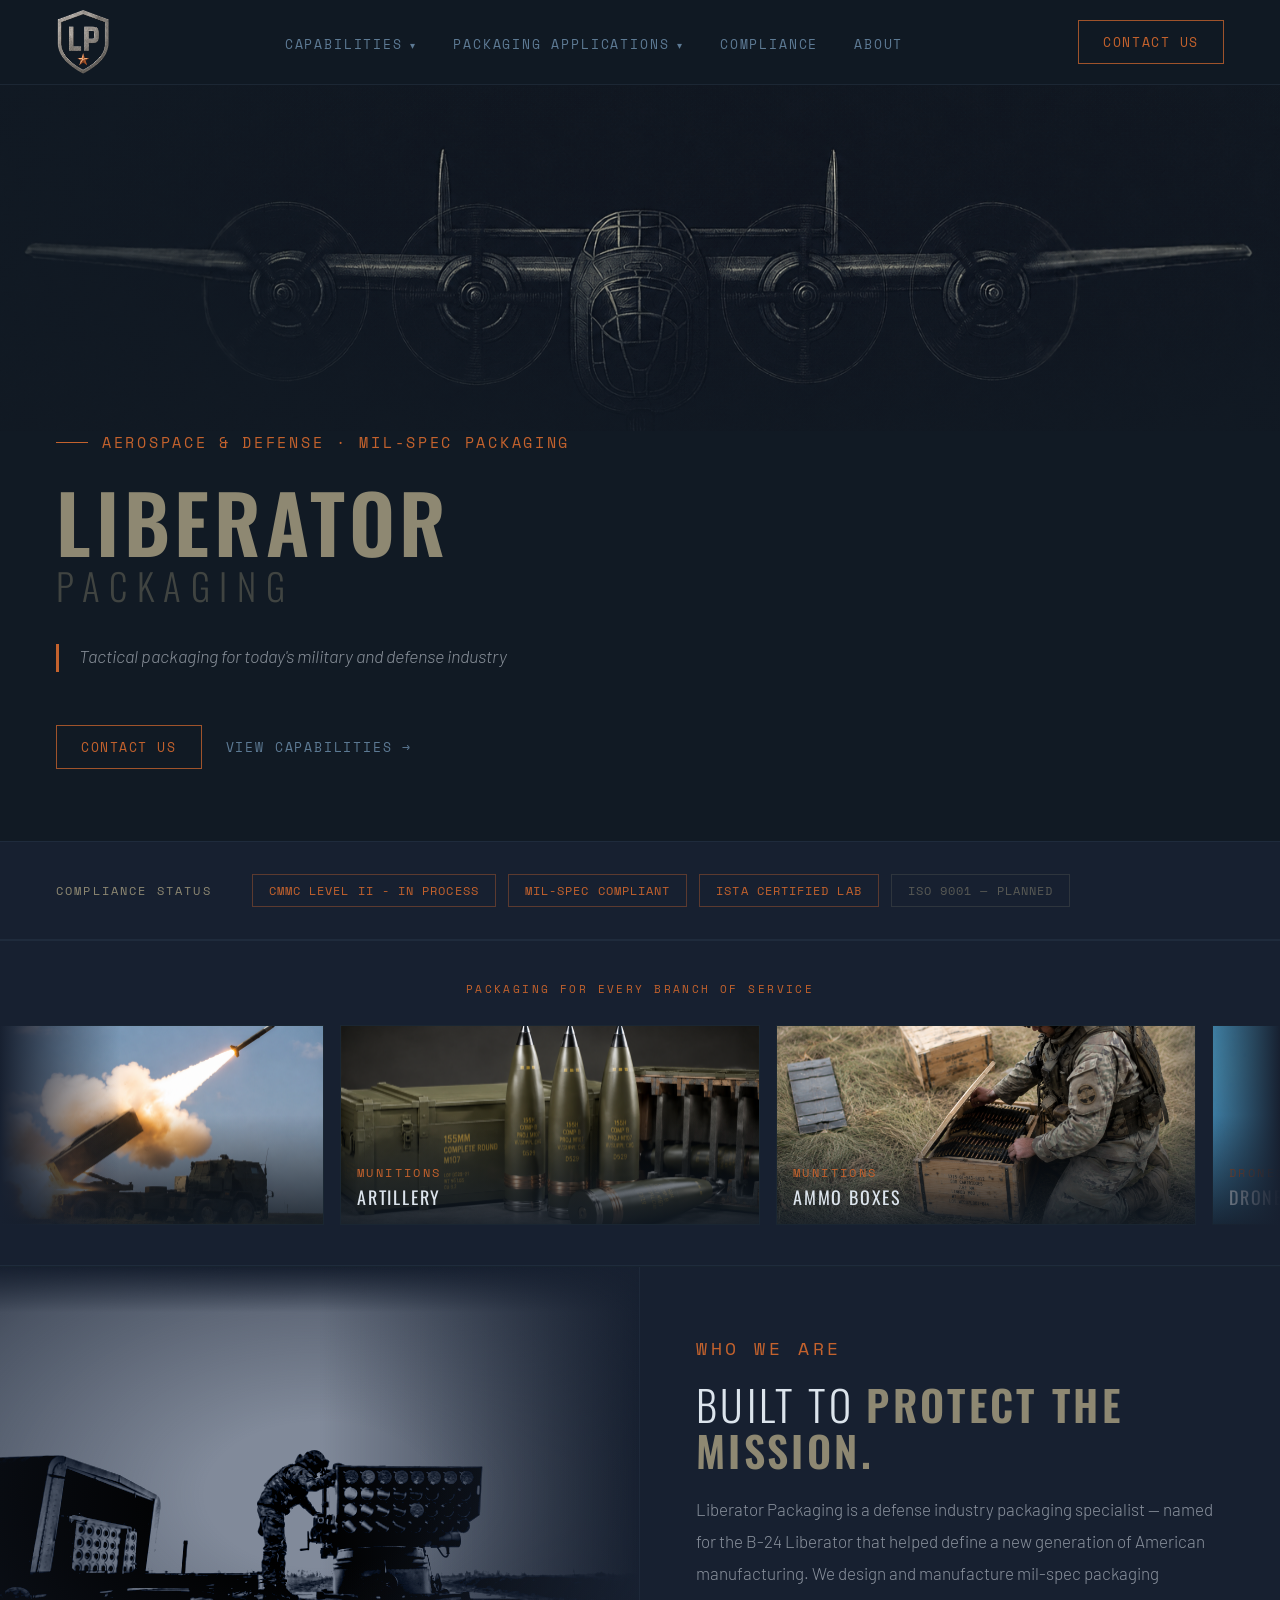
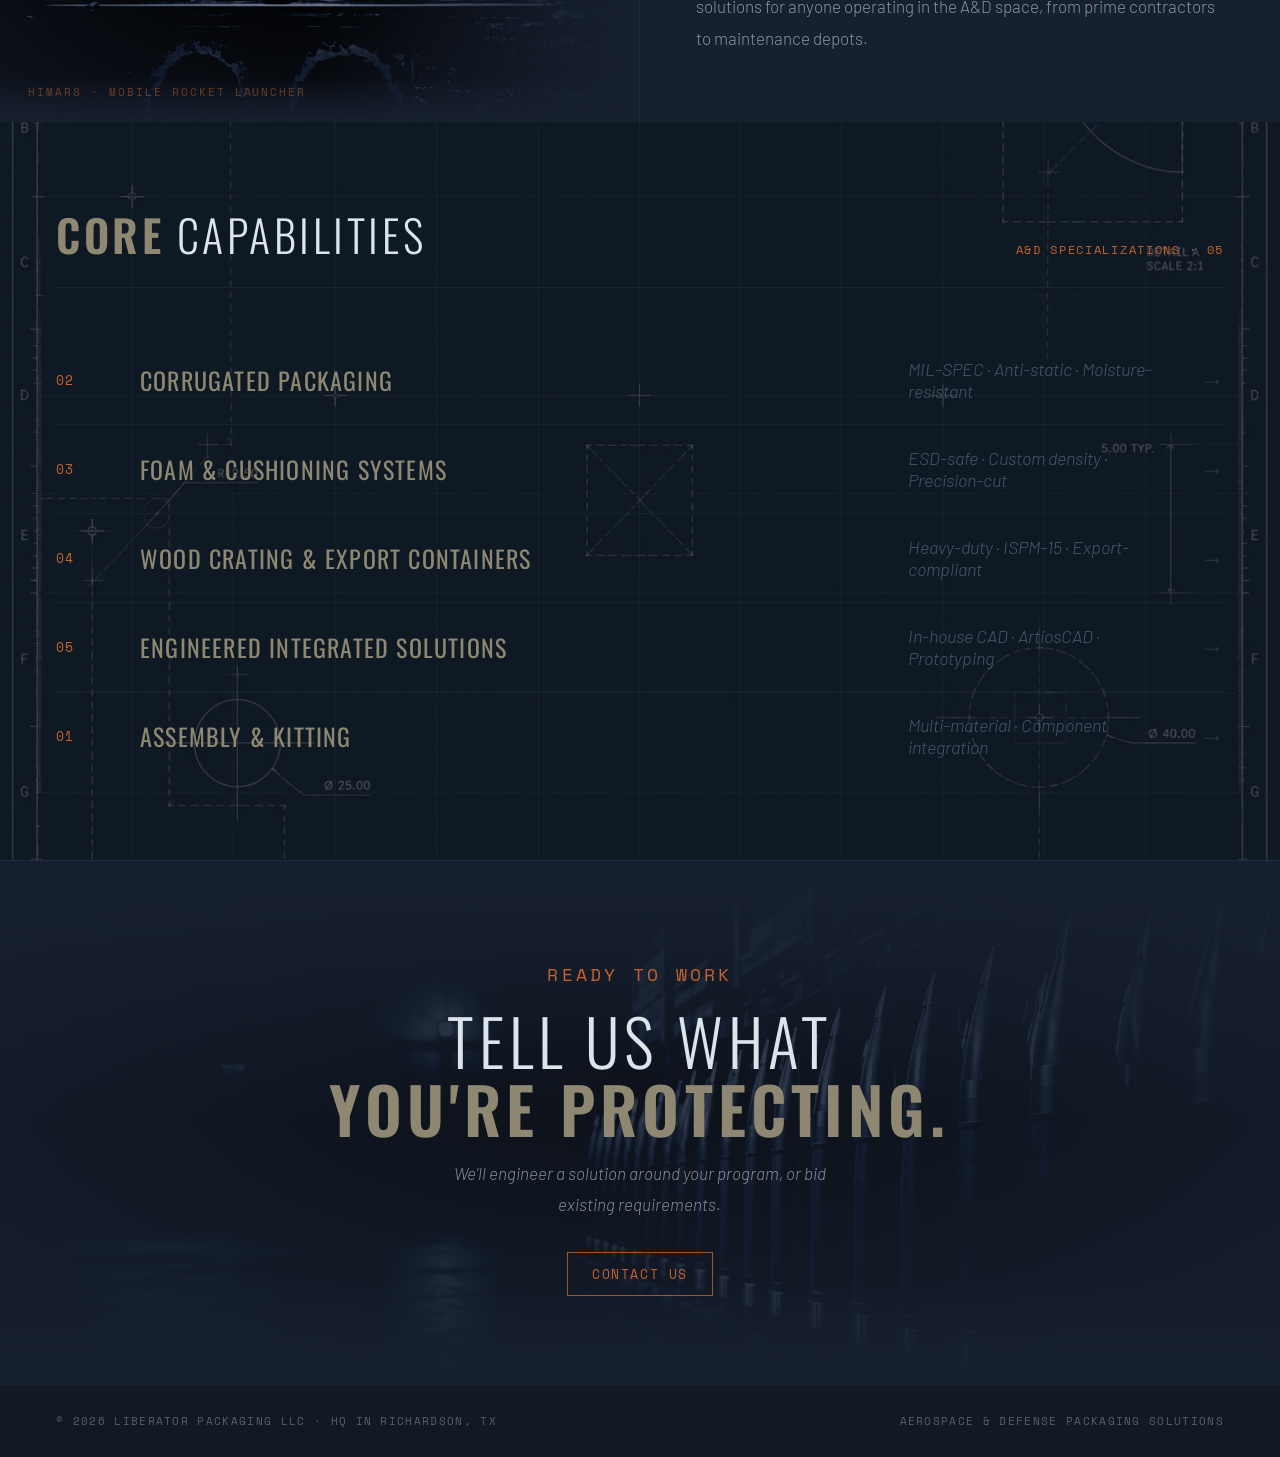
<file: index.html>
<!DOCTYPE html>
<html lang="en">
<head>
<meta charset="UTF-8">
<meta name="viewport" content="width=device-width, initial-scale=1.0">
<title>Liberator Packaging · Aerospace & Defense Packaging Solutions</title>
<link rel="stylesheet" href="site.css">
<style>
/* ── HERO ── */
  .hero{
    min-height:59vh;position:relative;overflow:hidden;
  }
  .hero-text{
    position:relative;padding:0px 56px 72px;
    background:var(--bg);
    margin-top:-100px;
  }
  .plane-wrap{position:absolute;inset:0;display:flex;align-items:center;justify-content:center;}
  .plane-img{
    width:100%;
    height:auto;
    filter:brightness(100%) contrast(100%) sepia(10%) hue-rotate(8deg);
    mix-blend-mode:normal;
    margin-top:15px;
  }
  .plane-overlay-base{position:absolute;inset:0;background:rgba(17,26,36,0.15);}
  .plane-overlay-vignette{
    position:absolute;inset:0;
    background:radial-gradient(ellipse 80% 70% at 62% 38%,
      transparent 0%,rgba(17,26,36,0.3) 45%,rgba(17,26,36,0.75) 70%,rgba(17,26,36,0.80) 100%);
  }
  .plane-overlay-bottom{
    position:absolute;inset:0;
    background:linear-gradient(to bottom,
      rgba(17,26,36,0.2) 0%,transparent 25%,transparent 90%,
      rgba(17,26,36,0.7) 88%,rgba(17,26,36,0.98) 100%);
  }
  .hero-grid{
    position:absolute;inset:0;pointer-events:none;z-index:2;
    /*-background-image:
      linear-gradient(rgba(93,122,148,.035) 1px,transparent 1px),
      linear-gradient(90deg,rgba(93,122,148,.035) 1px,transparent 1px);
    background-size:56px 56px-*/;
  }
  .hero::after{
    content:'';position:absolute;inset:0;z-index:3;pointer-events:none;
    background-image:repeating-linear-gradient(0deg,transparent,transparent 2px,rgba(17,26,36,0.06) 2px,rgba(17,26,36,0.06) 4px);
  }

  .hero-content{position:relative;z-index:10;max-width:680px;}

  .hero-tag{
    font-family:'Space Mono',monospace;font-size:15px;letter-spacing:.18em;
    color:var(--copper);text-transform:uppercase;margin-bottom:32px;
    display:flex;align-items:center;gap:14px;
  }
  .hero-tag::before{content:'';width:32px;height:1px;background:var(--copper);}

  .hero-h1{
    font-family:'Oswald',sans-serif;font-weight:600;
    font-size:clamp(72px,10vw,80px);letter-spacing:.06em;
    line-height:.9;color:var(--stone);text-transform:uppercase;
  }
  .hero-h1 .sub{
    font-weight:300;font-size:.46em;letter-spacing:.26em;
    color:rgba(142,136,114,.38);display:block;margin-top:12px;
  }

  .hero-desc{
    margin:38px 0 52px;
    display:flex;gap:20px;align-items:flex-start;max-width:520px;
  }
  .hero-desc::before{content:'';flex:0 0 3px;height:28px;background:var(--copper);margin-top:4px;}
  .hero-desc p{font-size:18px;font-weight:300;line-height:1.8;color:var(--fog);font-style:italic;}

  .hero-actions{display:flex;gap:24px;align-items:center;}
  .btn-fill{
    font-family:'Space Mono',monospace;font-size:13px;letter-spacing:.14em;
    text-transform:uppercase;background:var(--copper);color:var(--bg);
    padding:16px 36px;text-decoration:none;font-weight:700;
    transition:background .2s;display:inline-block;
  }
  .btn-fill:hover{background:var(--copper2);}
  .btn-ghost{
    font-family:'Space Mono',monospace;font-size:13px;letter-spacing:.14em;
    text-transform:uppercase;color:var(--steel);text-decoration:none;transition:color .2s;
  }
  .btn-ghost:hover{color:var(--white);}

  .hero-coords{
    position:absolute;bottom:24px;right:56px;
    font-family:'Space Mono',monospace;font-size:11px;letter-spacing:.1em;
    color:rgba(93,122,148,.35);text-align:right;line-height:2;
  }

  /* ── COMPLIANCE ── */
  .compliance{
    display:flex;align-items:center;gap:40px;flex-wrap:wrap;
    padding:32px 56px;
    border-top:1px solid rgba(93,122,148,.12);
    border-bottom:1px solid rgba(93,122,148,.12);
    background:var(--bg2);
  }
  .comp-label{font-family:'Space Mono',monospace;font-size:12px;letter-spacing:.18em;color:var(--stone);text-transform:uppercase;white-space:nowrap;}
  .comp-badges{display:flex;gap:12px;flex-wrap:wrap;}
  .badge{font-family:'Space Mono',monospace;font-size:12px;letter-spacing:.09em;color:rgba(142,136,114,.55);border:1px solid rgba(142,136,114,.2);padding:7px 16px;text-transform:uppercase;}
  .badge.on{color:var(--copper);border-color:rgba(196,98,45,.4);}

  /* ── ABOUT ── */
  .about{
    display:grid;grid-template-columns:1fr 1fr;
    border-top:1px solid rgba(93,122,148,.1);
    min-height:420px;overflow:hidden;
  }
  .about-vis{
    background:var(--bg2);position:relative;overflow:hidden;
    display:flex;align-items:center;justify-content:center;
    border-right:1px solid rgba(93,122,148,.1);
  }
  .about-plane-img{
    width:100%;height:100%;object-fit:cover;object-position:center center;
    filter:grayscale(100%) contrast(160%) brightness(50%) sepia(35%) hue-rotate(8deg);
    mix-blend-mode:luminosity;
  }
  .about-vis-fade{
    position:absolute;inset:0;
    background:
      radial-gradient(ellipse 90% 80% at 50% 50%,transparent 20%,rgba(23,32,48,0.5) 70%,rgba(23,32,48,0.9) 100%),
      linear-gradient(to right,transparent 50%,var(--bg2) 100%),
      linear-gradient(to bottom,var(--bg2) 0%,transparent 10%,transparent 90%,var(--bg2) 100%);
  }
  .about-vis-label{
    position:absolute;bottom:22px;left:28px;
    font-family:'Space Mono',monospace;font-size:11px;letter-spacing:.18em;
    color:rgba(196,98,45,.5);text-transform:uppercase;z-index:2;
  }
  .about-text{padding:68px 56px;display:flex;flex-direction:column;justify-content:center;background:var(--bg2);}
  .section-tag{font-family:'Space Mono',monospace;font-size:18px;letter-spacing:.2em;color:var(--copper);text-transform:uppercase;margin-bottom:20px;}
  .about-text h2{font-family:'Oswald',sans-serif;font-weight:300;font-size:42px;letter-spacing:.08em;color:var(--white);text-transform:uppercase;margin-bottom:20px;line-height:1.1;}
  .about-text h2 strong{font-weight:600;color:var(--stone);}
  .about-text p{font-size:17px;font-weight:300;line-height:1.9;color:var(--fog);}

  /* ── BRANCHES ── */
  .branches{
    padding:40px 0;overflow:hidden;
    background:var(--bg2);
    border-top:1px solid rgba(93,122,148,.12);
    border-bottom:1px solid rgba(93,122,148,.12);
  }
  .branches-header{
    font-family:'Space Mono',monospace;font-size:11px;letter-spacing:.22em;
    color:var(--copper);text-transform:uppercase;
    text-align:center;margin-bottom:28px;opacity:1;
  }
  .branches-track-wrap{overflow:hidden;position:relative;}
  .branches-track-wrap::before,.branches-track-wrap::after{
    content:'';position:absolute;top:0;bottom:0;width:120px;z-index:2;pointer-events:none;
  }
  .branches-track-wrap::before{left:0;background:linear-gradient(to right,var(--bg2),transparent);}
  .branches-track-wrap::after{right:0;background:linear-gradient(to left,var(--bg2),transparent);}
  .branches-track{
    display:flex;gap:16px;width:max-content;
  }
  .branch-card{
    flex:0 0 420px;height:200px;position:relative;overflow:hidden;
    border:1px solid rgba(93,122,148,.12);
    background:var(--bg);
  }
  .branch-card img{
    width:100%;height:100%;object-fit:cover;
    /* filter:grayscale(70%) contrast(120%) brightness(55%) sepia(20%) hue-rotate(8deg); */
    transition:filter .4s;
  }
  .branch-card:hover img{filter:grayscale(20%) contrast(110%) brightness(75%);}
  .branch-card-overlay{
    position:absolute;inset:0;
    background:linear-gradient(to top,rgba(17,26,36,.88) 0%,transparent 55%);
  }
  .branch-card-label{
    position:absolute;bottom:0;left:0;right:0;padding:14px 16px;
  }
  .branch-card-label span{
    display:block;font-family:'Space Mono',monospace;font-size:12px;
    letter-spacing:.2em;color:var(--copper);text-transform:uppercase;margin-bottom:3px;
  }
  .branch-card-label strong{
    font-family:'Oswald',sans-serif;font-weight:400;font-size:18px;
    letter-spacing:.1em;color:var(--white);text-transform:uppercase;
  }

  /* ── CAPABILITIES ── */
  .capabilities{
    padding:80px 56px;position:relative;overflow:hidden;
    background:url('../Images/capabilities6.png') center/cover no-repeat;
  }
  .capabilities::before{
    content:'';position:absolute;inset:0;z-index:0;
    background:rgba(17,26,36,0.72);
  }
  .capabilities .cap-header,.capabilities .cap-list{position:relative;z-index:1;}
  .cap-header{display:flex;align-items:baseline;justify-content:space-between;margin-bottom:48px;border-bottom:1px solid rgba(93,122,148,.12);padding-bottom:20px;}
  .cap-header h2{font-family:'Oswald',sans-serif;font-weight:300;font-size:44px;letter-spacing:.08em;color:var(--white);text-transform:uppercase;}
  .cap-header h2 strong{font-weight:600;color:var(--stone);}
  .cap-header span{font-family:'Space Mono',monospace;font-size:12px;letter-spacing:.14em;color:var(--copper);text-transform:uppercase;}
  .cap-list{display:flex;flex-direction:column;}
  .cap-row{
    display:grid;grid-template-columns:56px 1fr 260px 28px;
    align-items:center;gap:28px;
    padding:22px 0;border-bottom:1px solid rgba(93,122,148,.1);
    transition:all .2s;cursor:pointer;text-decoration:none;color:inherit;
  }
  .cap-row:hover .cap-name{color:var(--white);}
  .cap-row:hover .cap-arr{opacity:1;color:var(--copper);}
  .cap-row:hover .cap-detail{opacity:1;color:var(--white);}
  .cap-num{font-family:'Space Mono',monospace;font-size:13px;color:var(--copper);letter-spacing:.1em;}
  .cap-name{font-family:'Oswald',sans-serif;font-weight:400;font-size:24px;letter-spacing:.05em;color:var(--stone);text-transform:uppercase;transition:color .2s;}
  .cap-detail{font-size:18px;font-weight:300;color:rgba(93,122,148,.65);font-style:italic;}
  .cap-arr{font-size:24px;color:var(--steel);opacity:.3;transition:all .2s;justify-self:end;}

  /* ── CTA ── */
  .cta{
    padding:100px 56px;background:var(--bg2);
    border-top:1px solid rgba(93,122,148,.12);
    text-align:center;position:relative;overflow:hidden;min-height:440px;
    display:flex;align-items:center;justify-content:center;
  }
  .cta-plane-wrap{position:absolute;inset:0;}
  .cta-plane-img{
    width:100%;height:100%;object-fit:cover;object-position:center 20%;
    filter:grayscale(100%) contrast(200%) brightness(35%) sepia(30%) hue-rotate(8deg);
    mix-blend-mode:luminosity;opacity:.75;
  }
  .cta-overlay{
    position:absolute;inset:0;
    background:
      radial-gradient(ellipse 60% 60% at 50% 40%,rgba(23,32,48,0.3) 0%,rgba(23,32,48,0.85) 100%),
      linear-gradient(to bottom,var(--bg2) 0%,transparent 50%,transparent 80%,var(--bg2) 100%);
  }
  .cta-content{position:relative;z-index:1;}
  .cta-tag{font-family:'Space Mono',monospace;font-size:18px;letter-spacing:.18em;color:var(--copper);text-transform:uppercase;margin-bottom:20px;}
  .cta h2{font-family:'Oswald',sans-serif;font-weight:300;font-size:clamp(40px,5vw,64px);letter-spacing:.08em;color:var(--white);text-transform:uppercase;margin-bottom:16px;line-height:1.05;}
  .cta h2 strong{font-weight:600;color:var(--stone);}
  .cta p{font-size:17px;font-weight:300;color:var(--fog);max-width:420px;margin:0 auto 40px;line-height:1.85;font-style:italic;}
to{opacity:1;transform:none;}

  @media(max-width:1024px){
    .hero-text{padding:0 32px 56px;}
    .about{grid-template-columns:1fr;}
    .capabilities{padding:60px 32px;}
  }
  @media(max-width:768px){
    .hero-text{padding:0 20px 40px;}
    .hero-h1{font-size:clamp(52px,12vw,72px);}
    .compliance{padding:20px 20px;gap:12px;}
    .about{grid-template-columns:1fr;}
    .about-vis{min-height:240px;}
    .about-text{padding:40px 24px;}
    .branches .branches-header{padding:0 20px;}
    .capabilities{padding:40px 20px;}
    .cap-row{grid-template-columns:36px 1fr 20px;gap:12px;}
    .cap-detail{display:none;}
    .cta{padding:60px 20px;min-height:320px;}
    .section-tag{font-size:14px;}
  }
</style>
</head>
<body>

<nav>
  <a href="index.html"><img class="nav-logo" src="../Images/Logo/Simple (Star) no bg.png" alt="Liberator Packaging"></a>
  <button class="nav-toggle" aria-label="Open navigation" aria-expanded="false"><span></span><span></span><span></span></button>
  <ul class="nav-links">
    <li class="has-dropdown">
      <a href="#">Capabilities</a>
      <ul class="nav-dropdown">
        <li><a href="corrugated-packaging.html">Corrugated Packaging</a></li>
        <li><a href="foam-cushioning.html">Foam &amp; Cushioning Systems</a></li>
        <li><a href="wood-crating.html">Wood Crating &amp; Export Containers</a></li>
        <li><a href="integrated-solutions.html">Engineered Integrated Solutions</a></li>
        <li><a href="assembly-kitting.html">Assembly &amp; Kitting</a></li>
      </ul>
    </li>
    <li class="has-dropdown">
      <a href="#">Packaging Applications</a>
      <ul class="nav-dropdown">
        <li><a href="drones.html">Drones</a></li>
        <li><a href="munitions.html">Munitions</a></li>
        <li><a href="manufactured-parts.html">Manufactured Parts</a></li>
        <li><a href="electronic-components.html">Electronic Components</a></li>
        <li><a href="custom-packaging-solutions.html">Custom Packaging Solutions</a></li>
      </ul>
    </li>
    <li><a href="compliance.html">Compliance</a></li>
    <li><a href="about.html">About</a></li>
    <a href="contact.html" class="nav-mobile-cta">Contact Us</a>
  </ul>
  <a href="contact.html" class="nav-cta">Contact Us</a>
</nav>

<section class="hero">
  <div class="plane-wrap">
    <img class="plane-img" src="../Images/Logo/plane on logo no bg.png" alt="B-24 Liberator"/>
    <div class="plane-overlay-base"></div>
    <div class="plane-overlay-vignette"></div>
    <div class="plane-overlay-bottom"></div>
  </div>
  <div class="hero-grid"></div>
</section>

<section class="hero-text">
  <div class="hero-content">
    <div class="hero-tag r1">Aerospace &amp; Defense · MIL-SPEC Packaging</div>
    <div class="hero-h1 r2">LIBERATOR<span class="sub">Packaging</span></div>
    <div class="hero-desc r3">
      <p>Tactical packaging for today's military and defense industry</p>
    </div>
    <div class="hero-actions r4">
      <a href="contact.html" class="nav-cta">Contact Us</a>
      <a href="#capabilities" class="btn-ghost">View Capabilities →</a>
    </div>
  </div>
  <div class="hero-coords"></div>
</section>

<div class="compliance">
  <span class="comp-label">Compliance Status</span>
  <div class="comp-badges">
    <span class="badge on">CMMC Level II - In Process</span>
    <span class="badge on">MIL-SPEC Compliant</span>
    <span class="badge on">ISTA Certified Lab</span>
    <span class="badge">ISO 9001 — Planned</span>
  </div>
</div>

<div class="branches">
  <div class="branches-header">Packaging for Every Branch of Service</div>
  <div class="branches-track-wrap">
    <div class="branches-track">
      <!-- Set 1 -->
      <div class="branch-card"><img src="../Images/missle.png" alt="Missiles"/><div class="branch-card-overlay"></div><div class="branch-card-label"><span>Munitions</span><strong>Missiles</strong></div></div>
      <div class="branch-card"><img src="../Images/mortar.png" alt="Artillery"/><div class="branch-card-overlay"></div><div class="branch-card-label"><span>Munitions</span><strong>Artillery</strong></div></div>
      <div class="branch-card"><img src="../Images/ammo box.png" alt="Ammo Boxes"/><div class="branch-card-overlay"></div><div class="branch-card-label"><span>Munitions</span><strong>Ammo Boxes</strong></div></div>
      <div class="branch-card"><img src="../Images/drone.jpg" alt="Drones"/><div class="branch-card-overlay"></div><div class="branch-card-label"><span>Drones</span><strong>Drones</strong></div></div>
      <div class="branch-card"><img src="../Images/helicopter parts.png" alt="Manufactured Parts"/><div class="branch-card-overlay"></div><div class="branch-card-label"><span>Manufactured Parts</span><strong>Helicopter Parts</strong></div></div>
      <div class="branch-card"><img src="../Images/engine.jpg" alt="Engines"/><div class="branch-card-overlay"></div><div class="branch-card-label"><span>Manufactured Parts</span><strong>Engines</strong></div></div>
      <div class="branch-card"><img src="../Images/server rack.png" alt="Server Crates"/><div class="branch-card-overlay"></div><div class="branch-card-label"><span>Electronic Components</span><strong>Server Rack Crates</strong></div></div>
      <div class="branch-card"><img src="../Images/circuit board.jpg" alt="Circuit Board & Sensors"/><div class="branch-card-overlay"></div><div class="branch-card-label"><span>Electronic Components</span><strong>Circuit Board & Sensors</strong></div></div>
      <!-- Set 2 — duplicate for seamless loop -->
      <div class="branch-card"><img src="../Images/missle.png" alt="Missiles"/><div class="branch-card-overlay"></div><div class="branch-card-label"><span>Munitions</span><strong>Missiles</strong></div></div>
      <div class="branch-card"><img src="../Images/mortar.png" alt="Artillery"/><div class="branch-card-overlay"></div><div class="branch-card-label"><span>Munitions</span><strong>Artillery</strong></div></div>
      <div class="branch-card"><img src="../Images/ammo box.png" alt="Ammo Boxes"/><div class="branch-card-overlay"></div><div class="branch-card-label"><span>Munitions</span><strong>Ammo Boxes</strong></div></div>
      <div class="branch-card"><img src="../Images/drone.jpg" alt="Drones"/><div class="branch-card-overlay"></div><div class="branch-card-label"><span>Drones</span><strong>Drones</strong></div></div>
      <div class="branch-card"><img src="../Images/helicopter parts.png" alt="Manufactured Parts"/><div class="branch-card-overlay"></div><div class="branch-card-label"><span>>Manufactured Parts</span><strong>Helicopter Parts</strong></div></div>
      <div class="branch-card"><img src="../Images/engine.jpg" alt="Engines"/><div class="branch-card-overlay"></div><div class="branch-card-label"><span>Manufactured Parts</span><strong>Engines</strong></div></div>
      <div class="branch-card"><img src="../Images/server rack.png" alt="Server Crates"/><div class="branch-card-overlay"></div><div class="branch-card-label"><span>Electronic Components</span><strong>Server Rack Crates</strong></div></div>
      <div class="branch-card"><img src="../Images/circuit board.jpg" alt="Circuit Board & Sensors"/><div class="branch-card-overlay"></div><div class="branch-card-label"><span>Electronic Components</span><strong>Circuit Board & Sensors</strong></div></div>

    </div>
  </div>
</div>

<section class="about">
  <div class="about-vis">
    <img class="about-plane-img" src="../Images/pexels-artguz-10842993.jpg" alt="Aerospace & Defense"/>
    <div class="about-vis-fade"></div>
    <div class="about-vis-label">HIMARS · mobile rocket launcher</div>
  </div>
  <div class="about-text">
    <div class="section-tag">Who we are</div>
    <h2>Built to <strong>protect the mission.</strong></h2>
    <p>Liberator Packaging is a defense industry packaging specialist — named for the B-24 Liberator that helped define a new generation of American manufacturing. We design and manufacture mil-spec packaging solutions for anyone operating in the A&amp;D space, from prime contractors to maintenance depots.</p>
  </div>
</section>

<section class="capabilities" id="capabilities">
  <div class="cap-header">
    <h2><strong>Core</strong> Capabilities</h2>
    <span>A&amp;D Specializations · 05</span>
  </div>
  <div class="cap-list">
    <a href="corrugated-packaging.html" class="cap-row"><span class="cap-num">02</span><span class="cap-name">Corrugated Packaging</span><span class="cap-detail">MIL-SPEC · Anti-static · Moisture-resistant</span><span class="cap-arr">→</span></a>
    <a href="foam-cushioning.html" class="cap-row"><span class="cap-num">03</span><span class="cap-name">Foam &amp; Cushioning Systems</span><span class="cap-detail">ESD-safe · Custom density · Precision-cut</span><span class="cap-arr">→</span></a>
    <a href="wood-crating.html" class="cap-row"><span class="cap-num">04</span><span class="cap-name">Wood Crating &amp; Export Containers</span><span class="cap-detail">Heavy-duty · ISPM-15 · Export-compliant</span><span class="cap-arr">→</span></a>
    <a href="integrated-solutions.html" class="cap-row"><span class="cap-num">05</span><span class="cap-name">Engineered Integrated Solutions</span><span class="cap-detail">In-house CAD · ArtiosCAD · Prototyping</span><span class="cap-arr">→</span></a>
    <a href="assembly-kitting.html" class="cap-row"><span class="cap-num">01</span><span class="cap-name">Assembly &amp; Kitting</span><span class="cap-detail">Multi-material · Component integration</span><span class="cap-arr">→</span></a>
  </div>
</section>

<section class="cta">
  <div class="cta-plane-wrap">
    <img class="cta-plane-img" src="../Images/155mm storage.png" alt="B-24 Liberator"/>
    <div class="cta-overlay"></div>
  </div>
  <div class="cta-content">
    <div class="cta-tag">Ready to work</div>
    <h2>Tell us what<br><strong>you're protecting.</strong></h2>
    <!-- <p>Need something custom? We'll design a new packaging solution and can build to spec.</p> -->
    <p>We'll engineer a solution around your program, or bid existing requirements.</p>
    <a href="contact.html" class="nav-cta">Contact Us</a>
  </div>
</section>

<footer>
  <span>© 2026 Liberator Packaging LLC · HQ in Richardson, TX</span>
  <span>Aerospace &amp; Defense Packaging Solutions</span>
</footer>

<script src="site.js" defer></script>
<script>
(function(){
  var track = document.querySelector('.branches-track');
  if(!track) return;
  var cards = track.querySelectorAll('.branch-card');
  var half = cards.length / 2;
  var gap = 16;
  var speed = window.innerWidth <= 768 ? 2.25 : 3;
  var offset = 0;
  var resetAt = 0;
  var paused = false;

  function measureReset(){
    var card = cards[0];
    if(!card) return;
    resetAt = (card.offsetWidth + gap) * half;
  }

  measureReset();
  window.addEventListener('resize', function(){ measureReset(); speed = window.innerWidth <= 768 ? 2.25 : 3; });

  track.addEventListener('mouseenter', function(){ paused = true; });
  track.addEventListener('mouseleave', function(){ paused = false; });

  function step(){
    if(!paused && resetAt > 0){
      offset += speed;
      if(offset >= resetAt) offset = 0;
      track.style.transform = 'translateX(-' + offset + 'px)';
    }
    requestAnimationFrame(step);
  }
  requestAnimationFrame(step);
})();
</script>
</body>
</html>
</file>
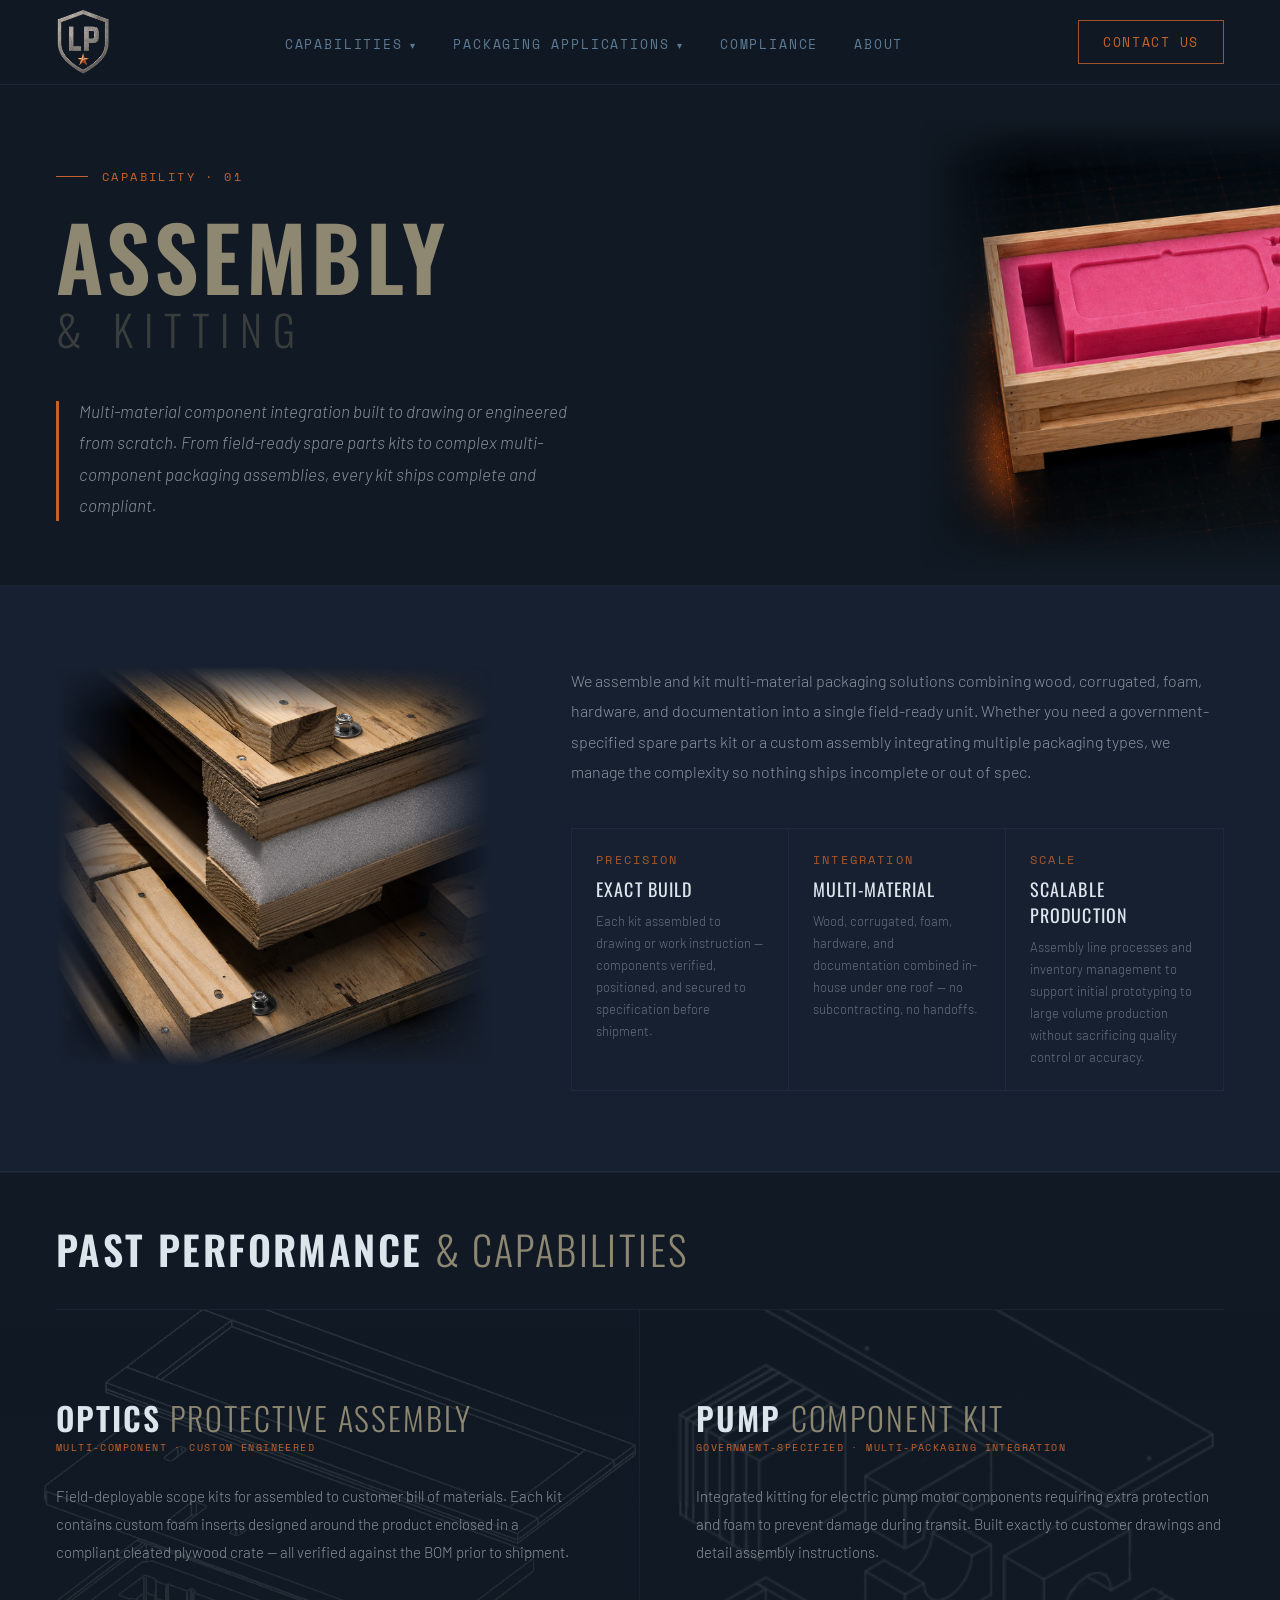
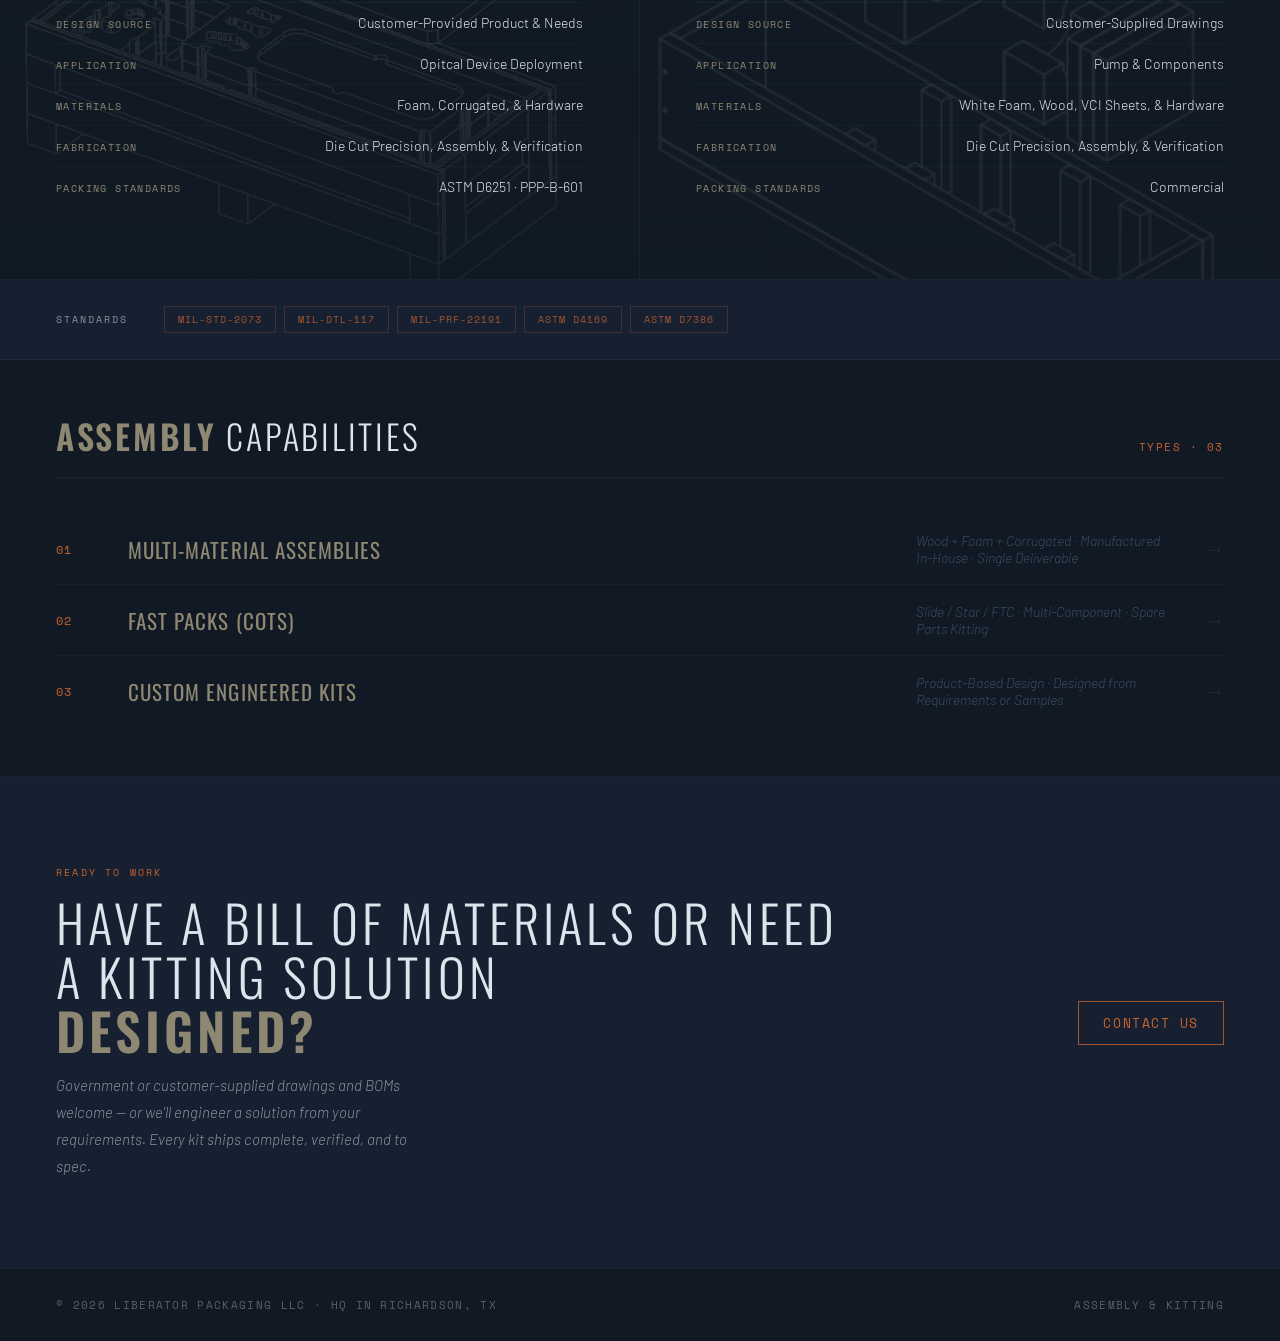
<file: assembly-kitting.html>
<!DOCTYPE html>
<html lang="en">
<head>
<meta charset="UTF-8">
<meta name="viewport" content="width=device-width, initial-scale=1.0">
<title>Assembly & Kitting · Liberator Packaging</title>
<link rel="stylesheet" href="site.css">
<style>
/* HERO */
  .hero{
    padding:120px 56px 15px;
    border-bottom:1px solid rgba(93,122,148,.1);
    display:flex;align-items:center;gap:64px;
  }
  .hero-content{flex:1;min-width:900px;}
  .hero-image{flex:0 0 400px;width:100px;display:flex;align-items:center;justify-content:center;margin-right:300px;}
  .hero-image img{
    width:150%;height:auto;display:block;
    -webkit-mask-image:linear-gradient(to right, transparent, black 18%, black 82%, transparent),
                       linear-gradient(to bottom, transparent, black 12%, black 88%, transparent);
    -webkit-mask-composite:destination-in;
    mask-image:linear-gradient(to right, transparent, black 18%, black 82%, transparent),
               linear-gradient(to bottom, transparent, black 12%, black 88%, transparent);
    mask-composite:intersect;
  }
  .hero-tag{
    font-family:'Space Mono',monospace;font-size:12px;letter-spacing:.2em;
    color:var(--copper);text-transform:uppercase;margin-bottom:32px;
    display:flex;align-items:center;gap:14px;
  }
  .hero-tag::before{content:'';width:32px;height:1px;background:var(--copper);}
  .hero h1{
    font-family:'Oswald',sans-serif;font-weight:600;
    font-size:clamp(56px,8vw,88px);letter-spacing:.05em;
    line-height:.88;color:var(--stone);text-transform:uppercase;
    max-width:720px;margin-bottom:48px;
  }
  .hero h1 em{
    font-style:normal;font-weight:300;font-size:.48em;letter-spacing:.26em;
    color:rgba(142,136,114,.32);display:block;margin-top:16px;
  }
  .hero-desc{
    display:flex;gap:20px;align-items:flex-start;max-width:540px;
  }
  .hero-desc::before{content:'';flex:0 0 3px;height:120px;background:var(--copper);margin-top:5px;}
  .hero-desc p{font-size:17px;font-weight:300;line-height:1.85;color:var(--fog);font-style:italic;}

  /* SUMMARY */
  .summary{
    padding:80px 56px;
    background:var(--bg2);
    border-bottom:1px solid rgba(93,122,148,.1);
  }
  .summary-inner{
    display:grid;grid-template-columns:1fr 1.5fr;
    gap:80px;align-items:start;
  }
  .section-tag{font-family:'Space Mono',monospace;font-size:11px;letter-spacing:.2em;color:var(--copper);text-transform:uppercase;margin-bottom:20px;}
  .summary-left-img{
    width:100%;height:400px;object-fit:fill;display:block;
    -webkit-mask-image:linear-gradient(to right, transparent, black 18%, black 82%, transparent),
                       linear-gradient(to bottom, transparent, black 12%, black 88%, transparent);
    -webkit-mask-composite:destination-in;
    mask-image:linear-gradient(to right, transparent, black 18%, black 82%, transparent),
               linear-gradient(to bottom, transparent, black 12%, black 88%, transparent);
    mask-composite:intersect;
    border:1px solid rgba(93,122,148,.15);
  }
  .summary-right>p{font-size:16px;font-weight:300;line-height:1.9;color:var(--fog);margin-bottom:40px;}
  .summary-pillars{
    display:grid;grid-template-columns:repeat(3,1fr);
    border:1px solid rgba(93,122,148,.12);
  }
  .pillar{
    padding:22px 24px;
    border-right:1px solid rgba(93,122,148,.12);
  }
  .pillar:last-child{border-right:none;}
  .pillar-label{font-family:'Space Mono',monospace;font-size:12px;font-weight:500;letter-spacing:.18em;color:var(--copper);text-transform:uppercase;margin-bottom:8px;opacity:0.85;}
  .pillar-val{font-family:'Oswald',sans-serif;font-weight:400;font-size:18px;letter-spacing:.06em;color:var(--white);text-transform:uppercase;margin-bottom:8px;}
  .pillar-desc{font-size:13px;font-weight:300;line-height:1.7;color:rgba(220,228,236,.4);}
.programs-header-eyebrow{
    font-family:'Space Mono',monospace;font-size:11px;letter-spacing:.22em;
    color:var(--copper);text-transform:uppercase;margin-bottom:12px;
  }
.capabilities{
    padding:50px 56px;
    border-bottom:1px solid rgba(93,122,148,.1);
  }
/* CTA */
  .cta{
    padding:88px 56px;
    display:flex;align-items:center;justify-content:space-between;gap:48px;flex-wrap:wrap;
    background:var(--bg2);
  }
  .cta-tag{font-family:'Space Mono',monospace;font-size:10px;letter-spacing:.22em;color:var(--copper);text-transform:uppercase;margin-bottom:16px;}
  .cta h2{font-family:'Oswald',sans-serif;font-weight:300;font-size:clamp(34px,4vw,52px);letter-spacing:.08em;color:var(--white);text-transform:uppercase;line-height:1.05;}
  .cta h2 strong{font-weight:600;color:var(--stone);}
  .cta p{font-size:15px;font-weight:300;color:var(--fog);max-width:360px;margin-top:14px;line-height:1.8;font-style:italic;}
/* PROGRAM BACKGROUNDS */
  #kitting-program {
    background-image:
      linear-gradient(rgba(17,26,36,0.89), rgba(17,26,36,0.95)),
      url('/Images/Products/Optex.svg');
    background-size: cover;
    background-position: center;
    background-repeat: no-repeat;
  }
  #kitting-program:hover {
    background-image:
      linear-gradient(rgba(23,32,48,0.84), rgba(23,32,48,0.90)),
      url('/Images/Products/Optex.svg');
    background-size: cover;
    background-position: center;
    background-repeat: no-repeat;
  }
  #spares-program {
    background-image:
      linear-gradient(rgba(17,26,36,0.89), rgba(17,26,36,0.93)),
      url('/Images/Products/Sercel.svg');
    background-size: 100% 150%;
    background-position: center;
    background-repeat: no-repeat;
  }
  #spares-program:hover {
    background-image:
      linear-gradient(rgba(23,32,48,0.84), rgba(23,32,48,0.90)),
      url('/Images/Products/Sercel.svg');
    background-size: 100% 150%;
    background-position: center;
    background-repeat: no-repeat;
  }

  /* ANIMATIONS */
to{opacity:1;transform:none;}

  @media(max-width:1024px){
    .hero{flex-direction:column;padding:110px 32px 40px;gap:32px;}
    .hero-content{min-width:0 !important;flex:1;}
    .hero-image{flex:none !important;width:100% !important;max-width:480px;margin:0 auto !important;}
    .summary{grid-template-columns:1fr !important;}
    .summary-img-col,.summary-left-img-col{display:none;}
    .summary-text-col{border-left:none !important;padding:48px 32px !important;}
    .summary-inner{grid-template-columns:1fr !important;gap:0 !important;}
    .summary-right{padding:0 !important;}
  }
  @media(max-width:768px){
    .hero{padding:90px 20px 32px;gap:24px;}
    .hero-image{display:none;}
    .hero h1{font-size:clamp(42px,12vw,72px);}
    .hero-desc{max-width:100%;}
    .hero-desc::before{height:60px;}
    .summary-text-col{padding:40px 20px !important;}
    .capabilities{padding:40px 20px;}
    .cta{padding:48px 20px;flex-direction:column !important;gap:24px;align-items:flex-start;}
    .programs-header{padding:32px 20px 0;}
    .program{padding:32px 20px;}
    .standards{padding:16px 20px;}
    .app-card{flex:0 0 calc(100% - 3px) !important;}
  }
</style>
</head>
<body>

<!-- NAV -->
<nav>
  <a href="index.html"><img class="nav-logo" src="../Images/Logo/Simple (Star) no bg.png" alt="Liberator Packaging"></a>
  <button class="nav-toggle" aria-label="Open navigation" aria-expanded="false"><span></span><span></span><span></span></button>
  <ul class="nav-links">
    <li class="has-dropdown">
      <a href="#">Capabilities</a>
      <ul class="nav-dropdown">
        <li><a href="corrugated-packaging.html">Corrugated Packaging</a></li>
        <li><a href="foam-cushioning.html">Foam &amp; Cushioning Systems</a></li>
        <li><a href="wood-crating.html">Wood Crating &amp; Export Containers</a></li>
        <li><a href="integrated-solutions.html">Engineered Integrated Solutions</a></li>
        <li><a href="assembly-kitting.html">Assembly &amp; Kitting</a></li>
      </ul>
    </li>
    <li class="has-dropdown">
      <a href="#">Packaging Applications</a>
      <ul class="nav-dropdown">
        <li><a href="drones.html">Drones</a></li>
        <li><a href="munitions.html">Munitions</a></li>
        <li><a href="manufactured-parts.html">Manufactured Parts</a></li>
        <li><a href="electronic-components.html">Electronic Components</a></li>
        <li><a href="custom-packaging-solutions.html">Custom Packaging Solutions</a></li>
      </ul>
    </li>
    <li><a href="compliance.html">Compliance</a></li>
    <li><a href="about.html">About</a></li>
    <a href="contact.html" class="nav-mobile-cta">Contact Us</a>
  </ul>
  <a href="contact.html" class="nav-cta">Contact Us</a>
</nav>

<!-- HERO -->
<section class="hero">
  <div class="hero-content">
    <div class="hero-tag r1">Capability · 01</div>
    <h1 class="r2">Assembly<em>&amp; Kitting</em></h1>
    <div class="hero-desc r3">
      <p>Multi-material component integration built to drawing or engineered from scratch. From field-ready spare parts kits to complex multi-component packaging assemblies, every kit ships complete and compliant.</p>
    </div>
  </div>
  <div class="hero-image r3">
    <img src="../Images/assm & kitting.png" alt="Assembly and Kitting">
  </div>
</section>

<!-- SUMMARY -->
<section class="summary">
  <div class="summary-inner">
    <div class="summary-left">
      <img class="summary-left-img" src="../Images/woodfoam.png" alt="Assembly and Kitting">
    </div>
    <div class="summary-right">
      <p>We assemble and kit multi-material packaging solutions combining wood, corrugated, foam, hardware, and documentation into a single field-ready unit. Whether you need a government-specified spare parts kit or a custom assembly integrating multiple packaging types, we manage the complexity so nothing ships incomplete or out of spec.</p>
      <div class="summary-pillars">
        <div class="pillar">
          <div class="pillar-label">Precision</div>
          <div class="pillar-val">Exact Build</div>
          <div class="pillar-desc">Each kit assembled to drawing or work instruction — components verified, positioned, and secured to specification before shipment.</div>
        </div>
        <div class="pillar">
          <div class="pillar-label">Integration</div>
          <div class="pillar-val">Multi-Material</div>
          <div class="pillar-desc">Wood, corrugated, foam, hardware, and documentation combined in-house under one roof — no subcontracting, no handoffs.</div>
        </div>
        <div class="pillar">
          <div class="pillar-label">Scale</div>
          <div class="pillar-val">Scalable Production</div>
          <div class="pillar-desc">Assembly line processes and inventory management to support initial prototyping to large volume production without sacrificing quality control or accuracy.</div>
        </div>
      </div>
    </div>
  </div>
</section>

<!-- PROGRAMS HEADER -->
<div class="programs-header">
  <h2>Past Performance <span>&amp; Capabilities</span></h2>
</div>

<!-- TWO PROGRAMS -->
<div class="programs">

  <div class="program" id="kitting-program">
    <div class="prog-eyebrow"></div>
    <h2>Optics <span>Protective Assembly</span></h2>
    <div class="prog-ref">Multi-Component · Custom Engineered</div>
    <p>Field-deployable scope kits for assembled to customer bill of materials. Each kit contains custom foam inserts designed around the product enclosed in a compliant cleated plywood crate — all verified against the BOM prior to shipment.</p>
    <ul class="spec-list">
      <li><span class="spec-k">Design Source</span><span class="spec-v">Customer-Provided Product &amp; Needs</span></li>
      <li><span class="spec-k">Application</span><span class="spec-v">Opitcal Device Deployment</span></li>
      <li><span class="spec-k">Materials</span><span class="spec-v">Foam, Corrugated, & Hardware</span></li>
      <li><span class="spec-k">Fabrication</span><span class="spec-v">Die Cut Precision, Assembly, &amp; Verification</span></li>
      <li><span class="spec-k">Packing Standards</span><span class="spec-v">ASTM D6251 · PPP-B-601</span></li>
    </ul>
  </div>

  <div class="program" id="spares-program">
    <div class="prog-eyebrow"></div>
    <h2>Pump <span>Component Kit</span></h2>
    <div class="prog-ref">Government-Specified · Multi-Packaging Integration</div>
    <p>Integrated kitting for electric pump motor components requiring extra protection and foam to prevent damage during transit. Built exactly to customer drawings and detail assembly instructions.</p>
    <ul class="spec-list">
      <li><span class="spec-k">Design Source</span><span class="spec-v">Customer-Supplied Drawings</span></li>
      <li><span class="spec-k">Application</span><span class="spec-v">Pump &amp; Components</span></li>
      <li><span class="spec-k">Materials</span><span class="spec-v">White Foam, Wood, VCI Sheets, & Hardware</span></li>
      <li><span class="spec-k">Fabrication</span><span class="spec-v">Die Cut Precision, Assembly, &amp; Verification</span></li>
      <li><span class="spec-k">Packing Standards</span><span class="spec-v">Commercial</span></li>
    </ul>
  </div>

</div>

<!-- STANDARDS -->
<div class="standards">
  <span class="std-label">Standards</span>
  <div class="std-list">
    <span class="std hi">MIL-STD-2073</span>
    <span class="std hi">MIL-DTL-117</span>
    <span class="std hi">MIL-PRF-22191</span>
    <span class="std hi">ASTM D4169</span>
    <span class="std hi">ASTM D7386</span>
  </div>
</div>

<!-- CAPABILITIES -->
<section class="capabilities">
  <div class="cap-header">
    <h2><strong>Assembly</strong> Capabilities</h2>
    <span>Types · 03</span>
  </div>
  <div class="cap-row">
    <span class="cap-num">01</span>
    <span class="cap-name">Multi-Material Assemblies</span>
    <span class="cap-detail">Wood + Foam + Corrugated · Manufactured In-House · Single Deliverable</span>
    <span class="cap-arr">→</span>
  </div>
  <div class="cap-row">
    <span class="cap-num">02</span>
    <span class="cap-name">Fast Packs (CoTS)</span>
    <span class="cap-detail">Slide / Star / FTC · Multi-Component · Spare Parts Kitting</span>
    <span class="cap-arr">→</span>
  </div>
  <!-- <div class="cap-row">
    <span class="cap-num">03</span>
    <span class="cap-name">Government Kit Packs</span>
    <span class="cap-detail">Drawing-Controlled · Marked &amp; Labeled to Spec · CONUS &amp; OCONUS</span>
    <span class="cap-arr">→</span>
  </div> -->
  <div class="cap-row">
    <span class="cap-num">03</span>
    <span class="cap-name">Custom Engineered Kits</span>
    <span class="cap-detail">Product-Based Design · Designed from Requirements or Samples</span>
    <span class="cap-arr">→</span>
  </div>
</section>

<!-- CTA -->
<section class="cta">
  <div>
    <div class="cta-tag">Ready to work</div>
    <h2>Have a bill of materials or need<br>a kitting solution<br><strong>designed?</strong></h2>
    <p>Government or customer-supplied drawings and BOMs welcome — or we'll engineer a solution from your requirements. Every kit ships complete, verified, and to spec.</p>
  </div>
  <a href="contact.html" class="nav-cta">Contact Us</a>
</section>

<footer>
  <span>© 2026 Liberator Packaging LLC · HQ in Richardson, TX</span>
  <span>Assembly &amp; Kitting</span>
</footer>

<script src="site.js" defer></script>
</body>
</html>
</file>
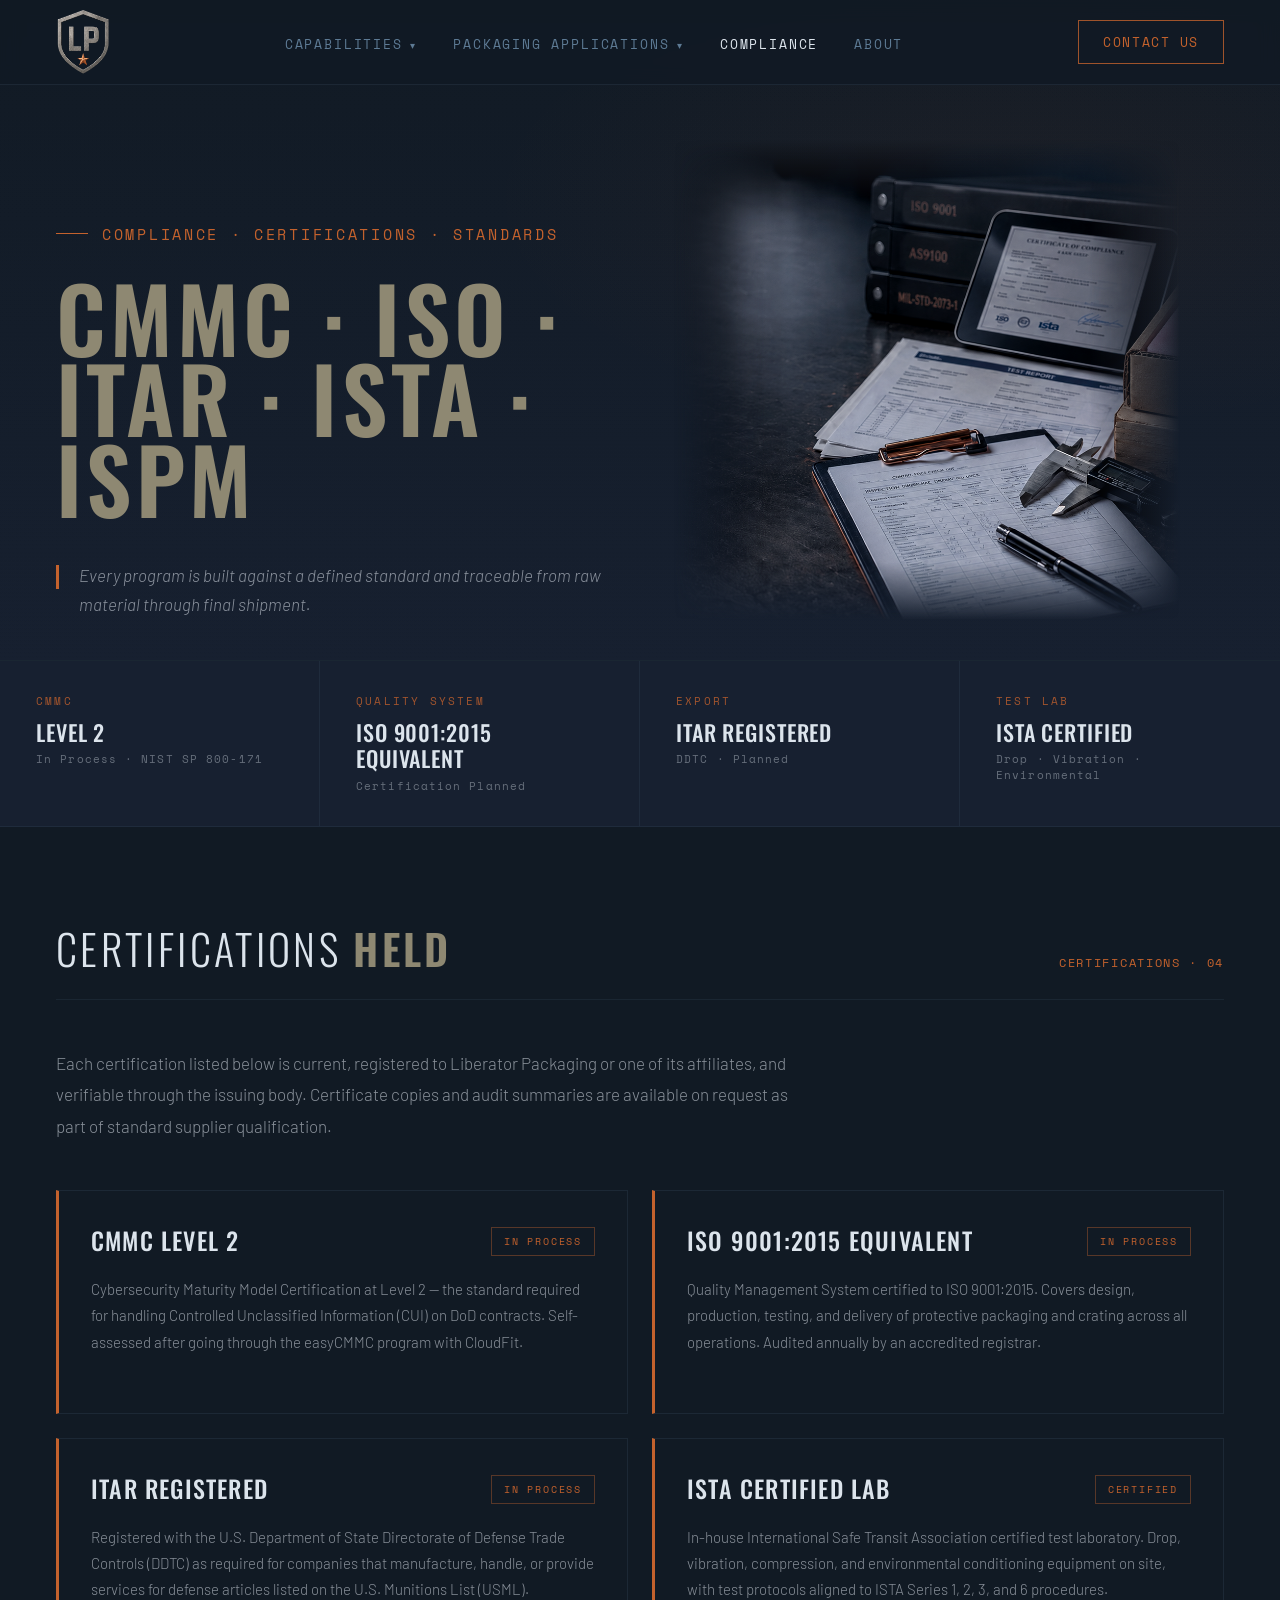
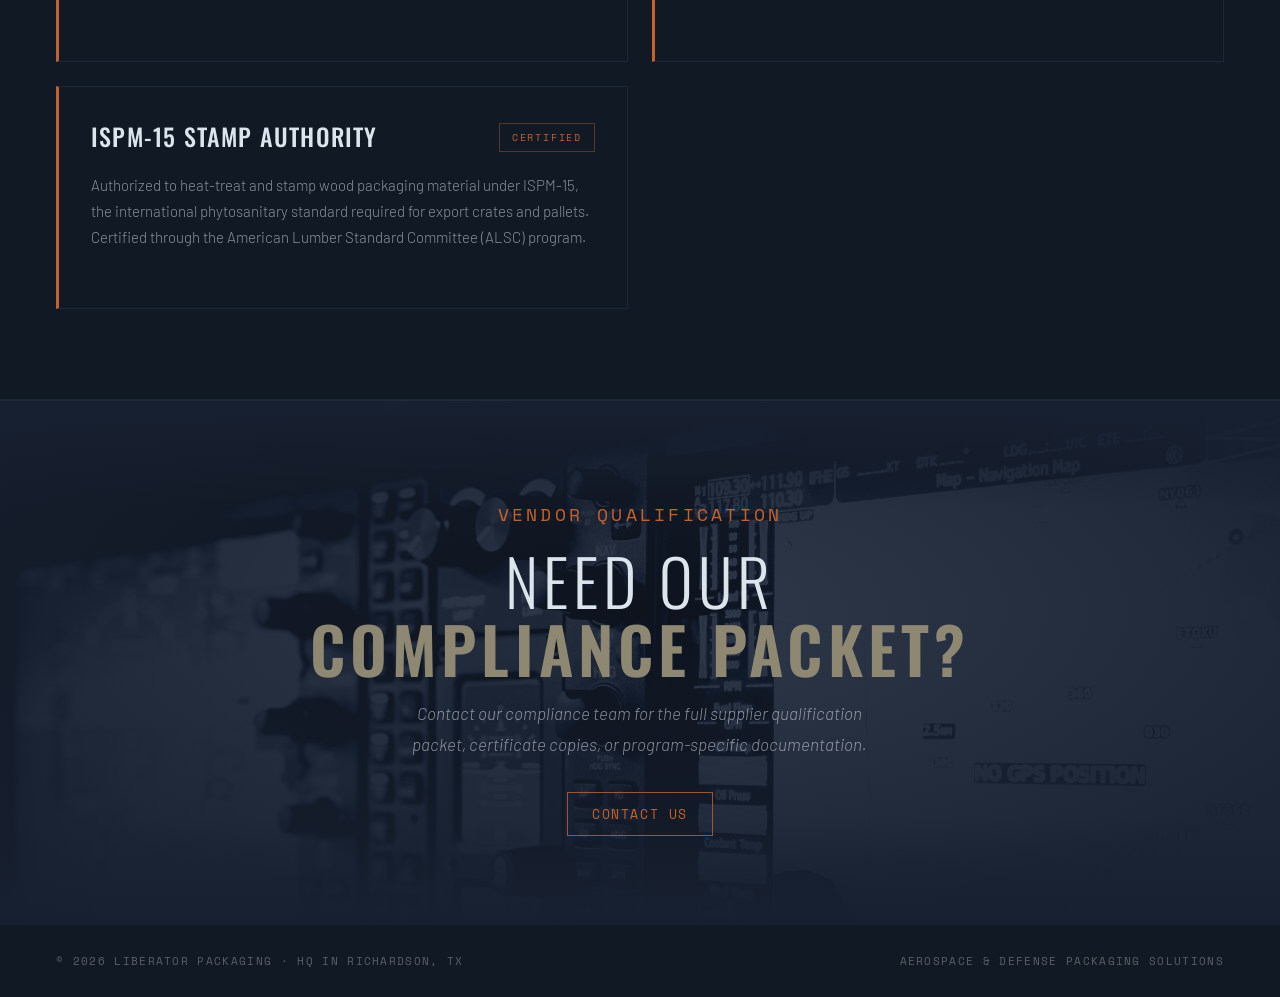
<file: compliance.html>
<!DOCTYPE html>
<html lang="en">
<head>
<meta charset="UTF-8">
<meta name="viewport" content="width=device-width, initial-scale=1.0">
<title>Compliance — Liberator Packaging</title>
<link rel="stylesheet" href="site.css">
<style>
/* ── PAGE HERO ── */
  .page-hero{
    padding:140px 100px 40px 56px;
    border-bottom:1px solid rgba(93,122,148,.12);
    position:relative;overflow:hidden;
  }
  .page-hero::before{
    content:'';position:absolute;inset:0;
    background:
      radial-gradient(ellipse 70% 60% at 80% 30%,rgba(196,98,45,.06) 0%,transparent 60%),
      linear-gradient(to bottom,var(--bg) 0%,var(--bg2) 100%);
    z-index:0;
  }
  .page-hero::after{
    content:'';position:absolute;inset:0;z-index:1;pointer-events:none;
    background-image:repeating-linear-gradient(0deg,transparent,transparent 2px,rgba(17,26,36,0.06) 2px,rgba(17,26,36,0.06) 4px);
  }
  .page-hero-inner{
    position:relative;z-index:2;
    display:grid;grid-template-columns:1fr minmax(0,45%);
    align-items:stretch;gap:56px;width:100%;
  }
  .page-hero-text{
    display:flex;flex-direction:column;justify-content:flex-end;
  }
  .page-hero-tag{
    font-family:'Space Mono',monospace;font-size:15px;letter-spacing:.18em;
    color:var(--copper);text-transform:uppercase;margin-bottom:32px;
    display:flex;align-items:center;gap:14px;
  }
  .page-hero-tag::before{content:'';width:32px;height:1px;background:var(--copper);}
  .page-hero h1{
    font-family:'Oswald',sans-serif;font-weight:600;
    font-size:clamp(52px,7vw,96px);letter-spacing:.05em;
    line-height:.9;color:var(--stone);text-transform:uppercase;
    margin-bottom:0px;
  }
  .page-hero h1 .sub{
    font-weight:300;font-size:.30em;letter-spacing:.26em;
    color:rgba(142,136,114,.45);display:block;margin-top:18px;
  }
  .page-hero-lede{
    display:flex;gap:20px;align-items:flex-start;margin-top:24px;
  }
  .page-hero-lede::before{content:'';flex:0 0 3px;height:24px;background:var(--copper);margin-top:4px;}
  .page-hero-lede p{font-size:17px;font-weight:300;line-height:1.75;color:var(--fog);font-style:italic;}
  .page-hero-photo{
    position:relative;min-height:480px;
  }
  .page-hero-photo img{
    width:100%;height:100%;object-fit:cover;object-position:center; padding:0 0 0 0;
    display:block;
    filter:saturate(0.85) contrast(1.05);
    -webkit-mask-image:linear-gradient(to right, transparent, black 18%, black 82%, transparent),
                       linear-gradient(to bottom, transparent, black 12%, black 88%, transparent);
    -webkit-mask-composite:destination-in;
    mask-image:linear-gradient(to right, transparent, black 18%, black 82%, transparent),
               linear-gradient(to bottom, transparent, black 12%, black 88%, transparent);
  }
  @media (max-width:1100px){
    .page-hero{padding:140px 56px 80px;}
    .page-hero-inner{grid-template-columns:1fr;gap:40px;}
    .page-hero-photo{display:none;}
  }

  /* ── QUICK FACTS STRIP ── */
  .facts{
    display:grid;grid-template-columns:repeat(4,1fr);
    background:var(--bg2);
    border-bottom:1px solid rgba(93,122,148,.12);
  }
  .fact{
    padding:32px 36px;border-right:1px solid rgba(93,122,148,.12);
  }
  .fact:last-child{border-right:none;}
  .fact .lbl{
    font-family:'Space Mono',monospace;font-size:11px;letter-spacing:.2em;
    color:rgba(196,98,45,.8);text-transform:uppercase;margin-bottom:10px;
  }
  .fact .val{
    font-family:'Oswald',sans-serif;font-weight:500;font-size:22px;
    letter-spacing:.04em;color:var(--white);text-transform:uppercase;line-height:1.2;
  }
  .fact .sub{
    font-family:'Space Mono',monospace;font-size:11px;letter-spacing:.1em;
    color:rgba(220,228,236,.4);margin-top:6px;
  }

  /* ── SECTION SCAFFOLDING ── */
  .section{padding:90px 56px;border-bottom:1px solid rgba(93,122,148,.12);}
  .section.alt{background:var(--bg2);}
  .section-header{
    display:flex;align-items:baseline;justify-content:space-between;
    margin-bottom:48px;border-bottom:1px solid rgba(93,122,148,.12);
    padding-bottom:20px;flex-wrap:wrap;gap:16px;
  }
  .section-header h2{
    font-family:'Oswald',sans-serif;font-weight:300;font-size:42px;
    letter-spacing:.08em;color:var(--white);text-transform:uppercase;
  }
  .section-header h2 strong{font-weight:600;color:var(--stone);}
  .section-header .count{
    font-family:'Space Mono',monospace;font-size:12px;letter-spacing:.14em;
    color:var(--copper);text-transform:uppercase;
  }
  .section-tag{
    font-family:'Space Mono',monospace;font-size:13px;letter-spacing:.22em;
    color:var(--copper);text-transform:uppercase;margin-bottom:18px;
    display:flex;align-items:center;gap:14px;
  }
  .section-tag::before{content:'';width:28px;height:1px;background:var(--copper);}
  .section-intro{
    max-width:760px;font-size:17px;font-weight:300;line-height:1.85;
    color:var(--fog);margin-bottom:48px;
  }

  /* ── CERT CARDS ── */
  .cert-grid{
    display:grid;grid-template-columns:repeat(2,1fr);gap:24px;
  }
  .cert-card{
    background:var(--bg);
    border:1px solid rgba(93,122,148,.15);
    border-left:3px solid var(--copper);
    padding:36px 32px;
    display:flex;flex-direction:column;
    transition:border-color .25s,background .25s;
  }
  .cert-card:hover{border-color:rgba(196,98,45,.4);}
  .cert-card .cert-head{
    display:flex;align-items:flex-start;justify-content:space-between;
    margin-bottom:20px;gap:16px;
  }
  .cert-card .cert-title{
    font-family:'Oswald',sans-serif;font-weight:500;font-size:24px;
    letter-spacing:.05em;color:var(--white);text-transform:uppercase;line-height:1.1;
  }
  .cert-card .cert-status{
    font-family:'Space Mono',monospace;font-size:10px;letter-spacing:.18em;
    color:var(--copper);border:1px solid rgba(196,98,45,.4);
    padding:6px 12px;text-transform:uppercase;white-space:nowrap;
  }
  .cert-card .cert-desc{
    font-size:15px;font-weight:300;line-height:1.75;
    color:var(--fog);margin-bottom:22px;flex:1;
  }
  .cert-card .cert-meta{
    border-top:1px solid rgba(93,122,148,.12);padding-top:16px;
    display:flex;flex-direction:column;gap:8px;
  }
  .cert-card .meta-row{
    display:flex;justify-content:space-between;gap:12px;
    font-family:'Space Mono',monospace;font-size:11px;letter-spacing:.12em;
    text-transform:uppercase;
  }
  .cert-card .meta-row span:first-child{color:rgba(142,136,114,.7);}
  .cert-card .meta-row span:last-child{color:var(--white);text-align:right;}

  /* ── STANDARDS TABLE ── */
  .std-list{display:flex;flex-direction:column;}
  .std-row{
    display:grid;grid-template-columns:200px 1fr 280px;
    align-items:center;gap:32px;
    padding:24px 0;border-bottom:1px solid rgba(93,122,148,.1);
  }
  .std-row:first-child{border-top:1px solid rgba(93,122,148,.1);}
  .std-code{
    font-family:'Space Mono',monospace;font-weight:700;font-size:15px;
    letter-spacing:.08em;color:var(--copper);text-transform:uppercase;
  }
  .std-name{
    font-family:'Oswald',sans-serif;font-weight:400;font-size:20px;
    letter-spacing:.04em;color:var(--white);text-transform:uppercase;line-height:1.2;
  }
  .std-detail{
    font-size:15px;font-weight:300;font-style:italic;
    color:rgba(220,228,236,.55);line-height:1.5;
  }

  /* ── CTA ── */
  .cta{
    padding:100px 56px;background:var(--bg2);
    border-top:1px solid rgba(93,122,148,.12);
    text-align:center;position:relative;overflow:hidden;min-height:440px;
    display:flex;align-items:center;justify-content:center;
  }
  .cta-plane-wrap{position:absolute;inset:0;}
  .cta-plane-img{
    width:100%;height:100%;object-fit:cover;object-position:center 20%;
    filter:grayscale(100%) contrast(200%) brightness(35%) sepia(30%) hue-rotate(8deg);
    mix-blend-mode:luminosity;opacity:.55;
  }
  .cta-overlay{
    position:absolute;inset:0;
    background:
      radial-gradient(ellipse 60% 60% at 50% 40%,rgba(23,32,48,0.3) 0%,rgba(23,32,48,0.85) 100%),
      linear-gradient(to bottom,var(--bg2) 0%,transparent 20%,transparent 80%,var(--bg2) 100%);
  }
  .cta-content{position:relative;z-index:1;}
  .cta-tag{font-family:'Space Mono',monospace;font-size:18px;letter-spacing:.18em;color:var(--copper);text-transform:uppercase;margin-bottom:20px;}
  .cta h2{font-family:'Oswald',sans-serif;font-weight:300;font-size:clamp(40px,5vw,64px);letter-spacing:.08em;color:var(--white);text-transform:uppercase;margin-bottom:16px;line-height:1.05;}
  .cta h2 strong{font-weight:600;color:var(--stone);}
  .cta p{font-size:17px;font-weight:300;color:var(--fog);max-width:480px;margin:0 auto 40px;line-height:1.85;font-style:italic;}
to{opacity:1;transform:none;}

/* ── RESPONSIVE ── */
  @media (max-width: 980px){
    .facts{grid-template-columns:repeat(2,1fr);}
    .fact:nth-child(2){border-right:none;}
    .fact:nth-child(1),.fact:nth-child(2){border-bottom:1px solid rgba(93,122,148,.12);}
    .cert-grid{grid-template-columns:1fr;}
    .std-row{grid-template-columns:140px 1fr;gap:20px;}
    .std-detail{grid-column:1 / -1;padding-left:160px;}
    .ident-grid{grid-template-columns:1fr;}
    .ident{border-right:none;border-bottom:1px solid rgba(93,122,148,.12);}
    .ident:last-child{border-bottom:none;}
    .sec-grid{grid-template-columns:1fr;gap:36px;}
    .docs-grid{grid-template-columns:1fr;}
  }

  @media(max-width:768px){
    .page-hero{padding:100px 20px 40px;}
    .page-hero h1{font-size:clamp(42px,12vw,72px);}
    .facts{grid-template-columns:1fr 1fr;}
    .fact:nth-child(1),.fact:nth-child(2){border-bottom:1px solid rgba(93,122,148,.12);}
    .fact:nth-child(2){border-right:none;}
    .fact{padding:24px 20px;}
    .section{padding:56px 20px;}
    .cert-grid{grid-template-columns:1fr;}
    .section-header h2{font-size:30px;}
    .cta{padding:60px 20px;min-height:300px;}
  }
</style>
</head>
<body>

<nav>
  <a href="index.html"><img class="nav-logo" src="../Images/Logo/Simple (Star) no bg.png" alt="Liberator Packaging"></a>
  <button class="nav-toggle" aria-label="Open navigation" aria-expanded="false"><span></span><span></span><span></span></button>
  <ul class="nav-links">
    <li class="has-dropdown">
      <a href="#">Capabilities</a>
      <ul class="nav-dropdown">
        <li><a href="corrugated-packaging.html">Corrugated Packaging</a></li>
        <li><a href="foam-cushioning.html">Foam &amp; Cushioning Systems</a></li>
        <li><a href="wood-crating.html">Wood Crating &amp; Export Containers</a></li>
        <li><a href="integrated-solutions.html">Engineered Integrated Solutions</a></li>
        <li><a href="assembly-kitting.html">Assembly &amp; Kitting</a></li>
      </ul>
    </li>
    <li class="has-dropdown">
      <a href="#">Packaging Applications</a>
      <ul class="nav-dropdown">
        <li><a href="drones.html">Drones</a></li>
        <li><a href="munitions.html">Munitions</a></li>
        <li><a href="manufactured-parts.html">Manufactured Parts</a></li>
        <li><a href="electronic-components.html">Electronic Components</a></li>
        <li><a href="custom-packaging-solutions.html">Custom Packaging Solutions</a></li>
      </ul>
    </li>
    <li><a href="compliance.html" class="active">Compliance</a></li>
    <li><a href="about.html">About</a></li>
    <a href="contact.html" class="nav-mobile-cta">Contact Us</a>
  </ul>
  <a href="contact.html" class="nav-cta">Contact Us</a>
</nav>

<!-- ── PAGE HERO ── -->
<section class="page-hero">
  <div class="page-hero-inner">
    <div class="page-hero-text">
      <div class="page-hero-tag r1">Compliance · Certifications · Standards</div>
      <!-- <h1 class="r2">Compliance<br>& Security<br>Focused<span class="sub">CMMC · ISO · ITAR · ISPM</span></h1> -->
      <h1 class="r2">CMMC · ISO · ITAR · ISTA · ISPM<span class="sub"></span></h1>
      <div class="page-hero-lede r3">
        <p>Every program is built against a defined standard and traceable from raw material through final shipment.</p>
      </div>
    </div>
    <div class="page-hero-photo r3">
      <img src="../Images/compliance.png" alt="Compliance documentation">
    </div>
  </div>
</section>

<!-- ── QUICK FACTS STRIP ── -->
<div class="facts">
  <div class="fact">
    <div class="lbl">CMMC</div>
    <div class="val">Level 2</div>
    <div class="sub">In Process · NIST SP 800-171</div>
  </div>
  <div class="fact">
    <div class="lbl">Quality System</div>
    <div class="val">ISO 9001:2015 Equivalent</div>
    <div class="sub">Certification Planned</div>
  </div>
  <div class="fact">
    <div class="lbl">Export</div>
    <div class="val">ITAR Registered</div>
    <div class="sub">DDTC · Planned</div>
  </div>
  <div class="fact">
    <div class="lbl">Test Lab</div>
    <div class="val">ISTA Certified</div>
    <div class="sub">Drop · Vibration · Environmental</div>
  </div>
</div>

<!-- ── CERTIFICATIONS ── -->
<section class="section">
  <div class="section-header">
    <h2>Certifications <strong>Held</strong></h2>
    <span class="count">Certifications · 04</span>
  </div>
  <p class="section-intro">Each certification listed below is current, registered to Liberator Packaging or one of its affiliates, and verifiable through the issuing body. Certificate copies and audit summaries are available on request as part of standard supplier qualification.</p>

  <div class="cert-grid">

    <div class="cert-card">
      <div class="cert-head">
        <div class="cert-title">CMMC Level 2</div>
        <div class="cert-status">In Process</div>
      </div>
      <div class="cert-desc">Cybersecurity Maturity Model Certification at Level 2 — the standard required for handling Controlled Unclassified Information (CUI) on DoD contracts. Self-assessed after going through the easyCMMC program with CloudFit.</div>
    </div>

    <div class="cert-card">
      <div class="cert-head">
        <div class="cert-title">ISO 9001:2015 Equivalent</div>
        <div class="cert-status">In Process</div>
      </div>
      <div class="cert-desc">Quality Management System certified to ISO 9001:2015. Covers design, production, testing, and delivery of protective packaging and crating across all operations. Audited annually by an accredited registrar.</div>
    </div>

    <div class="cert-card">
      <div class="cert-head">
        <div class="cert-title">ITAR Registered</div>
        <div class="cert-status">In Process</div>
      </div>
      <div class="cert-desc">Registered with the U.S. Department of State Directorate of Defense Trade Controls (DDTC) as required for companies that manufacture, handle, or provide services for defense articles listed on the U.S. Munitions List (USML).</div>
    </div>
    
    <div class="cert-card">
      <div class="cert-head">
        <div class="cert-title">ISTA Certified Lab</div>
        <div class="cert-status">Certified</div>
      </div>
      <div class="cert-desc">In-house International Safe Transit Association certified test laboratory. Drop, vibration, compression, and environmental conditioning equipment on site, with test protocols aligned to ISTA Series 1, 2, 3, and 6 procedures.</div>
    </div>

    <div class="cert-card">
      <div class="cert-head">
        <div class="cert-title">ISPM-15 Stamp Authority</div>
        <div class="cert-status">Certified</div>
      </div>
      <div class="cert-desc">Authorized to heat-treat and stamp wood packaging material under ISPM-15, the international phytosanitary standard required for export crates and pallets. Certified through the American Lumber Standard Committee (ALSC) program.</div>
    </div>

  </div>
</section>

<!-- ── STANDARDS WE BUILD TO ── -->
<!-- <section class="section alt">
  <div class="section-header">
    <h2>Standards We <strong>Build To</strong></h2>
    <span class="count">Active Specifications · 09</span>
  </div>
  <p class="section-intro">Certifications are how we operate; standards are how we manufacture. Below are the specifications we routinely build and document against. If a program references a standard not listed here, our engineering team will review the requirement during quoting and confirm conformance capability up front.</p>

  <div class="std-list">

    <div class="std-row">
      <div class="std-code">MIL-STD-2073-1</div>
      <div class="std-name">Standard Practice for Military Packaging</div>
      <div class="std-detail">Method of preservation, packing levels A/B/C, cushioning &amp; barrier selection</div>
    </div>

    <div class="std-row">
      <div class="std-code">MIL-STD-129R</div>
      <div class="std-name">Military Marking for Shipment &amp; Storage</div>
      <div class="std-detail">Container marking, MIL bar codes, RFID where required, IUID labels</div>
    </div>

    <div class="std-row">
      <div class="std-code">MIL-STD-130N</div>
      <div class="std-name">Identification Marking of U.S. Military Property</div>
      <div class="std-detail">Item Unique Identification (IUID) marking on items and containers</div>
    </div>

    <div class="std-row">
      <div class="std-code">ASTM D6251</div>
      <div class="std-name">Wood-Cleated Panelboard Shipping Boxes</div>
      <div class="std-detail">Heavy-duty crating construction for industrial &amp; defense shipments</div>
    </div>

    <div class="std-row">
      <div class="std-code">ASTM D6880</div>
      <div class="std-name">Wood Boxes (Heavy Duty)</div>
      <div class="std-detail">Sheathed and cleated wooden box construction for export</div>
    </div>

    <div class="std-row">
      <div class="std-code">ANSI/ESD S20.20</div>
      <div class="std-name">ESD Control Program</div>
      <div class="std-detail">Static-controlled handling for electronics, avionics &amp; sensitive assemblies</div>
    </div>

    <div class="std-row">
      <div class="std-code">ISPM-15</div>
      <div class="std-name">International Phytosanitary Standard</div>
      <div class="std-detail">Heat-treated, stamped wood packaging for international shipment</div>
    </div>

    <div class="std-row">
      <div class="std-code">PPP-B-601</div>
      <div class="std-name">Wood Cleated-Plywood Boxes</div>
      <div class="std-detail">Federal specification for plywood-cleated shipping containers</div>
    </div>

    <div class="std-row">
      <div class="std-code">PPP-B-621</div>
      <div class="std-name">Wood Nailed &amp; Lock-Corner Boxes</div>
      <div class="std-detail">Federal specification for nailed wooden box construction</div>
    </div>

  </div>
</section> -->

<!-- ── CTA ── -->
<section class="cta">
  <div class="cta-plane-wrap">
    <img class="cta-plane-img" src="../Images/elec components.jpg" alt="B-24 Liberator"/>
    <div class="cta-overlay"></div>
  </div>
  <div class="cta-content">
    <div class="cta-tag">Vendor Qualification</div>
    <h2>Need our<br><strong>compliance packet?</strong></h2>
    <p>Contact our compliance team for the full supplier qualification packet, certificate copies, or program-specific documentation.</p>
    <a href="contact.html" class="nav-cta">Contact Us</a>
  </div>
</section>

<footer>
  <span>© 2026 Liberator Packaging · HQ in Richardson, TX</span>
  <span>Aerospace &amp; Defense Packaging Solutions</span>
</footer>

<script src="site.js" defer></script>
</body>
</html>
</file>
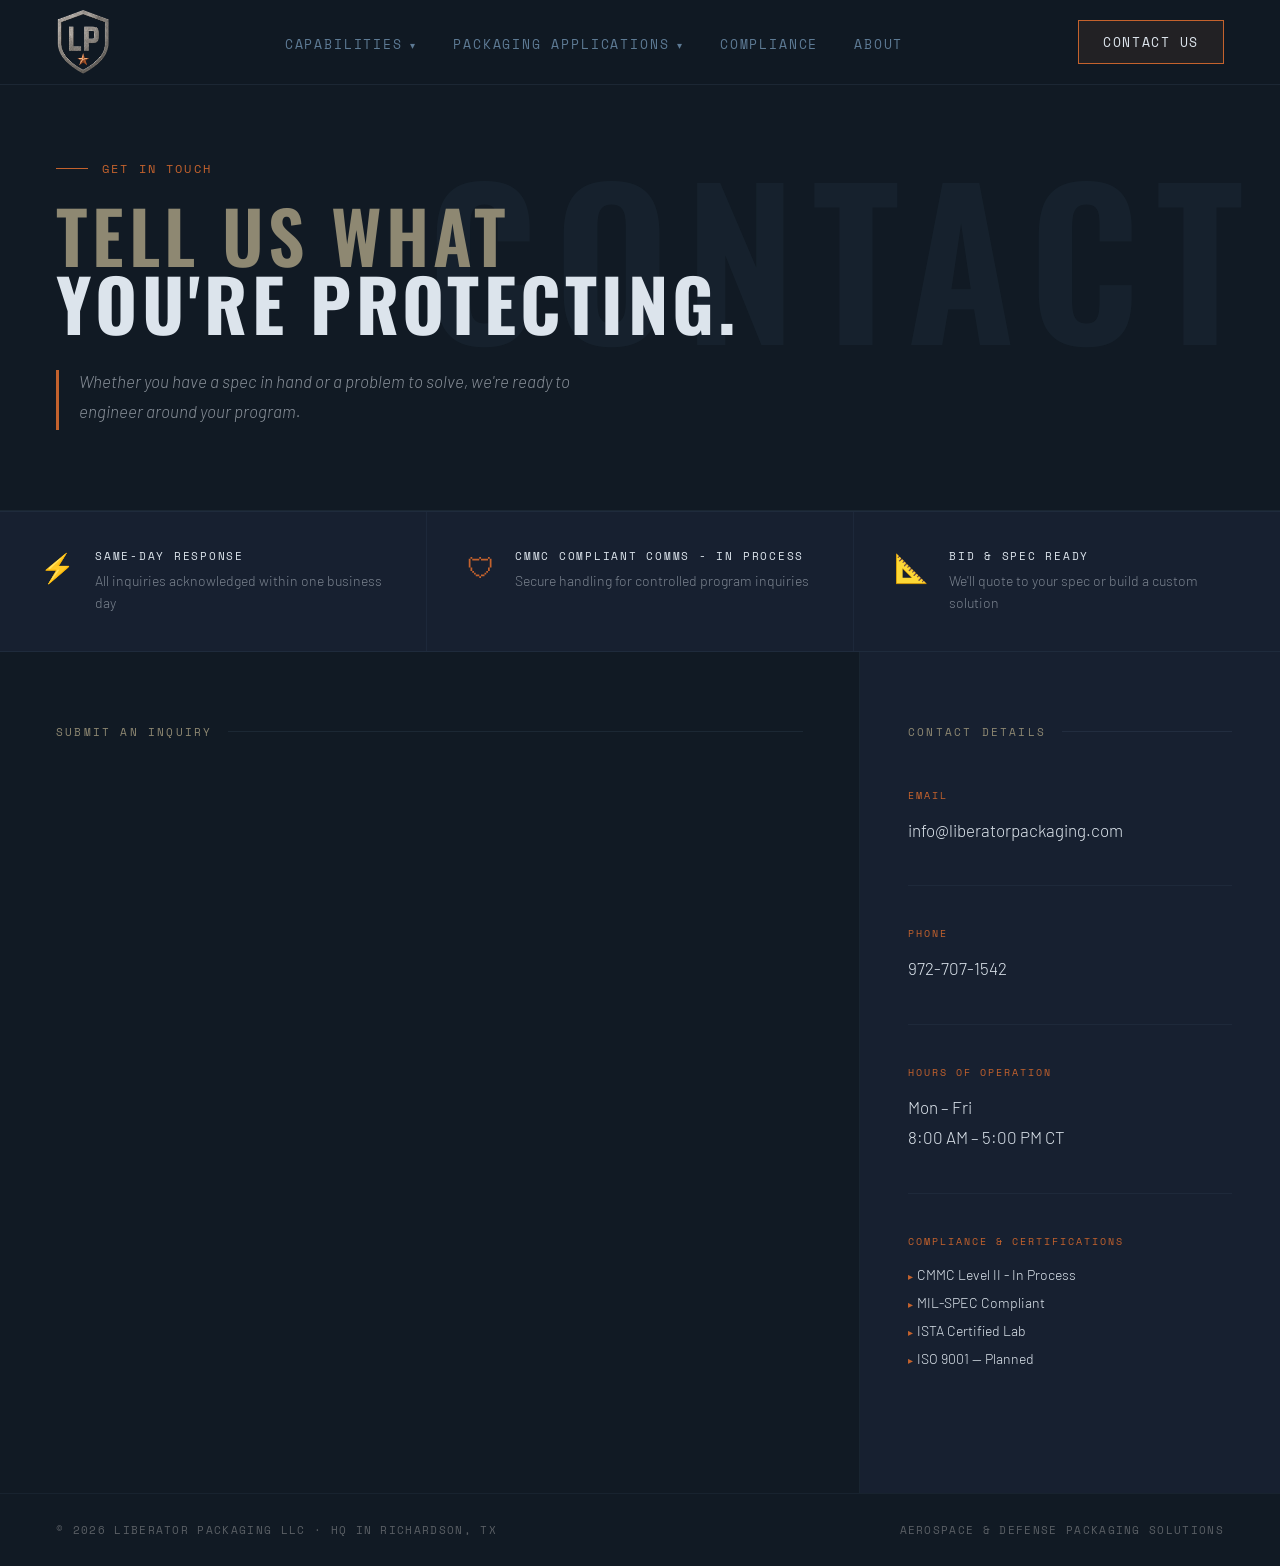
<file: contact.html>
<!DOCTYPE html>
<html lang="en">
<head>
<meta charset="UTF-8">
<meta name="viewport" content="width=device-width, initial-scale=1.0">
<title>Contact Us · Liberator Packaging</title>
<link rel="stylesheet" href="site.css">
<style>
/* ── PAGE HEADER ── */
  .page-header{
    padding:160px 56px 80px;
    background:var(--bg);
    position:relative;
    overflow:hidden;
    border-bottom:1px solid rgba(93,122,148,.12);
  }
  .page-header::before{
    content:'CONTACT';
    position:absolute;right:20px;top:50%;transform:translateY(-50%);
    font-family:'Oswald',sans-serif;font-weight:600;font-size:200px;
    letter-spacing:.08em;color:rgba(93,122,148,.08);
    white-space:nowrap;pointer-events:none;user-select:none;line-height:1;
  }
  .page-header-inner{position:relative;z-index:2;}
  .section-tag{
    font-family:'Space Mono',monospace;font-size:12px;letter-spacing:.18em;
    color:var(--copper);text-transform:uppercase;margin-bottom:24px;
    display:flex;align-items:center;gap:14px;
  }
  .section-tag::before{content:'';width:32px;height:1px;background:var(--copper);}
  .page-header h1{
    font-family:'Oswald',sans-serif;font-weight:600;
    font-size:clamp(52px,7vw,72px);letter-spacing:.06em;
    line-height:.95;color:var(--stone);text-transform:uppercase;
    margin-bottom:28px;
  }
  .page-header h1 strong{color:var(--white);}
  .page-header-desc{
    display:flex;gap:20px;align-items:flex-start;max-width:540px;
  }
  .page-header-desc::before{content:'';flex:0 0 3px;height:60px;background:var(--copper);margin-top:4px;}
  .page-header-desc p{font-size:17px;font-weight:300;line-height:1.8;color:var(--fog);font-style:italic;}

  /* ── CONTACT GRID ── */
  .contact-grid{
    display:grid;grid-template-columns:1fr 420px;
    gap:0;
    min-height:600px;
  }

  /* ── FORM PANEL ── */
  .form-panel{
    padding:72px 56px 80px;
    border-right:1px solid rgba(93,122,148,.12);
  }
  .form-heading{
    font-family:'Space Mono',monospace;font-size:11px;letter-spacing:.2em;
    text-transform:uppercase;color:var(--stone);margin-bottom:48px;
    display:flex;align-items:center;gap:16px;
  }
  .form-heading::after{content:'';flex:1;height:1px;background:rgba(93,122,148,.15);}

  .form-row{display:grid;grid-template-columns:1fr 1fr;gap:24px;margin-bottom:24px;}
  .form-group{display:flex;flex-direction:column;gap:8px;margin-bottom:24px;}
  .form-group label{
    font-family:'Space Mono',monospace;font-size:12px;letter-spacing:.18em;
    text-transform:uppercase;color:var(--steel);
  }
  .form-group label .required{color:var(--copper);margin-left:4px;}
  .form-group input,
  .form-group select,
  .form-group textarea{
    background:rgba(23,32,48,0.8);
    border:1px solid rgba(93,122,148,.2);
    border-top-color:rgba(93,122,148,.35);
    color:var(--white);
    font-family:'Barlow',sans-serif;font-size:16px;font-weight:300;
    padding:14px 18px;
    outline:none;
    transition:border-color .2s,background .2s;
    appearance:none;
    -webkit-appearance:none;
  }
  .form-group input::placeholder,
  .form-group textarea::placeholder{color:rgba(93,122,148,.4);}
  .form-group input:focus,
  .form-group select:focus,
  .form-group textarea:focus{
    border-color:var(--copper);
    background:rgba(23,32,48,1);
  }
  .form-group textarea{resize:vertical;min-height:140px;line-height:1.6;}
  .select-wrap{position:relative;}
  .select-wrap::after{
    content:'▾';
    position:absolute;right:18px;top:50%;transform:translateY(-50%);
    color:var(--steel);font-size:12px;pointer-events:none;
  }
  .select-wrap select{width:100%;cursor:pointer;}
  .select-wrap select option{background:#172030;color:var(--white);}

  .form-submit{
    display:flex;align-items:center;gap:32px;margin-top:40px;
  }
  .btn-submit{
    font-family:'Space Mono',monospace;font-size:13px;letter-spacing:.14em;
    text-transform:uppercase;background:var(--copper);color:var(--bg);
    padding:16px 40px;border:none;font-weight:700;
    cursor:pointer;transition:background .2s;
    display:inline-block;
  }
  .btn-submit:hover{background:var(--copper2);}
  .form-note{
    font-family:'Space Mono',monospace;font-size:12px;letter-spacing:.1em;
    color:rgba(93,122,148,.85);line-height:1.8;
  }

  /* ── INFO PANEL ── */
  .info-panel{
    padding:72px 48px 80px;
    background:var(--bg2);
    display:flex;flex-direction:column;gap:0;
  }
  .info-heading{
    font-family:'Space Mono',monospace;font-size:11px;letter-spacing:.2em;
    text-transform:uppercase;color:var(--stone);margin-bottom:48px;
    display:flex;align-items:center;gap:16px;
  }
  .info-heading::after{content:'';flex:1;height:1px;background:rgba(93,122,148,.15);}

  .info-block{
    margin-bottom:40px;
    padding-bottom:40px;
    border-bottom:1px solid rgba(93,122,148,.1);
  }
  .info-block:last-child{border-bottom:none;margin-bottom:0;}
  .info-label{
    font-family:'Space Mono',monospace;font-size:10px;letter-spacing:.2em;
    text-transform:uppercase;color:var(--copper);margin-bottom:12px;
  }
  .info-value{
    font-family:'Barlow',sans-serif;font-size:17px;font-weight:300;
    line-height:1.8;color:var(--white);
  }
  .info-value a{color:var(--white);text-decoration:none;transition:color .2s;}
  .info-value a:hover{color:var(--copper2);}
  .info-sub{
    font-family:'Space Mono',monospace;font-size:11px;letter-spacing:.1em;
    color:rgba(93,122,148,.55);margin-top:6px;
  }

  .coords-block{
    margin-top:auto;padding-top:40px;
    border-top:1px solid rgba(93,122,148,.1);
  }
  .coords{
    font-family:'Space Mono',monospace;font-size:11px;letter-spacing:.1em;
    color:rgba(93,122,148,.35);line-height:2;
  }

  /* ── RESPONSE PROMISE ── */
  .response-bar{
    display:flex;align-items:stretch;
    border-top:1px solid rgba(93,122,148,.12);
    border-bottom:1px solid rgba(93,122,148,.12);
    background:var(--bg2);
  }
  .response-item{
    flex:1;padding:36px 40px;
    display:flex;align-items:flex-start;gap:20px;
    border-right:1px solid rgba(93,122,148,.1);
  }
  .response-item:last-child{border-right:none;}
  .response-icon{
    font-size:28px;margin-top:2px;flex-shrink:0;
    color:var(--copper);
  }
  .response-title{
    font-family:'Space Mono',monospace;font-size:11px;letter-spacing:.16em;
    text-transform:uppercase;color:var(--white);margin-bottom:6px;
  }
  .response-desc{
    font-family:'Barlow',sans-serif;font-size:14px;font-weight:300;
    color:rgba(220,228,236,.5);line-height:1.6;
  }
/* ── ANIMATIONS ── */
to{opacity:1;transform:none;}

/* ── SUCCESS STATE ── */
  .form-success{
    display:none;
    flex-direction:column;
    align-items:flex-start;
    gap:20px;
    padding:48px 0;
  }
  .form-success.visible{display:flex;}
  .success-icon{font-size:40px;}
  .success-heading{
    font-family:'Oswald',sans-serif;font-weight:500;font-size:32px;
    letter-spacing:.06em;text-transform:uppercase;color:var(--white);
  }
  .success-desc{
    font-size:16px;font-weight:300;color:var(--fog);line-height:1.8;max-width:400px;
  }
  .form-
.form-body.hidden{opacity:0;pointer-events:none;height:0;overflow:hidden;}

  @media(max-width:1024px){
    .contact-grid{grid-template-columns:1fr;}
    .form-panel{border-right:none;border-bottom:1px solid rgba(93,122,148,.12);}
    .info-panel{padding:48px 56px;}
  }
  @media(max-width:768px){
    .page-header{padding:120px 20px 48px;}
    .page-header h1{font-size:clamp(40px,11vw,64px);}
    .contact-grid{grid-template-columns:1fr;}
    .form-panel{padding:40px 20px 56px;border-right:none;}
    .info-panel{padding:40px 20px;}
    .response-bar{flex-direction:column;}
    .response-item{border-right:none;border-bottom:1px solid rgba(93,122,148,.1);padding:24px 20px;}
    .form-row{grid-template-columns:1fr;}
    .form-submit{flex-direction:column;gap:20px;}
  }
</style>
</head>
<body>

<nav>
  <a href="index.html"><img class="nav-logo" src="../Images/Logo/Simple (Star) no bg.png" alt="Liberator Packaging"></a>
  <button class="nav-toggle" aria-label="Open navigation" aria-expanded="false"><span></span><span></span><span></span></button>
  <ul class="nav-links">
    <li class="has-dropdown">
      <a href="#">Capabilities</a>
      <ul class="nav-dropdown">
        <li><a href="corrugated-packaging.html">Corrugated Packaging</a></li>
        <li><a href="foam-cushioning.html">Foam &amp; Cushioning Systems</a></li>
        <li><a href="wood-crating.html">Wood Crating &amp; Export Containers</a></li>
        <li><a href="integrated-solutions.html">Engineered Integrated Solutions</a></li>
        <li><a href="assembly-kitting.html">Assembly &amp; Kitting</a></li>
      </ul>
    </li>
    <li class="has-dropdown">
      <a href="#">Packaging Applications</a>
      <ul class="nav-dropdown">
        <li><a href="drones.html">Drones</a></li>
        <li><a href="munitions.html">Munitions</a></li>
        <li><a href="manufactured-parts.html">Manufactured Parts</a></li>
        <li><a href="electronic-components.html">Electronic Components</a></li>
        <li><a href="custom-packaging-solutions.html">Custom Packaging Solutions</a></li>
      </ul>
    </li>
    <li><a href="compliance.html">Compliance</a></li>
    <li><a href="about.html">About</a></li>
    <a href="contact.html" class="nav-mobile-cta">Contact Us</a>
  </ul>
  <a href="contact.html" class="nav-cta" style="color:var(--white);border-color:rgba(196,98,45,1);background:rgba(196,98,45,.1);">Contact Us</a>
</nav>

<!-- PAGE HEADER -->
<div class="page-header">
  <div class="page-header-inner">
    <div class="section-tag r1">Get in Touch</div>
    <h1 class="r2">Tell Us What<br><strong>You're Protecting.</strong></h1>
    <div class="page-header-desc r3">
      <p>Whether you have a spec in hand or a problem to solve, we're ready to engineer around your program.</p>
    </div>
  </div>
</div>

<!-- RESPONSE PROMISE BAR -->
<div class="response-bar r4">
  <div class="response-item">
    <div class="response-icon">⚡</div>
    <div class="response-text">
      <div class="response-title">Same-Day Response</div>
      <div class="response-desc">All inquiries acknowledged within one business day</div>
    </div>
  </div>
  <div class="response-item">
    <div class="response-icon">🛡</div>
    <div class="response-text">
      <div class="response-title">CMMC Compliant Comms - In Process</div>
      <div class="response-desc">Secure handling for controlled program inquiries</div>
    </div>
  </div>
  <div class="response-item">
    <div class="response-icon">📐</div>
    <div class="response-text">
      <div class="response-title">Bid & Spec Ready</div>
      <div class="response-desc">We'll quote to your spec or build a custom solution</div>
    </div>
  </div>
</div>

<!-- CONTACT GRID -->
<div class="contact-grid r5">

  <!-- FORM PANEL -->
  <div class="form-panel">
    <div class="form-heading">Submit an Inquiry</div>
    <script type="text/javascript" src="https://form.jotform.com/jsform/261415384704153"></script>
  </div>

  <!-- INFO PANEL -->
  <div class="info-panel">
    <div class="info-heading">Contact Details</div>

    <div class="info-block">
      <div class="info-label">Email</div>
      <div class="info-value">
        <a href="mailto:info@liberatorpackaging.com">info@liberatorpackaging.com</a>
      </div>
    </div>

    <div class="info-block">
      <div class="info-label">Phone</div>
      <div class="info-value">
        <a href="tel:972-707-1542" target="_blank">972-707-1542</a>
      </div>
    </div>

    <div class="info-block">
      <div class="info-label">Hours of Operation</div>
      <div class="info-value">Mon – Fri<br>8:00 AM – 5:00 PM CT</div>
    </div>

    <div class="info-block">
      <div class="info-label">Compliance &amp; Certifications</div>
      <div class="info-value" style="font-size:14px;line-height:2;">
        <span style="color:var(--copper);font-family:'Space Mono',monospace;font-size:10px;letter-spacing:.12em;">▸</span> CMMC Level II - In Process<br>
        <span style="color:var(--copper);font-family:'Space Mono',monospace;font-size:10px;letter-spacing:.12em;">▸</span> MIL-SPEC Compliant<br>
        <span style="color:var(--copper);font-family:'Space Mono',monospace;font-size:10px;letter-spacing:.12em;">▸</span> ISTA Certified Lab<br>
        <span style="color:var(--copper);font-family:'Space Mono',monospace;font-size:10px;letter-spacing:.12em;">▸</span> ISO 9001 — Planned
      </div>
    </div>
  </div>

</div>

<footer>
  <span>© 2026 Liberator Packaging LLC · HQ in Richardson, TX</span>
  <span>Aerospace &amp; Defense Packaging Solutions</span>
</footer>



<script src="site.js" defer></script>
</body>
</html>
</file>
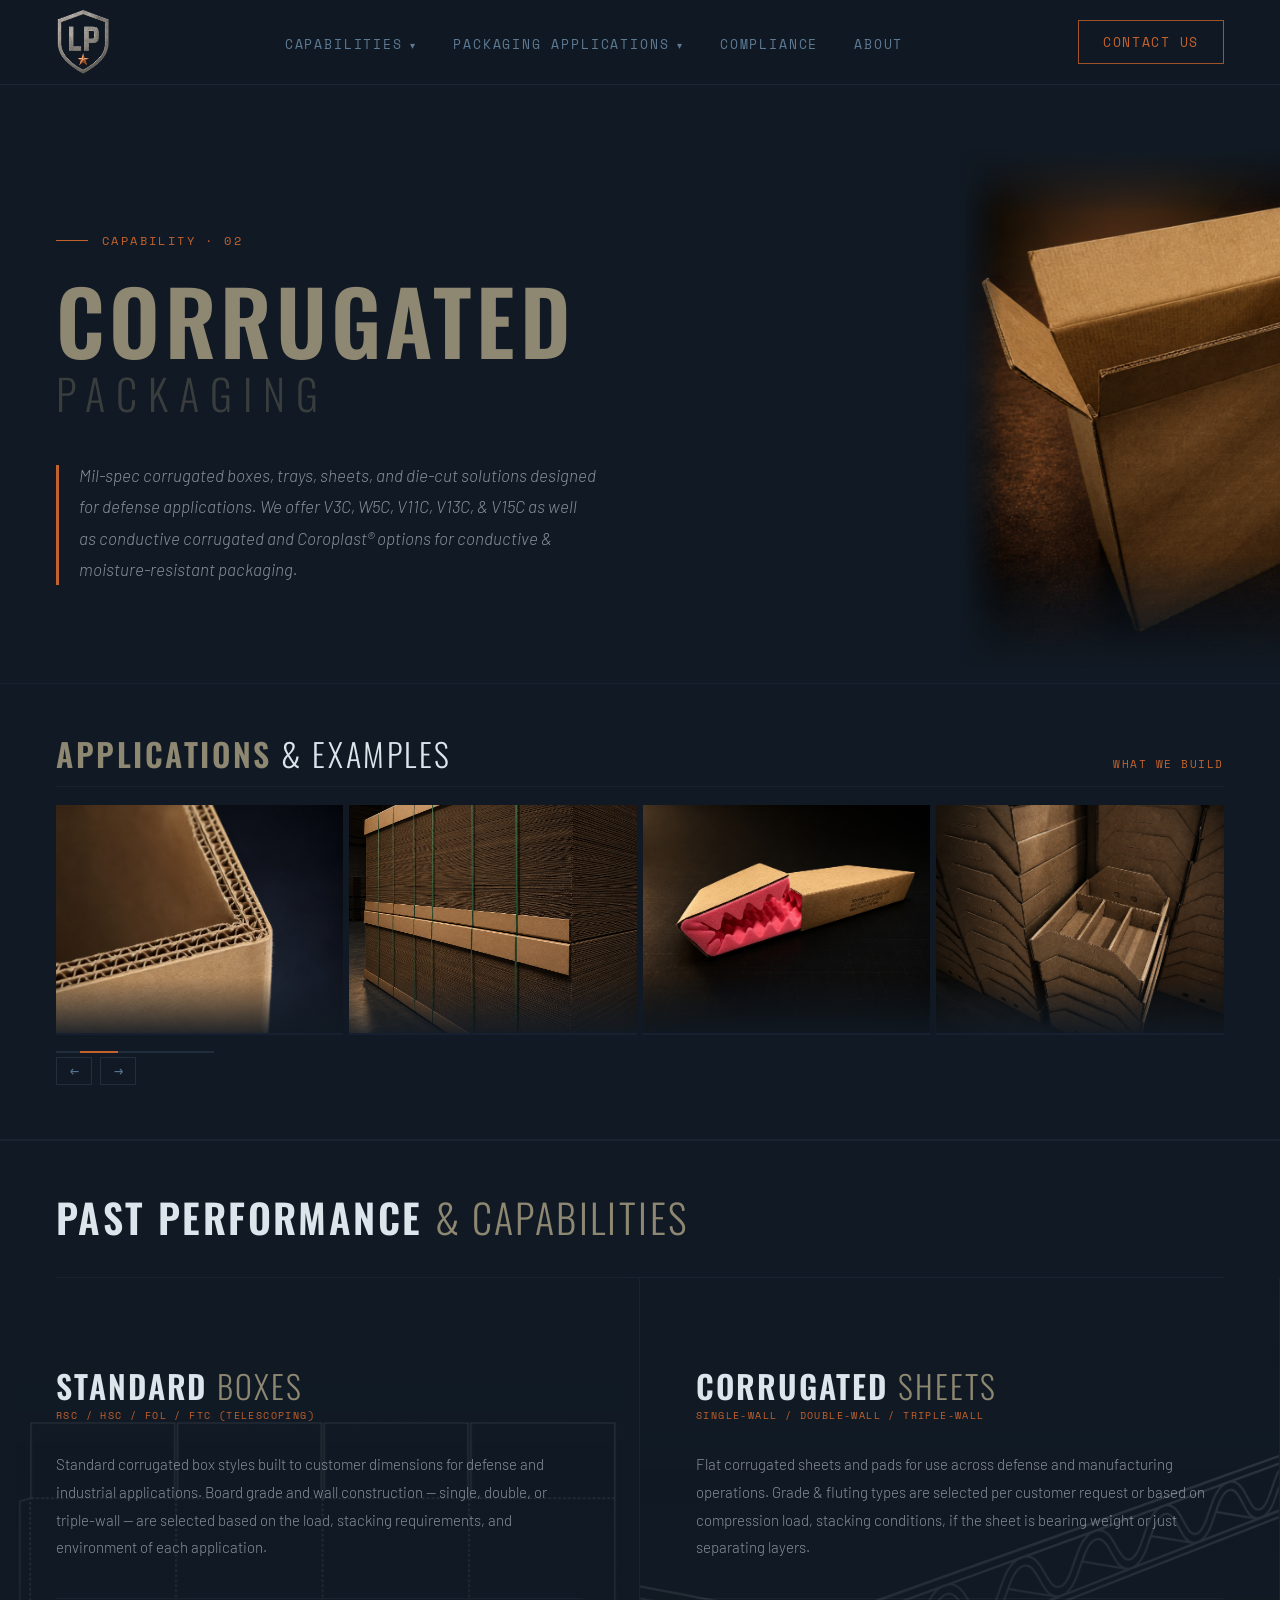
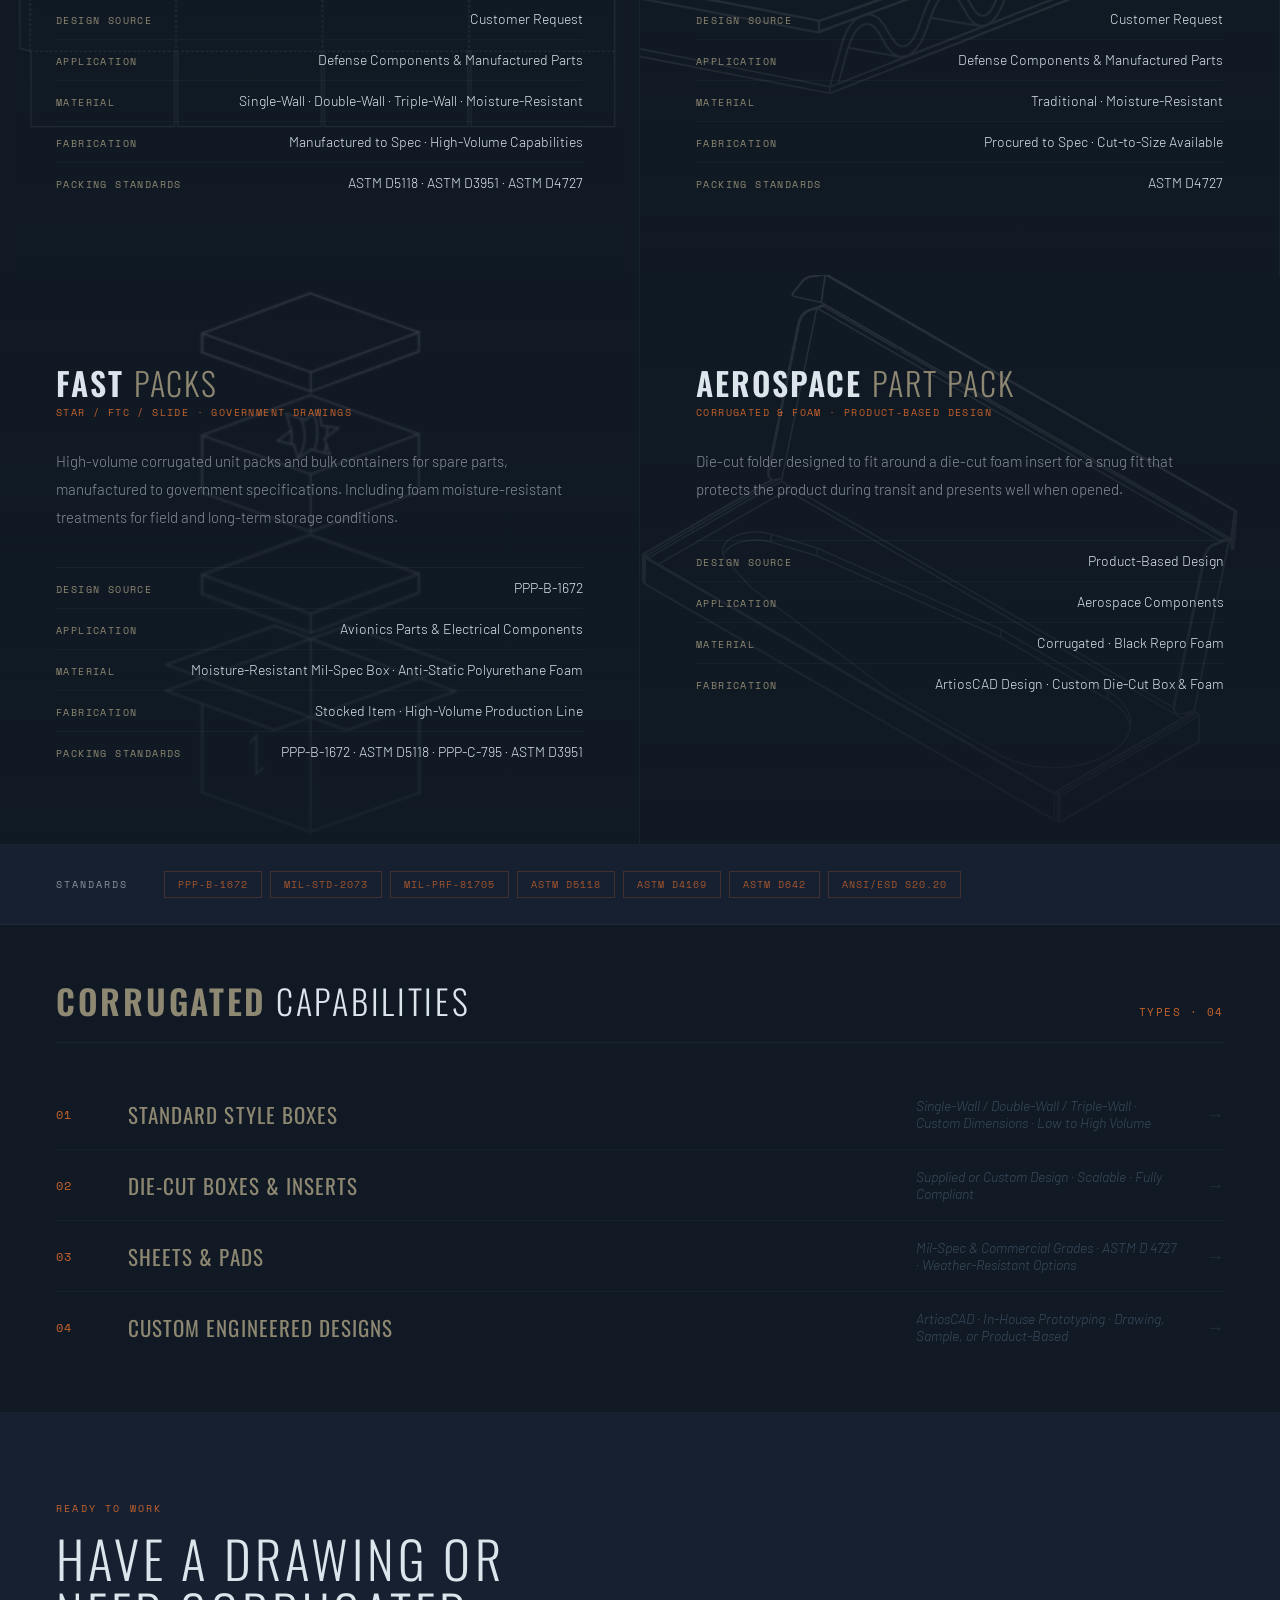
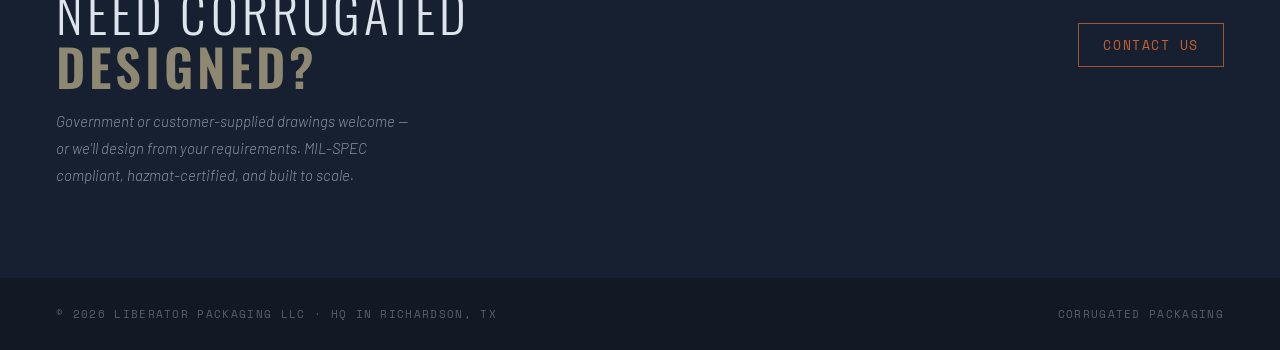
<file: corrugated-packaging.html>
<!DOCTYPE html>
<html lang="en">
<head>
<meta charset="UTF-8">
<meta name="viewport" content="width=device-width, initial-scale=1.0">
<title>Corrugated Packaging · Liberator Packaging</title>
<link rel="stylesheet" href="site.css">
<style>
/* HERO */
  .hero{
    padding:150px 56px 15px;
    border-bottom:1px solid rgba(93,122,148,.1);
    display:flex;align-items:center;gap:64px;
  }
  .hero-content{flex:1;min-width:900px;}
  .hero-image{flex:0 0 400px;width:100px;display:flex;align-items:center;justify-content:center;margin-right:300px;}
  .hero-image img{
    width:130%;height:auto;display:block;
    -webkit-mask-image:linear-gradient(to right, transparent, black 8%, black 95%, transparent),
                       linear-gradient(to bottom, transparent, black 12%, black 78%, transparent);
    -webkit-mask-composite:destination-in;
    mask-image:linear-gradient(to right, transparent, black 8%, black 95%, transparent),
               linear-gradient(to bottom, transparent, black 12%, black 78%, transparent);
    mask-composite:intersect;
  }
  .hero-tag{
    font-family:'Space Mono',monospace;font-size:12px;letter-spacing:.2em;
    color:var(--copper);text-transform:uppercase;margin-bottom:32px;
    display:flex;align-items:center;gap:14px;
  }
  .hero-tag::before{content:'';width:32px;height:1px;background:var(--copper);}
  .hero h1{
    font-family:'Oswald',sans-serif;font-weight:600;
    font-size:clamp(56px,8vw,88px);letter-spacing:.05em;
    line-height:.88;color:var(--stone);text-transform:uppercase;
    max-width:720px;margin-bottom:48px;
  }
  .hero h1 em{
    font-style:normal;font-weight:300;font-size:.48em;letter-spacing:.26em;
    color:rgba(142,136,114,.32);display:block;margin-top:16px;
  }
  .hero-desc{
    display:flex;gap:20px;align-items:flex-start;max-width:540px;
  }
  .hero-desc::before{content:'';flex:0 0 3px;height:120px;background:var(--copper);margin-top:5px;}
  .hero-desc p{font-size:17px;font-weight:300;line-height:1.85;color:var(--fog);font-style:italic;}

  /* SUMMARY */
  .summary{
    padding:80px 56px;
    background:var(--bg2);
    border-bottom:1px solid rgba(93,122,148,.1);
  }
  .summary-inner{
    display:grid;grid-template-columns:1fr 1.5fr;
    gap:80px;align-items:start;
  }
  .section-tag{font-family:'Space Mono',monospace;font-size:11px;letter-spacing:.2em;color:var(--copper);text-transform:uppercase;margin-bottom:20px;}
  .summary-left-img{
    width:100%;height:340px;object-fit:cover;display:block;
    border:1px solid rgba(93,122,148,.15);
  }
  .summary-right>p{font-size:16px;font-weight:300;line-height:1.9;color:var(--fog);margin-bottom:40px;}
  .summary-pillars{
    display:grid;grid-template-columns:repeat(3,1fr);
    border:1px solid rgba(93,122,148,.12);
  }
  .pillar{
    padding:22px 24px;
    border-right:1px solid rgba(93,122,148,.12);
  }
  .pillar:last-child{border-right:none;}
  .pillar-label{font-family:'Space Mono',monospace;font-size:12px;font-weight:500;letter-spacing:.18em;color:var(--copper);text-transform:uppercase;margin-bottom:8px;opacity:0.85;}
  .pillar-val{font-family:'Oswald',sans-serif;font-weight:400;font-size:18px;letter-spacing:.06em;color:var(--white);text-transform:uppercase;margin-bottom:8px;}
  .pillar-desc{font-size:13px;font-weight:300;line-height:1.7;color:rgba(220,228,236,.4);}
.capabilities{
    padding:50px 56px;
    border-bottom:1px solid rgba(93,122,148,.1);
  }
/* CTA */
  .cta{
    padding:88px 56px;
    display:flex;align-items:center;justify-content:space-between;gap:48px;flex-wrap:wrap;
    background:var(--bg2);
  }
  .cta-tag{font-family:'Space Mono',monospace;font-size:10px;letter-spacing:.22em;color:var(--copper);text-transform:uppercase;margin-bottom:16px;}
  .cta h2{font-family:'Oswald',sans-serif;font-weight:300;font-size:clamp(34px,4vw,52px);letter-spacing:.08em;color:var(--white);text-transform:uppercase;line-height:1.05;}
  .cta h2 strong{font-weight:600;color:var(--stone);}
  .cta p{font-size:15px;font-weight:300;color:var(--fog);max-width:360px;margin-top:14px;line-height:1.8;font-style:italic;}
/* PROGRAM BACKGROUNDS */
  #rsc-corrugated {
    background-image:
      linear-gradient(rgba(17,26,36,0.87), rgba(17,26,36,0.95)),
      url('/Images/Products/rsc.svg');
    background-size: 95% 100%;
    background-position: center;
    background-repeat: no-repeat;
  }
  #rsc-corrugated:hover {
    background-image:
      linear-gradient(rgba(23,32,48,0.79), rgba(23,32,48,0.90)),
      url('/Images/Products/rsc.svg');
    background-size: 95% 100%;
    background-position: center;
    background-repeat: no-repeat;
  }
  #sheets-corrugated {
    background-image:
      linear-gradient(rgba(17,26,36,0.85), rgba(17,26,36,0.98)),
      url('/Images/Products/corr sheet.svg');
    background-size: 100% 100%;
    background-position: center;
    background-repeat: no-repeat;
  }
  #sheets-corrugated:hover {
    background-image:
      linear-gradient(rgba(23,32,48,0.77), rgba(23,32,48,0.95)),
      url('/Images/Products/corr sheet.svg');
    background-size: 100% 100%;
    background-position: center;
    background-repeat: no-repeat;
  }
  #munitions-corrugated {
    background-image:
      linear-gradient(rgba(17,26,36,0.85), rgba(17,26,36,0.95)),
      url('/Images/Products/FastPackDrawing.svg');
    background-size: 100% 100%;
    background-position: center;
    background-repeat: no-repeat;
  }
  #munitions-corrugated:hover {
    background-image:
      linear-gradient(rgba(23,32,48,0.75), rgba(23,32,48,0.90)),
      url('/Images/Products/FastPackDrawing.svg');
    background-size: 100% 100%;
    background-position: center;
    background-repeat: no-repeat;
  }
  #avionics-corrugated {
    background-image:
      linear-gradient(rgba(17,26,36,0.90), rgba(17,26,36,0.98)),
      url('/Images/Products/CTRaero.svg');
    background-size: cover;
    background-position: center;
    background-repeat: no-repeat;
  }
  #avionics-corrugated:hover {
    background-image:
      linear-gradient(rgba(23,32,48,0.85), rgba(23,32,48,0.95)),
      url('/Images/Products/CTRaero.svg');
    background-size: cover;
    background-position: center;
    background-repeat: no-repeat;
  }

  /* APPLICATIONS SCROLL */
  .app-scroll-section{
    padding:54px 56px;
    border-bottom:1px solid rgba(93,122,148,.1);
  }
  .app-scroll-hd{
    display:flex;align-items:baseline;justify-content:space-between;
    margin-bottom:18px;padding-bottom:14px;
    border-bottom:1px solid rgba(93,122,148,.08);
  }
  .app-scroll-hd h2{
    font-family:'Oswald',sans-serif;font-weight:300;font-size:32px;
    letter-spacing:.08em;color:var(--white);text-transform:uppercase;line-height:1;
  }
  .app-scroll-hd h2 strong{font-weight:600;color:var(--stone);}
  .app-scroll-hd .app-count{
    font-family:'Space Mono',monospace;font-size:11px;letter-spacing:.14em;
    color:var(--copper);text-transform:uppercase;
  }
  .app-viewport{overflow:hidden;}
  .app-track{display:flex;gap:6px;will-change:transform;}
  .app-card{
    flex:0 0 calc(25% - 4.5px);
    height:230px;position:relative;overflow:hidden;background:var(--bg2);
    border-bottom:2px solid rgba(196,98,45,0);
    transition:border-color .3s;
  }
  .app-card:hover{border-bottom-color:var(--copper);}
  .app-card img{
    width:100%;height:100%;object-fit:cover;
    /* filter:grayscale(68%) contrast(118%) brightness(48%) sepia(16%) hue-rotate(8deg); */
    transition:filter .45s, transform .5s cubic-bezier(.25,.46,.45,.94);
  }
  .app-card:hover img{
    filter:grayscale(10%) contrast(106%) brightness(68%);
    transform:scale(1.05);
  }
  .app-card-lbl{
    position:absolute;bottom:0;left:0;right:0;
    padding:40px 14px 12px;
    background:linear-gradient(transparent,rgba(17,26,36,.86));
  }
  .app-card-lbl span{
    display:block;font-family:'Space Mono',monospace;font-size:9px;
    letter-spacing:.18em;color:rgba(196,98,45,.55);text-transform:uppercase;margin-bottom:3px;
    transition:color .3s;
  }
  .app-card-lbl strong{
    font-family:'Oswald',sans-serif;font-weight:400;font-size:15px;
    letter-spacing:.07em;color:rgba(220,228,236,.5);text-transform:uppercase;
    transition:color .3s;
  }
  .app-card:hover .app-card-lbl span{color:var(--copper);}
  .app-card:hover .app-card-lbl strong{color:var(--white);}
  .app-
.app-dots{display:flex;gap:8px;}
  .app-dot{
    width:24px;height:2px;background:rgba(93,122,148,.2);
    border:none;cursor:pointer;transition:all .25s;padding:0;
  }
  .app-dot.on{background:var(--copper);width:38px;}
  .app-arrows{display:flex;gap:8px;}
  .app-arrow{
    font-family:'Space Mono',monospace;font-size:15px;
    background:none;border:1px solid rgba(93,122,148,.22);
    color:var(--steel);width:36px;height:28px;
    cursor:pointer;display:flex;align-items:center;justify-content:center;
    transition:all .2s;
  }
  .app-arrow:hover{border-color:rgba(196,98,45,.45);color:var(--copper);}

  /* ANIMATIONS */
to{opacity:1;transform:none;}

  @media(max-width:1024px){
    .hero{flex-direction:column;padding:110px 32px 40px;gap:32px;}
    .hero-content{min-width:0 !important;flex:1;}
    .hero-image{flex:none !important;width:100% !important;max-width:480px;margin:0 auto !important;}
    .summary{grid-template-columns:1fr !important;}
    .summary-img-col,.summary-left-img-col{display:none;}
    .summary-text-col{border-left:none !important;padding:48px 32px !important;}
    .summary-inner{grid-template-columns:1fr !important;gap:0 !important;}
    .summary-right{padding:0 !important;}
  }
  @media(max-width:768px){
    .hero{padding:90px 20px 32px;gap:24px;}
    .hero-image{display:none;}
    .hero h1{font-size:clamp(42px,12vw,72px);}
    .hero-desc{max-width:100%;}
    .hero-desc::before{height:60px;}
    .summary-text-col{padding:40px 20px !important;}
    .capabilities{padding:40px 20px;}
    .cta{padding:48px 20px;flex-direction:column !important;gap:24px;align-items:flex-start;}
    .programs-header{padding:32px 20px 0;}
    .program{padding:32px 20px;}
    .standards{padding:16px 20px;}
    .app-card{flex:0 0 calc(100% - 3px) !important;}
  }
</style>
</head>
<body>

<!-- NAV -->
<nav>
  <a href="index.html"><img class="nav-logo" src="../Images/Logo/Simple (Star) no bg.png" alt="Liberator Packaging"></a>
  <button class="nav-toggle" aria-label="Open navigation" aria-expanded="false"><span></span><span></span><span></span></button>
  <ul class="nav-links">
    <li class="has-dropdown">
      <a href="#">Capabilities</a>
      <ul class="nav-dropdown">
        <li><a href="corrugated-packaging.html">Corrugated Packaging</a></li>
        <li><a href="foam-cushioning.html">Foam &amp; Cushioning Systems</a></li>
        <li><a href="wood-crating.html">Wood Crating &amp; Export Containers</a></li>
        <li><a href="integrated-solutions.html">Engineered Integrated Solutions</a></li>
        <li><a href="assembly-kitting.html">Assembly &amp; Kitting</a></li>
      </ul>
    </li>
    <li class="has-dropdown">
      <a href="#">Packaging Applications</a>
      <ul class="nav-dropdown">
        <li><a href="drones.html">Drones</a></li>
        <li><a href="munitions.html">Munitions</a></li>
        <li><a href="manufactured-parts.html">Manufactured Parts</a></li>
        <li><a href="electronic-components.html">Electronic Components</a></li>
        <li><a href="custom-packaging-solutions.html">Custom Packaging Solutions</a></li>
      </ul>
    </li>
    <li><a href="compliance.html">Compliance</a></li>
    <li><a href="about.html">About</a></li>
    <a href="contact.html" class="nav-mobile-cta">Contact Us</a>
  </ul>
  <a href="contact.html" class="nav-cta">Contact Us</a>
</nav>

<!-- HERO -->
<section class="hero">
  <div class="hero-content">
    <div class="hero-tag r1">Capability · 02</div>
    <h1 class="r2">Corrugated<em>Packaging</em></h1>
    <div class="hero-desc r3">
      <p>Mil-spec corrugated boxes, trays, sheets, and die-cut solutions designed for defense applications. We offer V3C, W5C, V11C, V13C, & V15C as well as conductive corrugated and Coroplast&reg; options for conductive & moisture-resistant packaging.</p>
    </div>
  </div>
  <div class="hero-image r3">
    <img src="../Images/box.png" alt="Corrugated Packaging">
  </div>
</section>

<!-- SUMMARY -->
<!-- <section class="summary">
  <div class="summary-inner">
    <div class="summary-left">
      <img class="summary-left-img" src="../Images/triple_wall_stock_boxes.png" alt="Corrugated Packaging">
    </div>
    <div class="summary-right">
      <p>We manufacture corrugated packaging solutions engineered specifically for defense and aerospace applications. Every design meets or exceeds applicable MIL-SPEC and ASTM requirements, and our ArtiosCAD-driven process ensures each box is right the first time.</p>
      <div class="summary-pillars">
        <div class="pillar">
          <div class="pillar-label">Protection</div>
          <div class="pillar-val">Engineered Strength</div>
          <div class="pillar-desc">Corrugated flute profile, triple-wall construction, and board grade selected for the load, environment, and stacking requirements of each application.</div>
        </div>
        <div class="pillar">
          <div class="pillar-label">Compliance</div>
          <div class="pillar-val">Fully Certified</div>
          <div class="pillar-desc">Anti-static and moisture-resistant options available. MIL-SPEC and ASTM compliant on every build.</div>
        </div>
        <div class="pillar">
          <div class="pillar-label">Volume</div>
          <div class="pillar-val">Scalable</div>
          <div class="pillar-desc">ArtiosCAD design and production-line manufacturing support high-volume contracts with consistent quality and fast turnaround.</div>
        </div>
      </div>
    </div>
  </div>
</section> -->

<!-- APPLICATIONS SCROLL -->
<section class="app-scroll-section">
  <div class="app-scroll-hd">
    <h2><strong>Applications</strong> &amp; Examples</h2>
    <span class="app-count">What We Build</span>
  </div>
  <div class="app-viewport">
    <div class="app-track" id="appTrack">
      <div class="app-card"><img src="../Images/Corr Page/dc tray2.png" alt=""><div class="app-card-lbl"><span></span><strong></strong></div></div>
      <div class="app-card"><img src="../Images/Corr Page/triple_wall_stock_boxes.png" alt=""><div class="app-card-lbl"><span></span><strong></strong></div></div>
      <div class="app-card"><img src="../Images/Corr Page/sheets.png" alt=""><div class="app-card-lbl"><span></span><strong></strong></div></div>
      <div class="app-card"><img src="../Images/Corr Page/slide pack.png" alt=""><div class="app-card-lbl"><span></span><strong></strong></div></div>
      <div class="app-card"><img src="../Images/Corr Page/dc trays.png" alt=""><div class="app-card-lbl"><span></span><strong></strong></div></div>
      <div class="app-card"><img src="../Images/Corr Page/box.png" alt=""><div class="app-card-lbl"><span></span><strong></strong></div></div>
    </div>
  </div>
  <div class="app-footer">
    <div class="app-dots" id="appDots"></div>
    <div class="app-arrows">
      <button class="app-arrow" id="appPrev">←</button>
      <button class="app-arrow" id="appNext">→</button>
    </div>
  </div>
</section>

<!-- PROGRAMS HEADER -->
<div class="programs-header">
  <h2>Past Performance <span>&amp; Capabilities</span></h2>
</div>

<!-- TWO PROGRAMS -->
<div class="programs">

  <div class="program" id="rsc-corrugated">
    <div class="prog-eyebrow"></div>
    <h2>Standard <span>Boxes</span></h2>
    <div class="prog-ref">RSC / HSC / FOL / FTC (Telescoping)</div>
    <p>Standard corrugated box styles built to customer dimensions for defense and industrial applications. Board grade and wall construction — single, double, or triple-wall — are selected based on the load, stacking requirements, and environment of each application.</p>
    <ul class="spec-list">
      <li><span class="spec-k">Design Source</span><span class="spec-v">Customer Request</span></li>
      <li><span class="spec-k">Application</span><span class="spec-v">Defense Components & Manufactured Parts</span></li>
      <li><span class="spec-k">Material</span><span class="spec-v">Single-Wall · Double-Wall · Triple-Wall · Moisture-Resistant</span></li>
      <li><span class="spec-k">Fabrication</span><span class="spec-v">Manufactured to Spec · High-Volume Capabilities</span></li>
      <li><span class="spec-k">Packing Standards</span><span class="spec-v">ASTM D5118 · ASTM D3951 · ASTM D4727</span></li>
    </ul>
  </div>

  <div class="program" id="sheets-corrugated">
    <div class="prog-eyebrow"></div>
    <h2>Corrugated <span>Sheets</span></h2>
    <div class="prog-ref">Single-Wall / Double-Wall / Triple-Wall</div>
    <p>Flat corrugated sheets and pads for use across defense and manufacturing operations. Grade & fluting types are selected per customer request or based on compression load, stacking conditions, if the sheet is bearing weight or just separating layers.</p>
    <ul class="spec-list">
      <li><span class="spec-k">Design Source</span><span class="spec-v">Customer Request</span></li>
      <li><span class="spec-k">Application</span><span class="spec-v">Defense Components & Manufactured Parts</span></li>
      <li><span class="spec-k">Material</span><span class="spec-v">Traditional · Moisture-Resistant</span></li>
      <li><span class="spec-k">Fabrication</span><span class="spec-v">Procured to Spec · Cut-to-Size Available</span></li>
      <li><span class="spec-k">Packing Standards</span><span class="spec-v">ASTM D4727</span></li>
    </ul>
  </div>

  <div class="program" id="munitions-corrugated">
    <div class="prog-eyebrow"></div>
    <h2>Fast <span>Packs</span></h2>
    <div class="prog-ref">Star / FTC / Slide · Government Drawings</div>
    <p>High-volume corrugated unit packs and bulk containers for spare parts, manufactured to government specifications. Including foam  moisture-resistant treatments for field and long-term storage conditions.</p>
    <ul class="spec-list">
      <li><span class="spec-k">Design Source</span><span class="spec-v">PPP-B-1672</span></li>
      <li><span class="spec-k">Application</span><span class="spec-v">Avionics Parts & Electrical Components</span></li>
      <li><span class="spec-k">Material</span><span class="spec-v">Moisture-Resistant Mil-Spec Box · Anti-Static Polyurethane Foam</span></li>
      <li><span class="spec-k">Fabrication</span><span class="spec-v">Stocked Item · High-Volume Production Line</span></li>
      <li><span class="spec-k">Packing Standards</span><span class="spec-v">PPP-B-1672 · ASTM D5118 · PPP-C-795 · ASTM D3951</span></li>
    </ul>
  </div>

  <div class="program" id="avionics-corrugated">
    <div class="prog-eyebrow"></div>
    <h2>Aerospace <span>Part Pack</span></h2>
    <div class="prog-ref">Corrugated & Foam · Product-Based Design</div>
    <p>Die-cut folder designed to fit around a die-cut foam insert for a snug fit that protects the product during transit and presents well when opened.</p>
    <ul class="spec-list">
      <li><span class="spec-k">Design Source</span><span class="spec-v">Product-Based Design</span></li>
      <li><span class="spec-k">Application</span><span class="spec-v">Aerospace Components</span></li>
      <li><span class="spec-k">Material</span><span class="spec-v">Corrugated · Black Repro Foam</span></li>
      <li><span class="spec-k">Fabrication</span><span class="spec-v">ArtiosCAD Design · Custom Die-Cut Box & Foam</span></li>
      <!-- <li><span class="spec-k">Packing Standards</span><span class="spec-v">X · X · X</span></li> -->
    </ul>
  </div>

</div>

<!-- STANDARDS -->
<div class="standards">
  <span class="std-label">Standards</span>
  <div class="std-list">
    <span class="std hi">PPP-B-1672</span>
    <span class="std hi">MIL-STD-2073</span>
    <span class="std hi">MIL-PRF-81705</span>
    <span class="std hi">ASTM D5118</span>
    <span class="std hi">ASTM D4169</span>
    <span class="std hi">ASTM D642</span>
    <span class="std hi">ANSI/ESD S20.20</span>
  </div>
</div>

<!-- CAPABILITIES -->
<section class="capabilities">
  <div class="cap-header">
    <h2><strong>Corrugated</strong> Capabilities</h2>
    <span>Types · 04</span>
  </div>
  <div class="cap-row">
    <span class="cap-num">01</span>
    <span class="cap-name">Standard Style Boxes</span>
    <span class="cap-detail">Single-Wall / Double-Wall / Triple-Wall · Custom Dimensions · Low to High Volume</span>
    <span class="cap-arr">→</span>
  </div>
  <div class="cap-row">
    <span class="cap-num">02</span>
    <span class="cap-name">Die-Cut Boxes & Inserts</span>
    <span class="cap-detail">Supplied or Custom Design · Scalable · Fully Compliant</span>
    <span class="cap-arr">→</span>
  </div>
  <div class="cap-row">
    <span class="cap-num">03</span>
    <span class="cap-name">Sheets & Pads</span>
    <span class="cap-detail">Mil-Spec & Commercial Grades · ASTM D 4727 · Weather-Resistant Options</span>
    <span class="cap-arr">→</span>
  </div>
  <div class="cap-row">
    <span class="cap-num">04</span>
    <span class="cap-name">Custom Engineered Designs</span>
    <span class="cap-detail">ArtiosCAD · In-House Prototyping · Drawing, Sample, or Product-Based</span>
    <span class="cap-arr">→</span>
  </div>
</section>

<!-- CTA -->
<section class="cta">
  <div>
    <div class="cta-tag">Ready to work</div>
    <h2>Have a drawing or<br>need corrugated<br><strong>designed?</strong></h2>
    <p>Government or customer-supplied drawings welcome — or we'll design from your requirements. MIL-SPEC compliant, hazmat-certified, and built to scale.</p>
  </div>
  <a href="contact.html" class="nav-cta">Contact Us</a>
</section>

<footer>
  <span>© 2026 Liberator Packaging LLC · HQ in Richardson, TX</span>
  <span>Corrugated Packaging</span>
</footer>


<script>
(function(){
  var track=document.getElementById('appTrack');
  var dotsEl=document.getElementById('appDots');
  var origCards=[].slice.call(track.querySelectorAll('.app-card'));
  var n=origCards.length;
  var cur=0,busy=false,timer,tx=0;

  // Clone first 4 for seamless forward loop
  origCards.slice(0,4).forEach(function(c){track.appendChild(c.cloneNode(true));});

  // Build dots
  for(var i=0;i<n;i++){
    var d=document.createElement('button');
    d.className='app-dot'+(i===0?' on':'');
    d.setAttribute('aria-label','Item '+(i+1));
    (function(idx){d.onclick=function(){go(idx);};})(i);
    dotsEl.appendChild(d);
  }

  function cardStep(){
    return track.querySelector('.app-card').offsetWidth+6;
  }

  function updateDots(idx){
    dotsEl.querySelectorAll('.app-dot').forEach(function(d,i){
      d.classList.toggle('on',i===idx%n);
    });
  }

  function go(idx){
    if(busy)return;
    busy=true;
    cur=idx;
    track.style.transition='transform .65s cubic-bezier(.25,.46,.45,.94)';
    track.style.transform='translateX(-'+(cur*cardStep())+'px)';
    updateDots(cur);
    clearInterval(timer);
  }

  track.addEventListener('transitionend',function(){
    busy=false;
    if(cur>=n){
      track.style.transition='none';
      cur=0;
      track.style.transform='translateX(0)';
      updateDots(0);
    }
    reset();
  });

  function reset(){
    clearInterval(timer);
    timer=setInterval(function(){go(cur+1);},1750);
  }

  document.getElementById('appPrev').onclick=function(){if(cur>0)go(cur-1);};
  document.getElementById('appNext').onclick=function(){go(cur+1);};

  track.addEventListener('touchstart',function(e){tx=e.touches[0].clientX;},{passive:true});
  track.addEventListener('touchend',function(e){
    var dx=e.changedTouches[0].clientX-tx;
    if(Math.abs(dx)>40){if(dx<0)go(cur+1);else if(cur>0)go(cur-1);}
  },{passive:true});

  reset();
})();
</script>
<script src="site.js" defer></script>
</body>
</html>
</file>
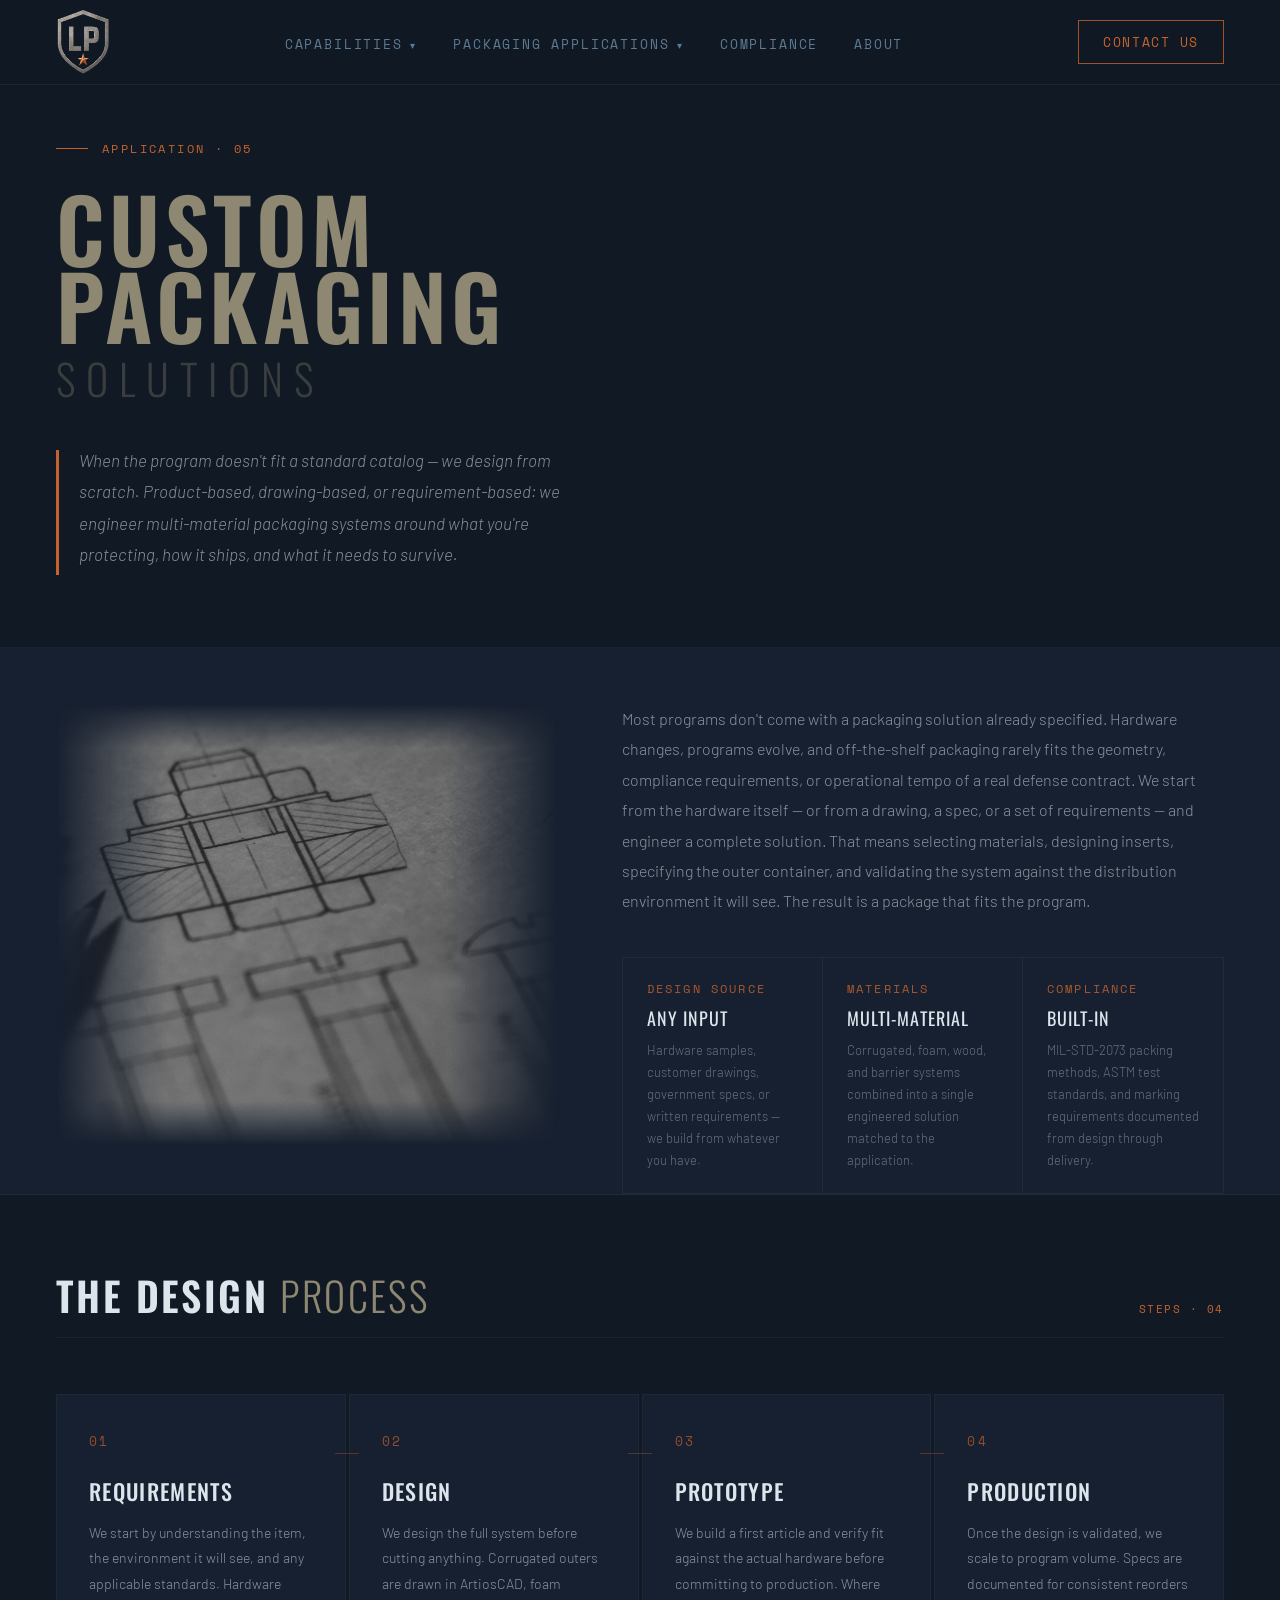
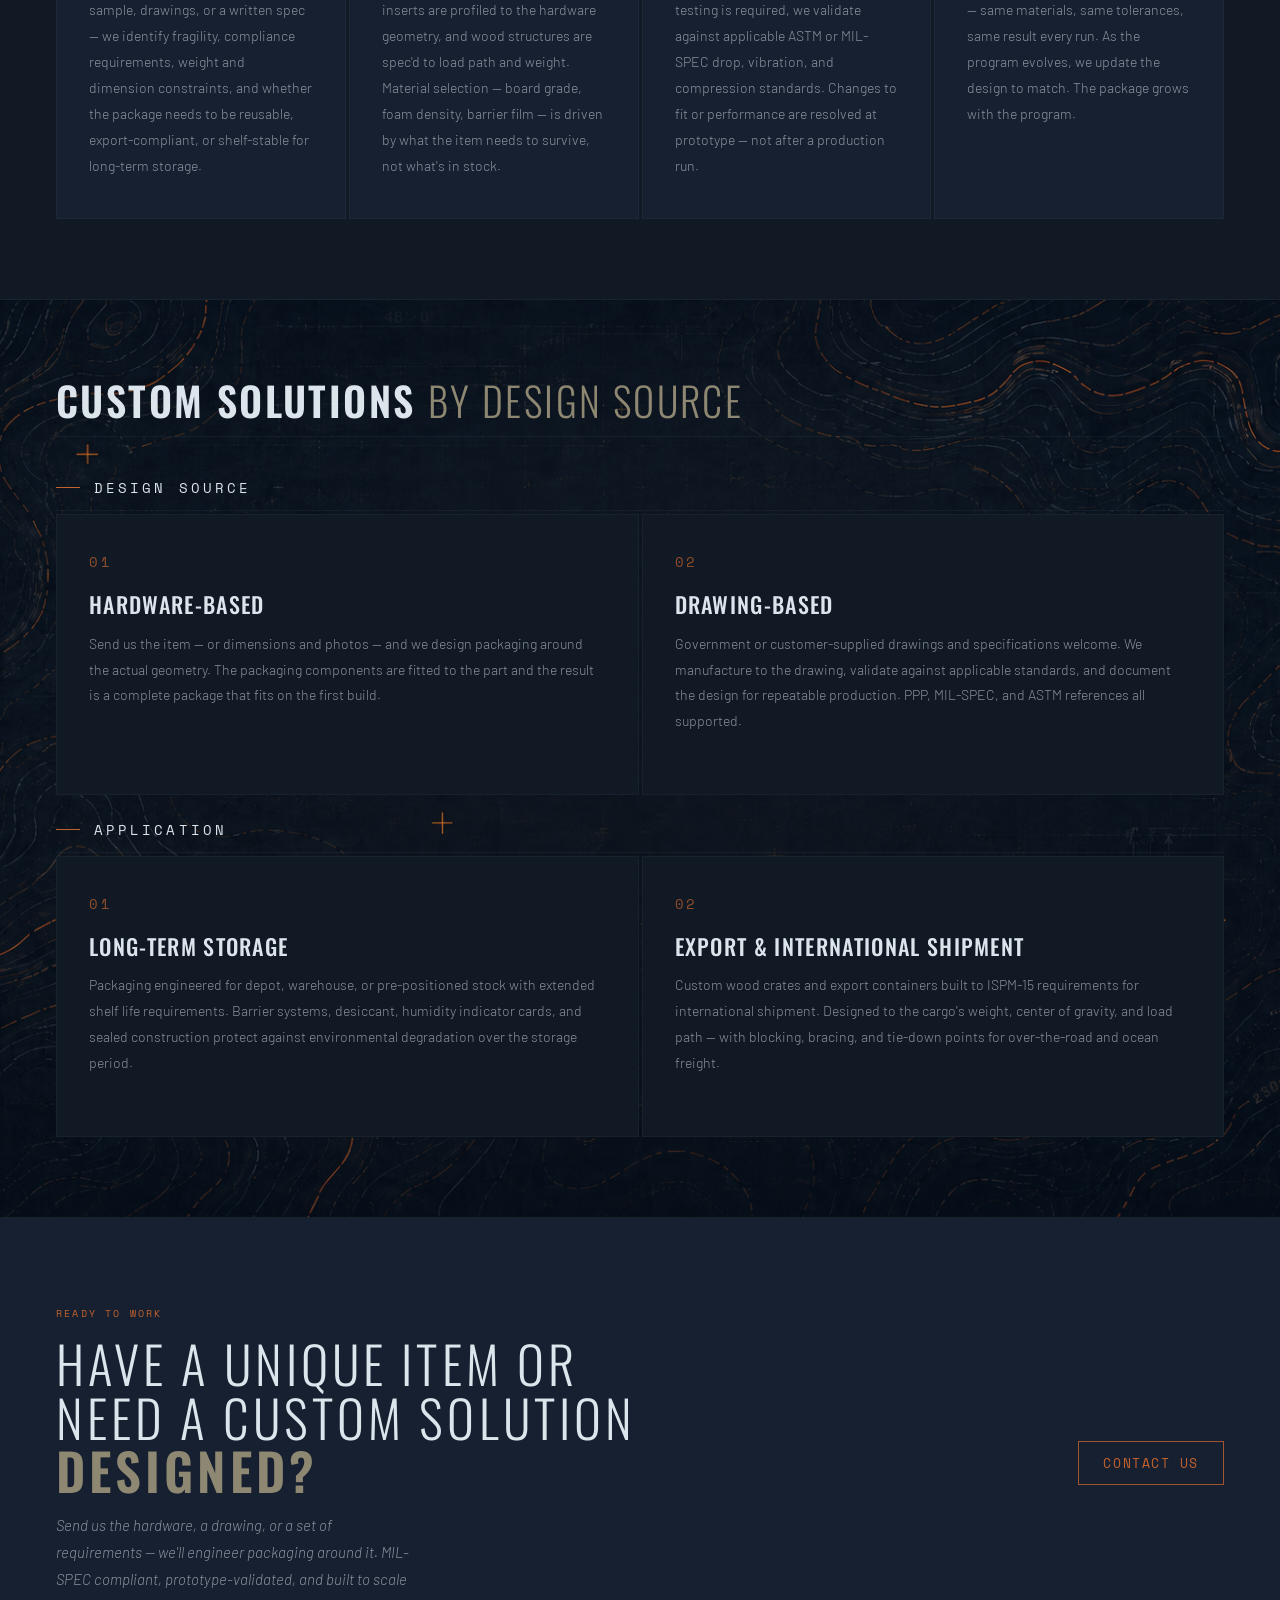
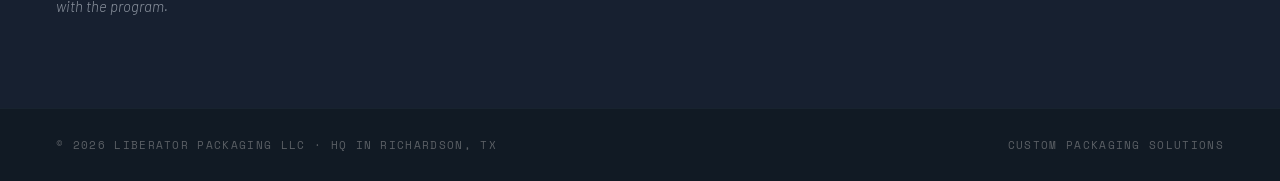
<file: custom-packaging-solutions.html>
<!DOCTYPE html>
<html lang="en">
<head>
<meta charset="UTF-8">
<meta name="viewport" content="width=device-width, initial-scale=1.0">
<title>Custom Packaging Solutions · Liberator Packaging</title>
<link rel="stylesheet" href="site.css">
<style>
/* HERO */
  .hero{
    padding:140px 56px 72px;
    border-bottom:1px solid rgba(93,122,148,.1);
  }
  .hero-tag{
    font-family:'Space Mono',monospace;font-size:12px;letter-spacing:.2em;
    color:var(--copper);text-transform:uppercase;margin-bottom:32px;
    display:flex;align-items:center;gap:14px;
  }
  .hero-tag::before{content:'';width:32px;height:1px;background:var(--copper);}
  .hero h1{
    font-family:'Oswald',sans-serif;font-weight:600;
    font-size:clamp(56px,8vw,88px);letter-spacing:.05em;
    line-height:.88;color:var(--stone);text-transform:uppercase;
    max-width:720px;margin-bottom:48px;
  }
  .hero h1 em{
    font-style:normal;font-weight:300;font-size:.48em;letter-spacing:.26em;
    color:rgba(142,136,114,.32);display:block;margin-top:16px;
  }
  .hero-desc{
    display:flex;gap:20px;align-items:flex-start;max-width:540px;
  }
  .hero-desc::before{content:'';flex:0 0 3px;height:125px;background:var(--copper);margin-top:5px;}
  .hero-desc p{font-size:17px;font-weight:300;line-height:1.85;color:var(--fog);font-style:italic;}

  /* SUMMARY */
  .summary{
    padding:56px 56px 0px 56px;
    background:var(--bg2);
    border-bottom:1px solid rgba(93,122,148,.1);
    overflow:hidden;
  }
  .summary-inner{
    display:grid;grid-template-columns:1fr 1.2fr;
    gap:64px;align-items:stretch;
  }
  .summary-right>p{font-size:16px;font-weight:300;line-height:1.9;color:var(--fog);margin-bottom:40px;}
  .summary-pillars{display:grid;grid-template-columns:repeat(3,1fr);border:1px solid rgba(93,122,148,.12);}
  .pillar{padding:22px 24px;border-right:1px solid rgba(93,122,148,.12);}
  .pillar:last-child{border-right:none;}
  .pillar-label{font-family:'Space Mono',monospace;font-size:12px;font-weight:500;letter-spacing:.18em;color:var(--copper);text-transform:uppercase;margin-bottom:8px;opacity:0.85;}
  .pillar-val{font-family:'Oswald',sans-serif;font-weight:400;font-size:18px;letter-spacing:.06em;color:var(--white);text-transform:uppercase;margin-bottom:8px;}
  .pillar-desc{font-size:13px;font-weight:300;line-height:1.7;color:rgba(220,228,236,.4);}
  .summary-photo{position:relative;overflow:hidden;min-height:380px;}
  .summary-photo img{
    width:100%;height:90%;object-fit:cover;display:block;
    filter:saturate(0.7) brightness(0.85);
    -webkit-mask-image:linear-gradient(to left, transparent 0%, black 22%),
                       linear-gradient(to right, transparent 0%, black 22%),
                       linear-gradient(to bottom, transparent, black 10%, black 90%, transparent);
    -webkit-mask-composite:destination-in;
    mask-image:linear-gradient(to left, transparent 0%, black 22%),
               linear-gradient(to right, transparent 0%, black 22%),
               linear-gradient(to bottom, transparent, black 10%, black 90%, transparent);
    mask-composite:intersect;
  }

  /* DESIGN PROCESS */
  .process{
    padding:80px 56px;
    border-bottom:1px solid rgba(93,122,148,.1);
  }
  .process-hd{
    display:flex;align-items:baseline;justify-content:space-between;
    margin-bottom:56px;padding-bottom:20px;
    border-bottom:1px solid rgba(93,122,148,.1);
  }
  .process-hd h2{
    font-family:'Oswald',sans-serif;font-weight:600;font-size:40px;
    letter-spacing:.06em;color:var(--white);text-transform:uppercase;line-height:1;
  }
  .process-hd h2 span{font-weight:300;color:var(--stone);}
  .process-hd-sub{
    font-family:'Space Mono',monospace;font-size:11px;letter-spacing:.14em;
    color:var(--copper);text-transform:uppercase;
  }
  .process-steps{
    display:grid;grid-template-columns:repeat(4,1fr);
    gap:3px;
  }
  .process-step{
    padding:36px 32px 40px;
    background:var(--bg2);
    border:1px solid rgba(93,122,148,.08);
    position:relative;
    transition:background .25s,border-color .25s;
  }
  .process-step::after{
    content:'';position:absolute;top:0;left:0;right:0;height:2px;
    background:var(--copper);transform:scaleX(0);transform-origin:left;
    transition:transform .4s ease;
  }
  .process-step:hover::after{transform:scaleX(1);}
  .process-step:hover{background:rgba(23,32,48,.6);border-color:rgba(93,122,148,.18);}
  .process-num{
    font-family:'Space Mono',monospace;font-size:13px;letter-spacing:.18em;
    color:var(--copper);text-transform:uppercase;margin-bottom:28px;opacity:.7;
  }
  .process-step h3{
    font-family:'Oswald',sans-serif;font-weight:500;font-size:22px;
    letter-spacing:.06em;color:var(--white);text-transform:uppercase;
    margin-bottom:16px;line-height:1.1;
  }
  .process-step p{
    font-size:14px;font-weight:300;line-height:1.85;color:var(--fog);
  }
  .process-connector{
    position:absolute;top:58px;right:-14px;
    width:24px;height:1px;background:rgba(196,98,45,.35);z-index:1;
  }
  .process-step:last-child .process-connector{display:none;}

  /* PACKAGING TYPES */
  .pkg-types{
    padding:80px 56px;
    background:linear-gradient(rgba(13,18,30,0.3), rgba(13,18,30,0.3)),
               url('../Images/Custom Sol.png') center/cover no-repeat;
    border-bottom:1px solid rgba(93,122,148,.1);
  }
  .pkg-header{
    display:flex;align-items:baseline;justify-content:space-between;
    margin-bottom:40px;padding-bottom:16px;
    border-bottom:1px solid rgba(93,122,148,.1);
  }
  .pkg-header h2{font-family:'Oswald',sans-serif;font-weight:600;font-size:40px;letter-spacing:.06em;color:var(--white);text-transform:uppercase;line-height:1;}
  .pkg-header h2 span{font-weight:300;color:var(--stone);}
  .pkg-header-sub{font-family:'Space Mono',monospace;font-size:11px;letter-spacing:.14em;color:var(--copper);text-transform:uppercase;}
  .pkg-set{margin-bottom:24px;}
  .pkg-set:last-child{margin-bottom:0;}
  .pkg-set-label{
    font-family:'Space Mono',monospace;font-size:14px;letter-spacing:.22em;
    color:var(--white);text-transform:uppercase;
    display:flex;align-items:center;gap:14px;
    padding-bottom:12px;margin-bottom:3px;
    border-bottom:1px solid rgba(93,122,148,.1);
  }
  .pkg-set-label::before{content:'';width:24px;height:1px;background:var(--copper);flex-shrink:0;}
  .pkg-set-cards{display:grid;grid-template-columns:1fr 1fr;gap:3px;}
  .pkg-card{
    padding:36px 32px;
    background:var(--bg);
    border:1px solid rgba(93,122,148,.08);
    position:relative;
    transition:background .25s,border-color .25s;
  }
  .pkg-card::after{
    content:'';position:absolute;top:0;left:0;right:0;height:2px;
    background:var(--copper);transform:scaleX(0);transform-origin:left;
    transition:transform .4s ease;
  }
  .pkg-card:hover::after{transform:scaleX(1);}
  .pkg-card:hover{background:rgba(23,32,48,.6);border-color:rgba(93,122,148,.18);}
  .pkg-num{
    font-family:'Space Mono',monospace;font-size:14px;letter-spacing:.18em;
    color:var(--copper);text-transform:uppercase;margin-bottom:20px;opacity:.7;
  }
  .pkg-card h3{
    font-family:'Oswald',sans-serif;font-weight:500;font-size:22px;
    letter-spacing:.06em;color:var(--white);text-transform:uppercase;
    margin-bottom:14px;line-height:1.1;
  }
  .pkg-card p{
    font-size:14px;font-weight:300;line-height:1.85;color:var(--fog);
    margin-bottom:24px;
  }
  .pkg-tags{display:flex;flex-wrap:wrap;gap:6px;}
  .pkg-tag{
    font-family:'Space Mono',monospace;font-size:9px;letter-spacing:.12em;
    color:rgba(93,122,148,.55);border:1px solid rgba(93,122,148,.15);
    padding:4px 10px;text-transform:uppercase;
  }

  /* CTA */
  .cta{
    padding:88px 56px;
    display:flex;align-items:center;justify-content:space-between;gap:48px;flex-wrap:wrap;
    background:var(--bg2);
  }
  .cta-tag{font-family:'Space Mono',monospace;font-size:10px;letter-spacing:.22em;color:var(--copper);text-transform:uppercase;margin-bottom:16px;}
  .cta h2{font-family:'Oswald',sans-serif;font-weight:300;font-size:clamp(34px,4vw,52px);letter-spacing:.08em;color:var(--white);text-transform:uppercase;line-height:1.05;}
  .cta h2 strong{font-weight:600;color:var(--stone);}
  .cta p{font-size:15px;font-weight:300;color:var(--fog);max-width:360px;margin-top:14px;line-height:1.8;font-style:italic;}

  /* ANIMATIONS */
  to{opacity:1;transform:none;}

  @media(max-width:1024px){
    .hero{flex-direction:column;padding:110px 32px 40px;gap:32px;}
    .hero-content{min-width:0 !important;flex:1;}
    .summary{grid-template-columns:1fr !important;}
    .summary-inner{grid-template-columns:1fr !important;gap:0 !important;}
    .summary-right{padding:0 !important;}
  }
  @media(max-width:768px){
    .hero{padding:90px 20px 32px;gap:24px;}
    .hero h1{font-size:clamp(42px,12vw,72px);}
    .hero-desc{max-width:100%;}
    .hero-desc::before{height:60px;}
    .cta{padding:48px 20px;flex-direction:column !important;gap:24px;align-items:flex-start;}
    .process{padding:40px 20px;}
    .process-steps{grid-template-columns:1fr 1fr !important;}
    .process-connector{display:none;}
    .pkg-types{padding:40px 20px;}
    .pkg-set-cards{grid-template-columns:1fr !important;}
  }
</style>
</head>
<body>

<!-- NAV -->
<nav>
  <a href="index.html"><img class="nav-logo" src="../Images/Logo/Simple (Star) no bg.png" alt="Liberator Packaging"></a>
  <button class="nav-toggle" aria-label="Open navigation" aria-expanded="false"><span></span><span></span><span></span></button>
  <ul class="nav-links">
    <li class="has-dropdown">
      <a href="#">Capabilities</a>
      <ul class="nav-dropdown">
        <li><a href="corrugated-packaging.html">Corrugated Packaging</a></li>
        <li><a href="foam-cushioning.html">Foam &amp; Cushioning Systems</a></li>
        <li><a href="wood-crating.html">Wood Crating &amp; Export Containers</a></li>
        <li><a href="integrated-solutions.html">Engineered Integrated Solutions</a></li>
        <li><a href="assembly-kitting.html">Assembly &amp; Kitting</a></li>
      </ul>
    </li>
    <li class="has-dropdown">
      <a href="#">Packaging Applications</a>
      <ul class="nav-dropdown">
        <li><a href="drones.html">Drones</a></li>
        <li><a href="munitions.html">Munitions</a></li>
        <li><a href="manufactured-parts.html">Manufactured Parts</a></li>
        <li><a href="electronic-components.html">Electronic Components</a></li>
        <li><a href="custom-packaging-solutions.html">Custom Packaging Solutions</a></li>
      </ul>
    </li>
    <li><a href="compliance.html">Compliance</a></li>
    <li><a href="about.html">About</a></li>
    <a href="contact.html" class="nav-mobile-cta">Contact Us</a>
  </ul>
  <a href="contact.html" class="nav-cta">Contact Us</a>
</nav>

<!-- HERO -->
<section class="hero">
  <div class="hero-tag r1">Application · 05</div>
  <h1 class="r2">Custom Packaging<em>Solutions</em></h1>
  <div class="hero-desc r3">
    <p>When the program doesn't fit a standard catalog — we design from scratch. Product-based, drawing-based, or requirement-based: we engineer multi-material packaging systems around what you're protecting, how it ships, and what it needs to survive.</p>
  </div>
</section>

<!-- SUMMARY -->
<section class="summary">
  <div class="summary-inner">
    <div class="summary-photo">
      <img src="../Images/custom engineering.jpg" alt="Custom Packaging Solutions">
    </div>
    <div class="summary-right">
      <p>Most programs don't come with a packaging solution already specified. Hardware changes, programs evolve, and off-the-shelf packaging rarely fits the geometry, compliance requirements, or operational tempo of a real defense contract. We start from the hardware itself — or from a drawing, a spec, or a set of requirements — and engineer a complete solution. That means selecting materials, designing inserts, specifying the outer container, and validating the system against the distribution environment it will see. The result is a package that fits the program.</p>
      <div class="summary-pillars">
        <div class="pillar">
          <div class="pillar-label">Design Source</div>
          <div class="pillar-val">Any Input</div>
          <div class="pillar-desc">Hardware samples, customer drawings, government specs, or written requirements — we build from whatever you have.</div>
        </div>
        <div class="pillar">
          <div class="pillar-label">Materials</div>
          <div class="pillar-val">Multi-Material</div>
          <div class="pillar-desc">Corrugated, foam, wood, and barrier systems combined into a single engineered solution matched to the application.</div>
        </div>
        <div class="pillar">
          <div class="pillar-label">Compliance</div>
          <div class="pillar-val">Built-In</div>
          <div class="pillar-desc">MIL-STD-2073 packing methods, ASTM test standards, and marking requirements documented from design through delivery.</div>
        </div>
      </div>
    </div>
  </div>
</section>

<!-- DESIGN PROCESS -->
<section class="process">

  <div class="process-hd">
    <h2>The Design <span>Process</span></h2>
    <span class="process-hd-sub">Steps · 04</span>
  </div>

  <div class="process-steps">

    <div class="process-step">
      <div class="process-connector"></div>
      <div class="process-num">01</div>
      <h3>Requirements</h3>
      <p>We start by understanding the item, the environment it will see, and any applicable standards. Hardware sample, drawings, or a written spec — we identify fragility, compliance requirements, weight and dimension constraints, and whether the package needs to be reusable, export-compliant, or shelf-stable for long-term storage.</p>
    </div>

    <div class="process-step">
      <div class="process-connector"></div>
      <div class="process-num">02</div>
      <h3>Design</h3>
      <p>We design the full system before cutting anything. Corrugated outers are drawn in ArtiosCAD, foam inserts are profiled to the hardware geometry, and wood structures are spec'd to load path and weight. Material selection — board grade, foam density, barrier film — is driven by what the item needs to survive, not what's in stock.</p>
    </div>

    <div class="process-step">
      <div class="process-connector"></div>
      <div class="process-num">03</div>
      <h3>Prototype</h3>
      <p>We build a first article and verify fit against the actual hardware before committing to production. Where testing is required, we validate against applicable ASTM or MIL-SPEC drop, vibration, and compression standards. Changes to fit or performance are resolved at prototype — not after a production run.</p>
    </div>

    <div class="process-step">
      <div class="process-connector"></div>
      <div class="process-num">04</div>
      <h3>Production</h3>
      <p>Once the design is validated, we scale to program volume. Specs are documented for consistent reorders — same materials, same tolerances, same result every run. As the program evolves, we update the design to match. The package grows with the program.</p>
    </div>

  </div>

</section>

<!-- PACKAGING TYPES -->
<section class="pkg-types">
  <div class="pkg-header">
    <div>
      <h2>Custom Solutions <span>By Design Source</span></h2>
    </div>
    <span class="pkg-header-sub"></span>
  </div>

  <!-- Design Source -->
  <div class="pkg-set">
    <div class="pkg-set-label">Design Source</div>
    <div class="pkg-set-cards">
      <div class="pkg-card">
        <div class="pkg-num">01</div>
        <h3>Hardware-Based</h3>
        <p>Send us the item — or dimensions and photos — and we design packaging around the actual geometry. The packaging components are fitted to the part and the result is a complete package that fits on the first build.</p>
      </div>
      <div class="pkg-card">
        <div class="pkg-num">02</div>
        <h3>Drawing-Based</h3>
        <p>Government or customer-supplied drawings and specifications welcome. We manufacture to the drawing, validate against applicable standards, and document the design for repeatable production. PPP, MIL-SPEC, and ASTM references all supported.</p>
      </div>
    </div>
  </div>

  <!-- Application -->
  <div class="pkg-set">
    <div class="pkg-set-label">Application</div>
    <div class="pkg-set-cards">
      <div class="pkg-card">
        <div class="pkg-num">01</div>
        <h3>Long-Term Storage</h3>
        <p>Packaging engineered for depot, warehouse, or pre-positioned stock with extended shelf life requirements. Barrier systems, desiccant, humidity indicator cards, and sealed construction protect against environmental degradation over the storage period.</p>
      </div>
      <div class="pkg-card">
        <div class="pkg-num">02</div>
        <h3>Export &amp; International Shipment</h3>
        <p>Custom wood crates and export containers built to ISPM-15 requirements for international shipment. Designed to the cargo's weight, center of gravity, and load path — with blocking, bracing, and tie-down points for over-the-road and ocean freight.</p>
      </div>
    </div>
  </div>

</section>

<!-- CTA -->
<section class="cta">
  <div>
    <div class="cta-tag">Ready to work</div>
    <h2>Have a unique item or<br>need a custom solution<br><strong>designed?</strong></h2>
    <p>Send us the hardware, a drawing, or a set of requirements — we'll engineer packaging around it. MIL-SPEC compliant, prototype-validated, and built to scale with the program.</p>
  </div>
  <a href="contact.html" class="nav-cta">Contact Us</a>
</section>

<footer>
  <span>© 2026 Liberator Packaging LLC · HQ in Richardson, TX</span>
  <span>Custom Packaging Solutions</span>
</footer>

<script src="site.js" defer></script>
</body>
</html>
</file>
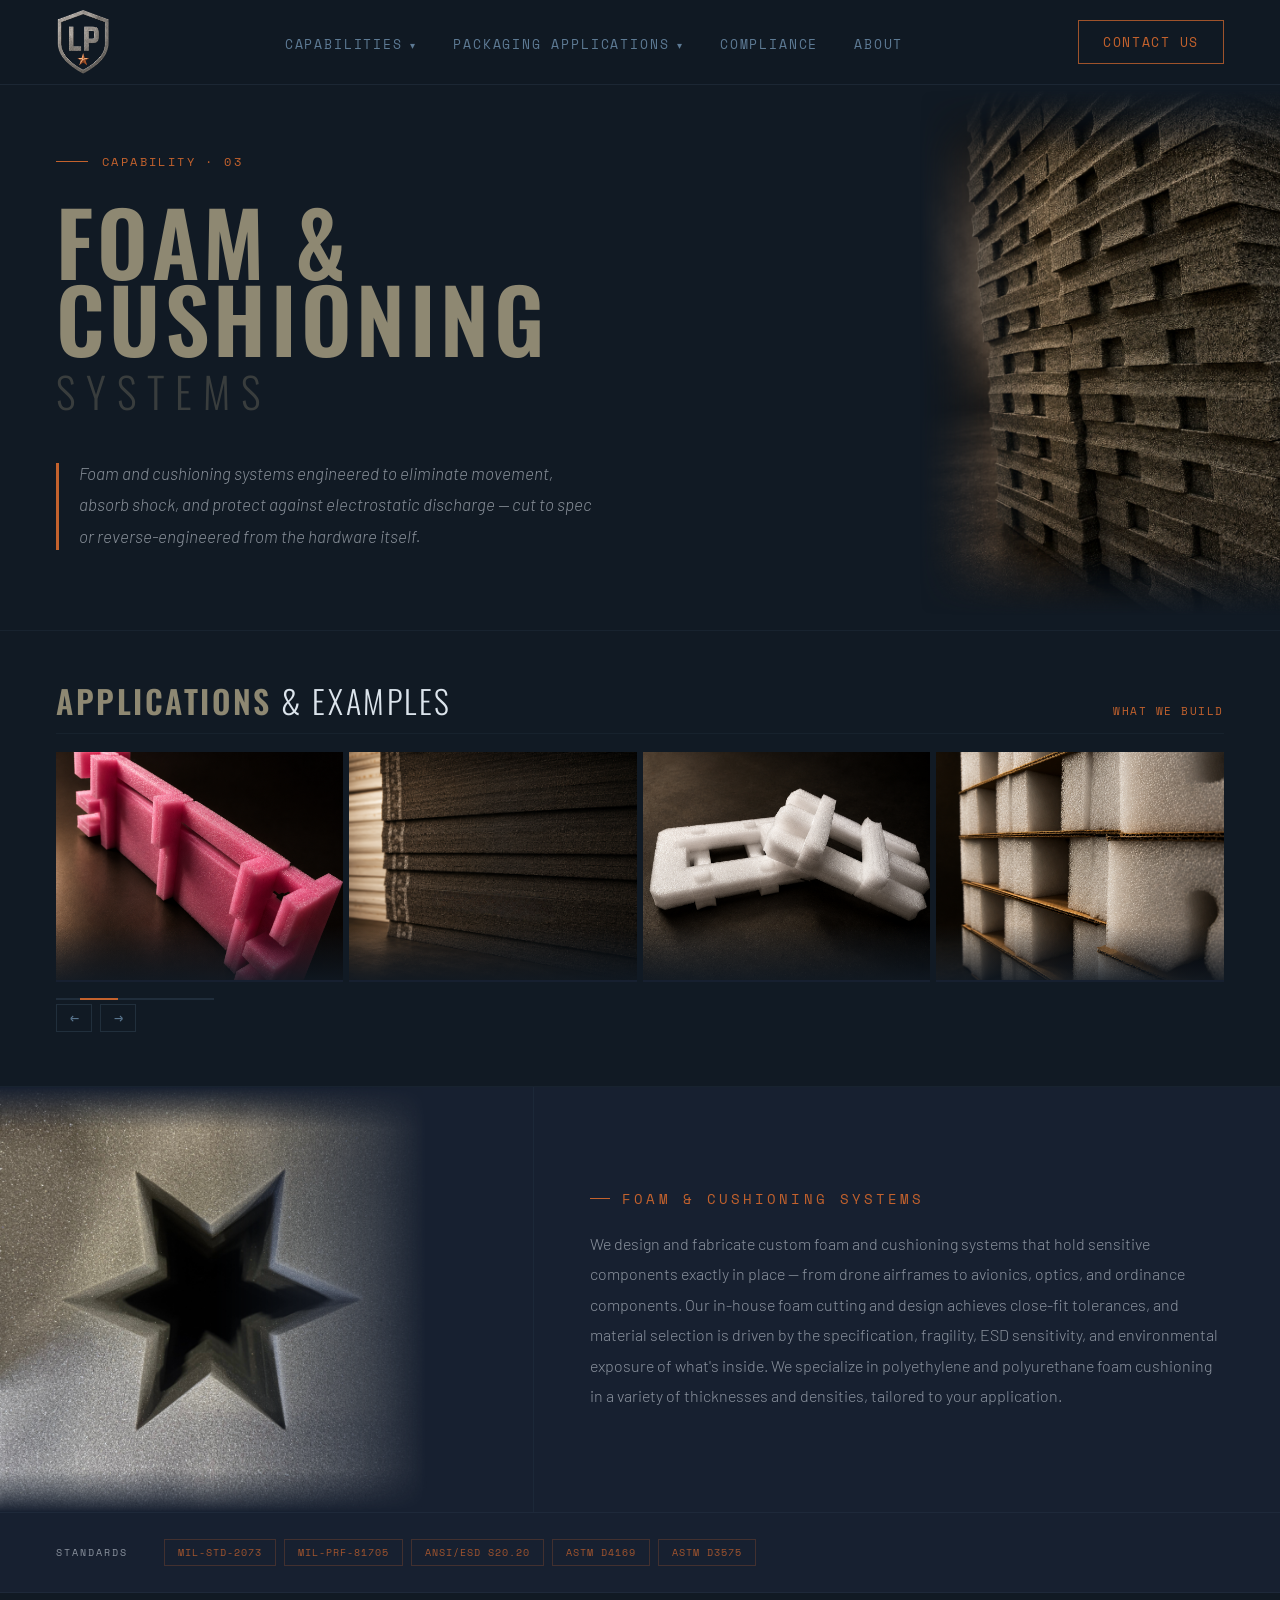
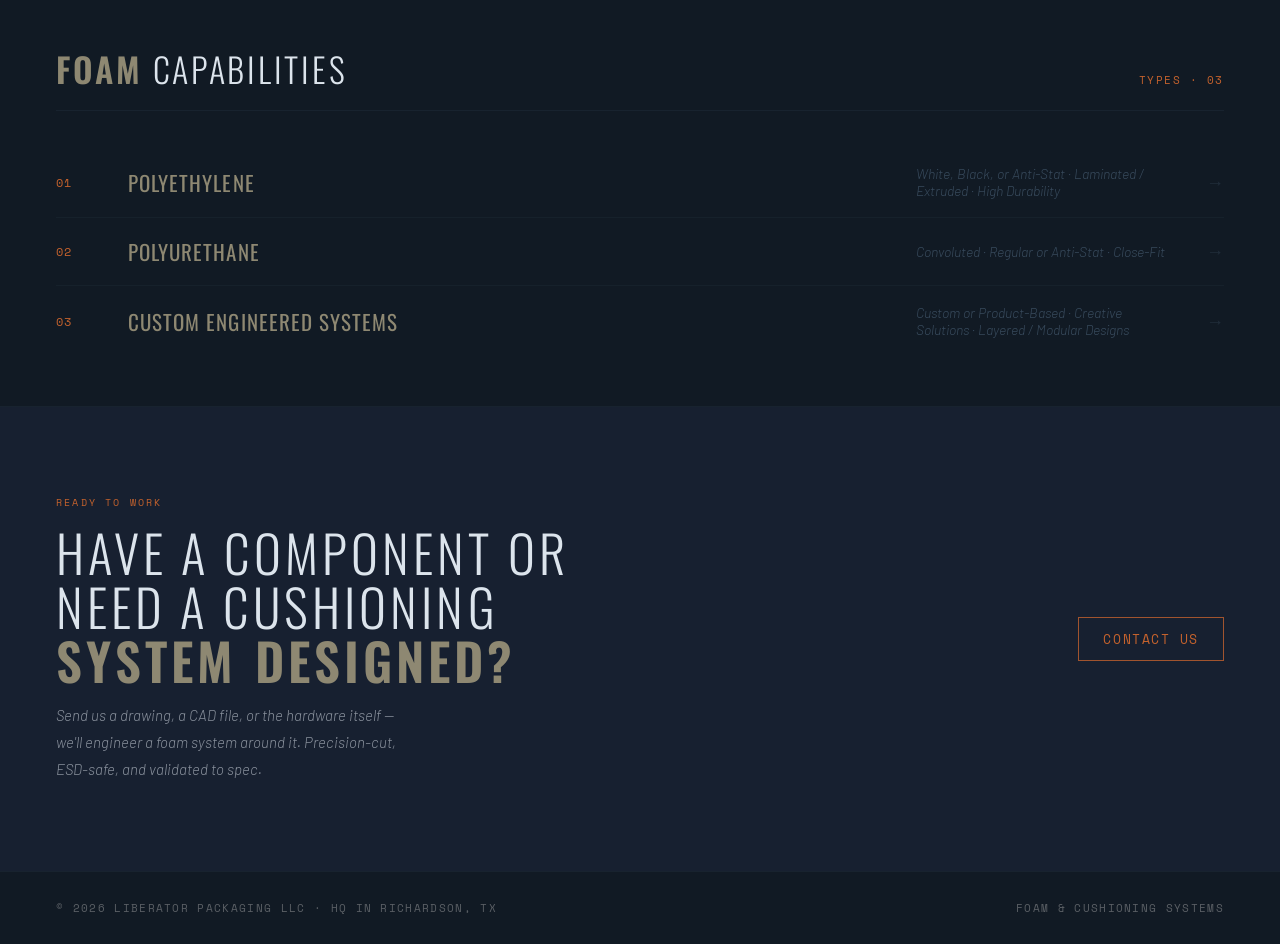
<file: foam-cushioning.html>
<!DOCTYPE html>
<html lang="en">
<head>
<meta charset="UTF-8">
<meta name="viewport" content="width=device-width, initial-scale=1.0">
<title>Foam & Cushioning Systems · Liberator Packaging</title>
<link rel="stylesheet" href="site.css">
<style>
/* HERO */
  .hero{
    padding:90px 56px 15px;
    border-bottom:1px solid rgba(93,122,148,.1);
    display:flex;align-items:center;gap:64px;
  }
  .hero-content{flex:1;min-width:800px;}
  .hero-image{flex:0 0 700px;width:100px;display:flex;align-items:center;justify-content:center;margin-right:300px;}
  .hero-image img{
    width:100%;height:auto;display:block;
    -webkit-mask-image:linear-gradient(to right, transparent, black 18%, black 82%, transparent),
                       linear-gradient(to bottom, transparent, black 12%, black 88%, transparent);
    -webkit-mask-composite:destination-in;
    mask-image:linear-gradient(to right, transparent, black 18%, black 82%, transparent),
               linear-gradient(to bottom, transparent, black 12%, black 88%, transparent);
    mask-composite:intersect;
  }
  .hero-tag{
    font-family:'Space Mono',monospace;font-size:12px;letter-spacing:.2em;
    color:var(--copper);text-transform:uppercase;margin-bottom:32px;
    display:flex;align-items:center;gap:14px;
  }
  .hero-tag::before{content:'';width:32px;height:1px;background:var(--copper);}
  .hero h1{
    font-family:'Oswald',sans-serif;font-weight:600;
    font-size:clamp(56px,8vw,88px);letter-spacing:.05em;
    line-height:.88;color:var(--stone);text-transform:uppercase;
    max-width:720px;margin-bottom:48px;
  }
  .hero h1 em{
    font-style:normal;font-weight:300;font-size:.48em;letter-spacing:.26em;
    color:rgba(142,136,114,.32);display:block;margin-top:16px;
  }
  .hero-desc{
    display:flex;gap:20px;align-items:flex-start;max-width:540px;
  }
  .hero-desc::before{content:'';flex:0 0 3px;height:87px;background:var(--copper);margin-top:5px;}
  .hero-desc p{font-size:17px;font-weight:300;line-height:1.85;color:var(--fog);font-style:italic;}

  /* SUMMARY */
  .summary{
    background:var(--bg2);
    border-bottom:1px solid rgba(93,122,148,.1);
    display:grid;
    grid-template-columns:1fr 1.4fr;
    overflow:hidden;
  }
  .summary-img-col{
    overflow:hidden;
  }
  .summary-img-col img{
    width:80%;height:auto;display:block;
    -webkit-mask-image:linear-gradient(to right, black 50%, transparent 100%),
                       linear-gradient(to bottom, transparent, black 10%, black 90%, transparent);
    -webkit-mask-composite:destination-in;
    mask-image:linear-gradient(to right, black 50%, transparent 100%),
               linear-gradient(to bottom, transparent, black 10%, black 90%, transparent);
    mask-composite:intersect;
  }
  .summary-text-col{
    padding:64px 56px;
    display:flex;flex-direction:column;justify-content:center;
    border-left:1px solid rgba(93,122,148,.08);
  }
  .summary-eyebrow{
    font-family:'Space Mono',monospace;font-size:14px;letter-spacing:.22em;
    color:var(--copper);text-transform:uppercase;margin-bottom:20px;
    display:flex;align-items:center;gap:12px;
  }
  .summary-eyebrow::before{content:'';width:20px;height:1px;background:var(--copper);}
  .summary-text-col p{font-size:16px;font-weight:300;line-height:1.9;color:var(--fog);}
  .section-tag{font-family:'Space Mono',monospace;font-size:11px;letter-spacing:.2em;color:var(--copper);text-transform:uppercase;margin-bottom:20px;}
.capabilities{
    padding:50px 56px;
    border-bottom:1px solid rgba(93,122,148,.1);
  }
/* CTA */
  .cta{
    padding:88px 56px;
    display:flex;align-items:center;justify-content:space-between;gap:48px;flex-wrap:wrap;
    background:var(--bg2);
  }
  .cta-tag{font-family:'Space Mono',monospace;font-size:10px;letter-spacing:.22em;color:var(--copper);text-transform:uppercase;margin-bottom:16px;}
  .cta h2{font-family:'Oswald',sans-serif;font-weight:300;font-size:clamp(34px,4vw,52px);letter-spacing:.08em;color:var(--white);text-transform:uppercase;line-height:1.05;}
  .cta h2 strong{font-weight:600;color:var(--stone);}
  .cta p{font-size:15px;font-weight:300;color:var(--fog);max-width:360px;margin-top:14px;line-height:1.8;font-style:italic;}
/* PROGRAM BACKGROUNDS */
  #drone-foam {
    background-image:
      linear-gradient(rgba(17,26,36,0.80), rgba(17,26,36,0.80)),
      url('Products/Drone%20Foam%20System.svg');
    background-size: cover;
    background-position: center;
    background-repeat: no-repeat;
  }
  #drone-foam:hover {
    background-image:
      linear-gradient(rgba(23,32,48,0.50), rgba(23,32,48,0.50)),
      url('Products/Drone%20Foam%20System.svg');
    background-size: cover;
    background-position: center;
    background-repeat: no-repeat;
  }
  #avionics-foam {
    background-image:
      linear-gradient(rgba(17,26,36,0.80), rgba(17,26,36,0.80)),
      url('Products/Avionics%20Foam%20Insert.svg');
    background-size: cover;
    background-position: center;
    background-repeat: no-repeat;
  }
  #avionics-foam:hover {
    background-image:
      linear-gradient(rgba(23,32,48,0.50), rgba(23,32,48,0.50)),
      url('Products/Avionics%20Foam%20Insert.svg');
    background-size: cover;
    background-position: center;
    background-repeat: no-repeat;
  }

  /* HOW WE WORK */
  .how-work-bg{
    background-image:
      linear-gradient(rgba(17,26,36,0.58), rgba(17,26,36,0.92)),
      url('../Images/capabilities6.png');
    background-size:cover;
    background-position:center;
    background-repeat:no-repeat;
  }
  .how-header{
    padding:56px 56px 0;
    border-top:1px solid rgba(93,122,148,.1);
  }
  .how-header h2{
    font-family:'Oswald',sans-serif;font-weight:600;font-size:40px;
    letter-spacing:.06em;color:var(--white);text-transform:uppercase;
    line-height:1;padding-bottom:40px;
    border-bottom:1px solid rgba(93,122,148,.1);
  }
  .how-header h2 span{font-weight:300;color:var(--stone);}
  .how-steps{
    display:grid;grid-template-columns:1fr 1fr;
    border-bottom:1px solid rgba(93,122,148,.1);
  }
  .how-step{
    padding:30px 56px;
    border-right:1px solid rgba(93,122,148,.1);
    border-bottom:1px solid rgba(93,122,148,.1);
    position:relative;
  }
  .how-step:nth-child(even){border-right:none;}
  .how-step:nth-last-child(-n+2){border-bottom:none;}
  .how-step::before{
    content:attr(data-step);
    position:absolute;top:48px;right:48px;
    font-family:'Oswald',sans-serif;font-weight:600;font-size:72px;
    letter-spacing:.04em;color:rgba(93,122,148,.06);line-height:1;
    pointer-events:none;user-select:none;
  }
  .step-tag{
    font-family:'Space Mono',monospace;font-size:14px;letter-spacing:.22em;
    color:var(--copper);text-transform:uppercase;margin-bottom:18px;
    display:flex;align-items:center;gap:12px;
  }
  .step-tag::before{content:'';width:20px;height:1px;background:var(--copper);}
  .how-step h3{
    font-family:'Oswald',sans-serif;font-weight:500;font-size:26px;
    letter-spacing:.06em;color:var(--white);text-transform:uppercase;
    margin-bottom:16px;line-height:1.1;
  }
  .how-step p{
    font-size:15px;font-weight:300;line-height:1.85;color:var(--fog);
    margin-bottom:28px;
  }
  .step-inputs{
    list-style:none;border-top:1px solid rgba(93,122,148,.1);
  }
  .step-inputs li{
    display:flex;align-items:baseline;gap:12px;
    padding:9px 0;border-bottom:1px solid rgba(93,122,148,.0);
    font-size:13px;font-weight:300;color:rgba(220,228,236,.5);
  }
  .step-inputs li:last-child{border-bottom:none;}
  .step-inputs li::before{
    content:'▸';color:var(--copper);font-size:9px;flex-shrink:0;
    font-family:'Space Mono',monospace;
  }

  /* APPLICATIONS SCROLL */
  .app-scroll-section{
    padding:54px 56px;
    border-bottom:1px solid rgba(93,122,148,.1);
  }
  .app-scroll-hd{
    display:flex;align-items:baseline;justify-content:space-between;
    margin-bottom:18px;padding-bottom:14px;
    border-bottom:1px solid rgba(93,122,148,.08);
  }
  .app-scroll-hd h2{
    font-family:'Oswald',sans-serif;font-weight:300;font-size:32px;
    letter-spacing:.08em;color:var(--white);text-transform:uppercase;line-height:1;
  }
  .app-scroll-hd h2 strong{font-weight:600;color:var(--stone);}
  .app-scroll-hd .app-count{
    font-family:'Space Mono',monospace;font-size:11px;letter-spacing:.14em;
    color:var(--copper);text-transform:uppercase;
  }
  .app-viewport{overflow:hidden;}
  .app-track{display:flex;gap:6px;will-change:transform;}
  .app-card{
    flex:0 0 calc(25% - 4.5px);
    height:230px;position:relative;overflow:hidden;background:var(--bg2);
    border-bottom:2px solid rgba(196,98,45,0);
    transition:border-color .3s;
  }
  .app-card:hover{border-bottom-color:var(--copper);}
  .app-card img{
    width:100%;height:100%;object-fit:cover;
    /* filter:grayscale(68%) contrast(118%) brightness(48%) sepia(16%) hue-rotate(8deg); */
    transition:filter .45s, transform .5s cubic-bezier(.25,.46,.45,.94);
  }
  .app-card:hover img{
    filter:grayscale(10%) contrast(106%) brightness(68%);
    transform:scale(1.05);
  }
  .app-card-lbl{
    position:absolute;bottom:0;left:0;right:0;
    padding:40px 14px 12px;
    background:linear-gradient(transparent,rgba(17,26,36,.86));
  }
  .app-card-lbl span{
    display:block;font-family:'Space Mono',monospace;font-size:9px;
    letter-spacing:.18em;color:rgba(196,98,45,.55);text-transform:uppercase;margin-bottom:3px;
    transition:color .3s;
  }
  .app-card-lbl strong{
    font-family:'Oswald',sans-serif;font-weight:400;font-size:15px;
    letter-spacing:.07em;color:rgba(220,228,236,.5);text-transform:uppercase;
    transition:color .3s;
  }
  .app-card:hover .app-card-lbl span{color:var(--copper);}
  .app-card:hover .app-card-lbl strong{color:var(--white);}
  .app-
.app-dots{display:flex;gap:8px;}
  .app-dot{
    width:24px;height:2px;background:rgba(93,122,148,.2);
    border:none;cursor:pointer;transition:all .25s;padding:0;
  }
  .app-dot.on{background:var(--copper);width:38px;}
  .app-arrows{display:flex;gap:8px;}
  .app-arrow{
    font-family:'Space Mono',monospace;font-size:15px;
    background:none;border:1px solid rgba(93,122,148,.22);
    color:var(--steel);width:36px;height:28px;
    cursor:pointer;display:flex;align-items:center;justify-content:center;
    transition:all .2s;
  }
  .app-arrow:hover{border-color:rgba(196,98,45,.45);color:var(--copper);}

  /* ANIMATIONS */
to{opacity:1;transform:none;}

  @media(max-width:1024px){
    .hero{flex-direction:column;padding:110px 32px 40px;gap:32px;}
    .hero-content{min-width:0 !important;flex:1;}
    .hero-image{flex:none !important;width:100% !important;max-width:480px;margin:0 auto !important;}
    .summary{grid-template-columns:1fr !important;}
    .summary-img-col,.summary-left-img-col{display:none;}
    .summary-text-col{border-left:none !important;padding:48px 32px !important;}
    .summary-inner{grid-template-columns:1fr !important;gap:0 !important;}
    .summary-right{padding:0 !important;}
  }
  @media(max-width:768px){
    .hero{padding:90px 20px 32px;gap:24px;}
    .hero-image{display:none;}
    .hero h1{font-size:clamp(42px,12vw,72px);}
    .hero-desc{max-width:100%;}
    .hero-desc::before{height:60px;}
    .summary-text-col{padding:40px 20px !important;}
    .capabilities{padding:40px 20px;}
    .cta{padding:48px 20px;flex-direction:column !important;gap:24px;align-items:flex-start;}
    .programs-header{padding:32px 20px 0;}
    .program{padding:32px 20px;}
    .standards{padding:16px 20px;}
    .app-card{flex:0 0 calc(100% - 3px) !important;}
  }
</style>
</head>
<body>

<!-- NAV -->
<nav>
  <a href="index.html"><img class="nav-logo" src="../Images/Logo/Simple (Star) no bg.png" alt="Liberator Packaging"></a>
  <button class="nav-toggle" aria-label="Open navigation" aria-expanded="false"><span></span><span></span><span></span></button>
  <ul class="nav-links">
    <li class="has-dropdown">
      <a href="#">Capabilities</a>
      <ul class="nav-dropdown">
        <li><a href="corrugated-packaging.html">Corrugated Packaging</a></li>
        <li><a href="foam-cushioning.html">Foam &amp; Cushioning Systems</a></li>
        <li><a href="wood-crating.html">Wood Crating &amp; Export Containers</a></li>
        <li><a href="integrated-solutions.html">Engineered Integrated Solutions</a></li>
        <li><a href="assembly-kitting.html">Assembly &amp; Kitting</a></li>
      </ul>
    </li>
    <li class="has-dropdown">
      <a href="#">Packaging Applications</a>
      <ul class="nav-dropdown">
        <li><a href="drones.html">Drones</a></li>
        <li><a href="munitions.html">Munitions</a></li>
        <li><a href="manufactured-parts.html">Manufactured Parts</a></li>
        <li><a href="electronic-components.html">Electronic Components</a></li>
        <li><a href="custom-packaging-solutions.html">Custom Packaging Solutions</a></li>
      </ul>
    </li>
    <li><a href="compliance.html">Compliance</a></li>
    <li><a href="about.html">About</a></li>
    <a href="contact.html" class="nav-mobile-cta">Contact Us</a>
  </ul>
  <a href="contact.html" class="nav-cta">Contact Us</a>
</nav>

<!-- HERO -->
<section class="hero">
  <div class="hero-content">
    <div class="hero-tag r1">Capability · 03</div>
    <h1 class="r2">Foam &amp; Cushioning<em>Systems</em></h1>
    <div class="hero-desc r3">
      <p>Foam and cushioning systems engineered to eliminate movement, absorb shock, and protect against electrostatic discharge — cut to spec or reverse-engineered from the hardware itself.</p>
    </div>
  </div>
  <div class="hero-image r3">
    <img src="../Images/cushioning.png" alt="Foam and Cushioning Systems">
  </div>
</section>

<!-- APPLICATIONS SCROLL -->
<section class="app-scroll-section">
  <div class="app-scroll-hd">
    <h2><strong>Applications</strong> &amp; Examples</h2>
    <span class="app-count">What We Build</span>
  </div>
  <div class="app-viewport">
    <div class="app-track" id="appTrack">
      <div class="app-card"><img src="../Images/Foam Page/foam set.png" alt=""><div class="app-card-lbl"><span></span><strong></strong></div></div>
      <div class="app-card"><img src="../Images/Foam Page/antistat foam.png" alt=""><div class="app-card-lbl"><span></span><strong></strong></div></div>
      <div class="app-card"><img src="../Images/Foam Page/plank.png" alt=""><div class="app-card-lbl"><span></span><strong></strong></div></div>
      <div class="app-card"><img src="../Images/Foam Page/dc foam.png" alt=""><div class="app-card-lbl"><span></span><strong></strong></div></div>
      <div class="app-card"><img src="../Images/Foam Page/corr pad w foam.png" alt=""><div class="app-card-lbl"><span></span><strong></strong></div></div>
      <div class="app-card"><img src="../Images/Foam Page/diecut sheet.png" alt=""><div class="app-card-lbl"><span></span><strong></strong></div></div>
    </div>
  </div>
  <div class="app-footer">
    <div class="app-dots" id="appDots"></div>
    <div class="app-arrows">
      <button class="app-arrow" id="appPrev">←</button>
      <button class="app-arrow" id="appNext">→</button>
    </div>
  </div>
</section>

<!-- SUMMARY -->
<section class="summary">
  <div class="summary-img-col">
    <img src="../Images/IMG_3766 - Edited.jpg" alt="Foam and Cushioning">
  </div>
  <div class="summary-text-col">
    <div class="summary-eyebrow">Foam &amp; Cushioning Systems</div>
    <p>We design and fabricate custom foam and cushioning systems that hold sensitive components exactly in place — from drone airframes to avionics, optics, and ordinance components. Our in-house foam cutting and design achieves close-fit tolerances, and material selection is driven by the specification, fragility, ESD sensitivity, and environmental exposure of what's inside. We specialize in polyethylene and polyurethane foam cushioning in a variety of thicknesses and densities, tailored to your application.</p>
  </div>
</section>

<!-- HOW WE WORK -->
<!-- <div class="how-work-bg">
<div class="how-header">
  <h2>How We <span>Work</span></h2>
</div> -->

<!-- HOW WE WORK STEPS -->
<!-- <div class="how-steps">

  <div class="how-step" data-step="">
    <div class="step-tag">Step 01</div>
    <h3>Start With What You Have</h3>
    <p>You don't need a finished spec to engage us. We work from whatever you can provide — a CAD file, SPI, or the hardware itself.</p>
    <ul class="step-inputs">
      <li>Customer-supplied CAD or 3D model</li>
      <li>Government drawings or SPI</li>
      <li>Physical hardware for direct measurement</li>
      <li>Existing foam sample to match or improve on</li>
    </ul>
  </div>

  <div class="how-step" data-step="">
    <div class="step-tag">Step 02</div>
    <h3>Material Selection</h3>
    <p>We select foam type and density based on what's going inside — its fragility rating, ESD sensitivity, weight, and the environmental conditions it will face in transit or storage. There's no default material; every job gets evaluated.</p>
    <ul class="step-inputs">
      <li>Fragility & shock threshold assessment</li>
      <li>ESD requirements — conductive, dissipative, or anti-static</li>
      <li>Temperature and humidity exposure</li>
      <li>Reusability and field-removal requirements</li>
    </ul>
  </div>

  <div class="how-step" data-step="">
    <div class="step-tag">Step 03</div>
    <h3>Prototype</h3>
    <p>We use our computer driven sample cutting table for precise and repeatable prototypes. We work closely with every customer throughout this phase and tooling is developed to ensure the same quality and scalability.</p>
    <ul class="step-inputs">
      <li>Computer-driven contour cutting for complex geometry</li>
      <li>Die cutting for high-volume runs</li>
      <li>Cavity depth and wall tolerance controlled to drawing</li>
    </ul>
  </div>

  <div class="how-step" data-step="">
    <div class="step-tag">Step 04</div>
    <h3>Production & Quality Control</h3>
    <p>Every foam system is fit-tested before it ships. For programs requiring formal documentation, we provide material certifications, cut-sheet traceability, and packing data sheets aligned to the applicable MIL or ASTM standards.</p>
    <ul class="step-inputs">
      <li>Physical fit verification before first article release</li>
      <li>Material certs on request</li>
      <li>Packing data sheets — MIL-STD-2073 aligned</li>
    </ul>
  </div>

</div>
</div>/how-work-bg -->

<!-- STANDARDS -->
<div class="standards">
  <span class="std-label">Standards</span>
  <div class="std-list">
    <span class="std hi">MIL-STD-2073</span>
    <span class="std hi">MIL-PRF-81705</span>
    <span class="std hi">ANSI/ESD S20.20</span>
    <span class="std hi">ASTM D4169</span>
    <span class="std hi">ASTM D3575</span>
  </div>
</div>

<!-- CAPABILITIES -->
<section class="capabilities">
  <div class="cap-header">
    <h2><strong>Foam</strong> Capabilities</h2>
    <span>Types · 03</span>
  </div>
  <div class="cap-row">
    <span class="cap-num">01</span>
    <span class="cap-name">Polyethylene</span>
    <span class="cap-detail">White, Black, or Anti-Stat · Laminated / Extruded · High Durability</span>
    <span class="cap-arr">→</span>
  </div>
  <div class="cap-row">
    <span class="cap-num">02</span>
    <span class="cap-name">Polyurethane</span>
    <span class="cap-detail">Convoluted · Regular or Anti-Stat · Close-Fit</span>
    <span class="cap-arr">→</span>
  </div>
  <div class="cap-row">
    <span class="cap-num">03</span>
    <span class="cap-name">Custom Engineered Systems</span>
    <span class="cap-detail">Custom or Product-Based · Creative Solutions · Layered / Modular Designs</span>
    <span class="cap-arr">→</span>
  </div>
</section>

<!-- CTA -->
<section class="cta">
  <div>
    <div class="cta-tag">Ready to work</div>
    <h2>Have a component or<br>need a cushioning<br><strong>system designed?</strong></h2>
    <p>Send us a drawing, a CAD file, or the hardware itself — we'll engineer a foam system around it. Precision-cut, ESD-safe, and validated to spec.</p>
  </div>
  <a href="contact.html" class="nav-cta">Contact Us</a>
</section>

<footer>
  <span>© 2026 Liberator Packaging LLC · HQ in Richardson, TX</span>
  <span>Foam &amp; Cushioning Systems</span>
</footer>


<script>
(function(){
  var track=document.getElementById('appTrack');
  var dotsEl=document.getElementById('appDots');
  var origCards=[].slice.call(track.querySelectorAll('.app-card'));
  var n=origCards.length;
  var cur=0,busy=false,timer,tx=0;

  origCards.slice(0,4).forEach(function(c){track.appendChild(c.cloneNode(true));});

  for(var i=0;i<n;i++){
    var d=document.createElement('button');
    d.className='app-dot'+(i===0?' on':'');
    d.setAttribute('aria-label','Item '+(i+1));
    (function(idx){d.onclick=function(){go(idx);};})(i);
    dotsEl.appendChild(d);
  }

  function cardStep(){
    return track.querySelector('.app-card').offsetWidth+6;
  }

  function updateDots(idx){
    dotsEl.querySelectorAll('.app-dot').forEach(function(d,i){
      d.classList.toggle('on',i===idx%n);
    });
  }

  function go(idx){
    if(busy)return;
    busy=true;
    cur=idx;
    track.style.transition='transform .65s cubic-bezier(.25,.46,.45,.94)';
    track.style.transform='translateX(-'+(cur*cardStep())+'px)';
    updateDots(cur);
    clearInterval(timer);
  }

  track.addEventListener('transitionend',function(){
    busy=false;
    if(cur>=n){
      track.style.transition='none';
      cur=0;
      track.style.transform='translateX(0)';
      updateDots(0);
    }
    reset();
  });

  function reset(){
    clearInterval(timer);
    timer=setInterval(function(){go(cur+1);},1750);
  }

  document.getElementById('appPrev').onclick=function(){if(cur>0)go(cur-1);};
  document.getElementById('appNext').onclick=function(){go(cur+1);};

  track.addEventListener('touchstart',function(e){tx=e.touches[0].clientX;},{passive:true});
  track.addEventListener('touchend',function(e){
    var dx=e.changedTouches[0].clientX-tx;
    if(Math.abs(dx)>40){if(dx<0)go(cur+1);else if(cur>0)go(cur-1);}
  },{passive:true});

  reset();
})();
</script>
<script src="site.js" defer></script>
</body>
</html>
</file>
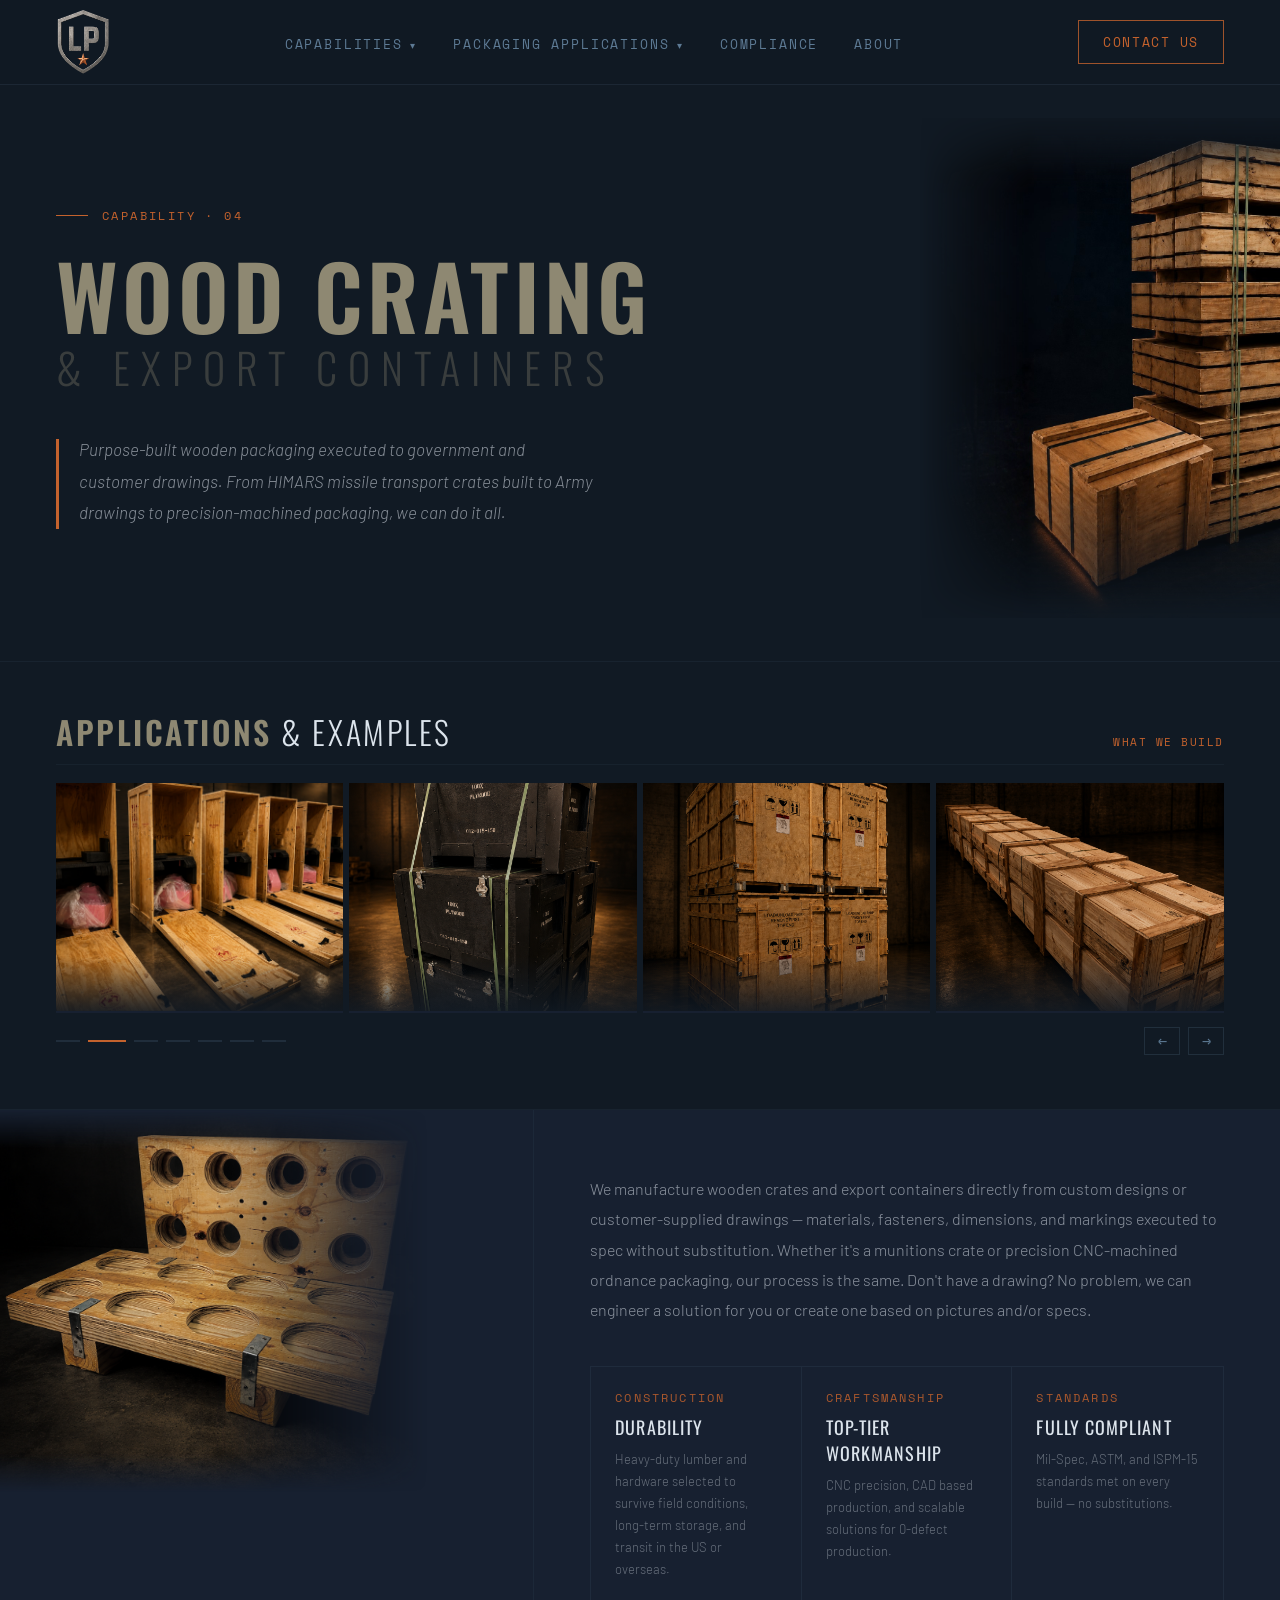
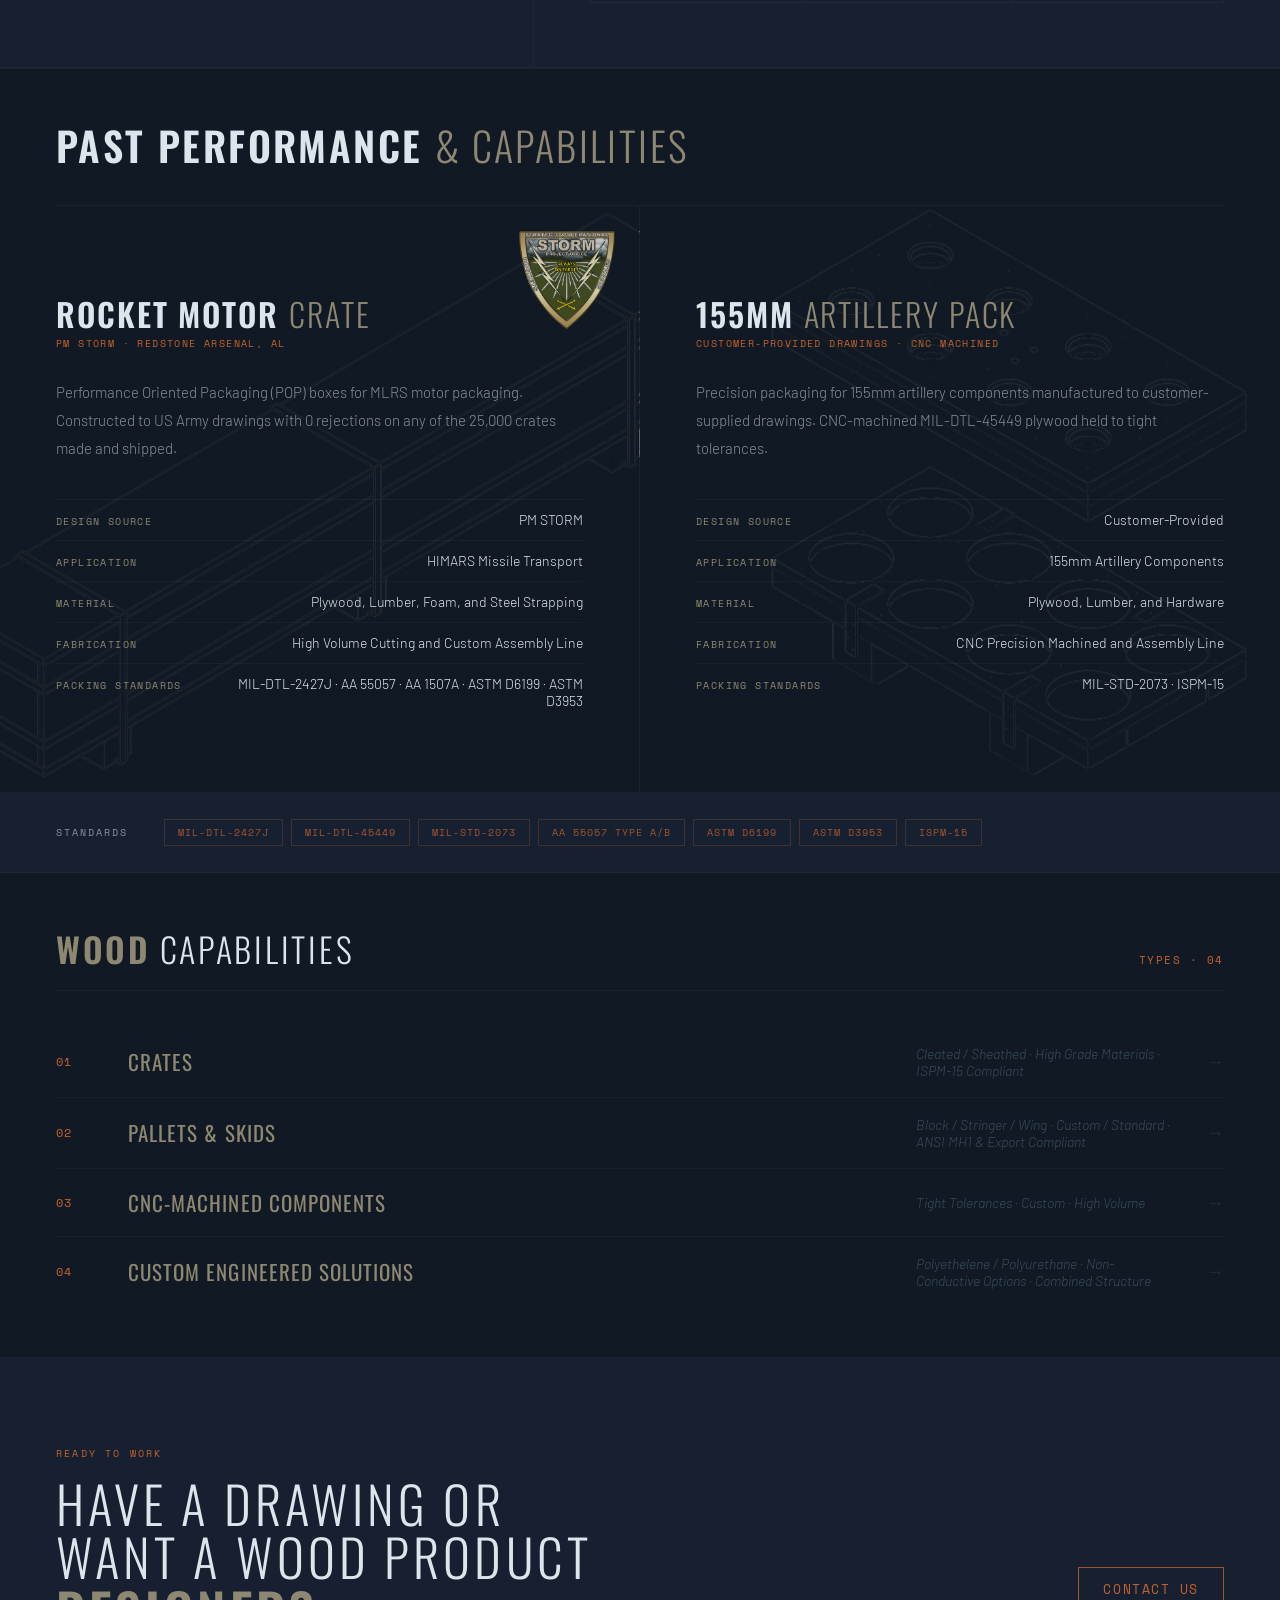
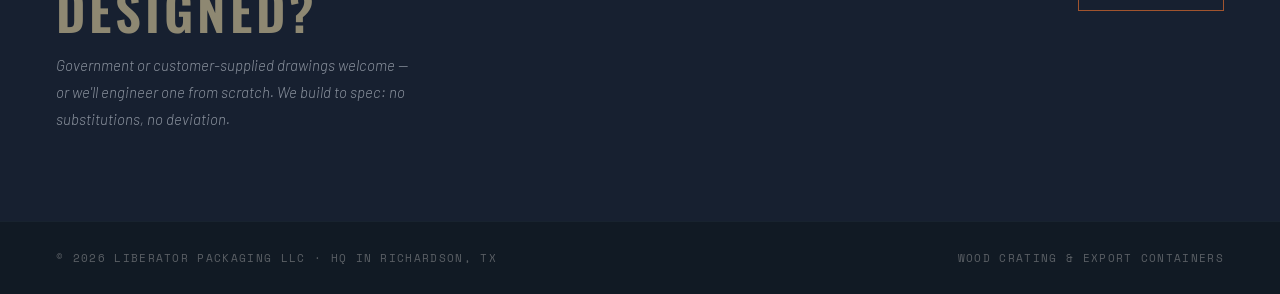
<file: wood-crating.html>
<!DOCTYPE html>
<html lang="en">
<head>
<meta charset="UTF-8">
<meta name="viewport" content="width=device-width, initial-scale=1.0">
<title>Wood Crating & Export Containers · Liberator Packaging</title>
<link rel="stylesheet" href="site.css">
<style>
/* HERO */
  .hero{
    padding:90px 56px 15px;
    border-bottom:1px solid rgba(93,122,148,.1);
    display:flex;align-items:center;gap:64px;
  }
  .hero-content{flex:1;min-width:900px;}
  .hero-image{flex:0 0 400px;width:100px;display:flex;align-items:center;justify-content:center;margin-right:300px;}
  .hero-image img{
    width:150%;height:auto;display:block;padding:28px 0px;
    -webkit-mask-image:linear-gradient(to right, transparent, black 18%, black 82%, transparent),
                       linear-gradient(to bottom, transparent, black 18%, black 70%, transparent),
                       linear-gradient(to top, transparent, black 0%, black 85%, transparent);
    -webkit-mask-composite:destination-in;
    mask-image:linear-gradient(to right, transparent, black 18%, black 82%, transparent),
               linear-gradient(to bottom, transparent, black 18%, black 70%, transparent),
               linear-gradient(to top, transparent, black 10%, black 85%, transparent);
    mask-composite:intersect;
  }
  .hero-tag{
    font-family:'Space Mono',monospace;font-size:12px;letter-spacing:.2em;
    color:var(--copper);text-transform:uppercase;margin-bottom:32px;
    display:flex;align-items:center;gap:14px;
  }
  .hero-tag::before{content:'';width:32px;height:1px;background:var(--copper);}
  .hero h1{
    font-family:'Oswald',sans-serif;font-weight:600;
    font-size:clamp(56px,8vw,88px);letter-spacing:.05em;
    line-height:.88;color:var(--stone);text-transform:uppercase;
    max-width:720px;margin-bottom:48px;
  }
  .hero h1 em{
    font-style:normal;font-weight:300;font-size:.48em;letter-spacing:.26em;
    color:rgba(142,136,114,.32);display:block;margin-top:16px;
  }
  .hero-desc{
    display:flex;gap:20px;align-items:flex-start;max-width:540px;
  }
  .hero-desc::before{content:'';flex:0 0 3px;height:90px;background:var(--copper);margin-top:5px;}
  .hero-desc p{font-size:17px;font-weight:300;line-height:1.85;color:var(--fog);font-style:italic;}

  /* SUMMARY */
  .summary{
    background:var(--bg2);
    border-bottom:1px solid rgba(93,122,148,.1);
    display:grid;
    grid-template-columns:1fr 1.4fr;
    overflow:hidden;
  }
  .summary-img-col{
    overflow:hidden;
  }
  .summary-img-col img{
    width:80%;height:auto;display:block;
    -webkit-mask-image:linear-gradient(to right, black 50%, transparent 100%),
                       linear-gradient(to bottom, transparent, black 10%, black 90%, transparent);
    -webkit-mask-composite:destination-in;
    mask-image:linear-gradient(to right, black 50%, transparent 100%),
               linear-gradient(to bottom, transparent, black 10%, black 90%, transparent);
    mask-composite:intersect;
  }
  .summary-text-col{
    padding:64px 56px;
    display:flex;flex-direction:column;justify-content:center;
    border-left:1px solid rgba(93,122,148,.08);
  }
  .section-tag{font-family:'Space Mono',monospace;font-size:11px;letter-spacing:.2em;color:var(--copper);text-transform:uppercase;margin-bottom:20px;}
  .summary-left h2{font-family:'Oswald',sans-serif;font-weight:300;font-size:38px;letter-spacing:.08em;color:var(--white);text-transform:uppercase;line-height:1.1;}
  .summary-left h2 strong{font-weight:600;color:var(--stone);}
  .summary-right>p,.summary-text-col>p{font-size:16px;font-weight:300;line-height:1.9;color:var(--fog);margin-bottom:40px;}
  .summary-pillars{
    display:grid;grid-template-columns:repeat(3,1fr);
    border:1px solid rgba(93,122,148,.12);
  }
  .pillar{
    padding:22px 24px;
    border-right:1px solid rgba(93,122,148,.12);
  }
  .pillar:last-child{border-right:none;}
  .pillar-label{font-family:'Space Mono',monospace;font-size:12px;font-weight:500;letter-spacing:.18em;color:var(--copper);text-transform:uppercase;margin-bottom:8px;opacity:0.85;}
  .pillar-val{font-family:'Oswald',sans-serif;font-weight:400;font-size:18px;letter-spacing:.06em;color:var(--white);text-transform:uppercase;margin-bottom:8px;}
  .pillar-desc{font-size:13px;font-weight:300;line-height:1.7;color:rgba(220,228,236,.4);}
.programs-header-eyebrow{
    font-family:'Space Mono',monospace;font-size:11px;letter-spacing:.22em;
    color:var(--copper);text-transform:uppercase;margin-bottom:12px;
  }
.capabilities{
    padding:50px 56px;
    border-bottom:1px solid rgba(93,122,148,.1);
  }
/* CTA */
  .cta{
    padding:88px 56px;
    display:flex;align-items:center;justify-content:space-between;gap:48px;flex-wrap:wrap;
    background:var(--bg2);
  }
  .cta-tag{font-family:'Space Mono',monospace;font-size:10px;letter-spacing:.22em;color:var(--copper);text-transform:uppercase;margin-bottom:16px;}
  .cta h2{font-family:'Oswald',sans-serif;font-weight:300;font-size:clamp(34px,4vw,52px);letter-spacing:.08em;color:var(--white);text-transform:uppercase;line-height:1.05;}
  .cta h2 strong{font-weight:600;color:var(--stone);}
  .cta p{font-size:15px;font-weight:300;color:var(--fog);max-width:360px;margin-top:14px;line-height:1.8;font-style:italic;}
/* PROGRAM BACKGROUNDS */
  #himars-program {
    background-image:
      linear-gradient(rgba(17,26,36,0.80), rgba(17,26,36,0.80)),
      url('/Images/Products/HIMARS%20Crate.svg');
    background-size: cover;
    background-position: center;
    background-repeat: no-repeat;
  }
  #himars-program:hover {
    background-image:
      linear-gradient(rgba(23,32,48,0.50), rgba(23,32,48,0.50)),
      url('/Images/Products/HIMARS%20Crate.svg');
    background-size: cover;
    background-position: center;
    background-repeat: no-repeat;
  }
  #artillery-program {
    background-image:
      linear-gradient(rgba(17,26,36,0.80), rgba(17,26,36,0.80)),
      url('/Images/Products/Artillery%20Assembly.svg');
    background-size: cover;
    background-position: center;
    background-repeat: no-repeat;
  }
  #artillery-program:hover {
    background-image:
      linear-gradient(rgba(23,32,48,0.50), rgba(23,32,48,0.50)),
      url('/Images/Products/Artillery%20Assembly.svg');
    background-size: cover;
    background-position: center;
    background-repeat: no-repeat;
  }

  /* APPLICATIONS SCROLL */
  .app-scroll-section{
    padding:54px 56px;
    border-bottom:1px solid rgba(93,122,148,.1);
  }
  .app-scroll-hd{
    display:flex;align-items:baseline;justify-content:space-between;
    margin-bottom:18px;padding-bottom:14px;
    border-bottom:1px solid rgba(93,122,148,.08);
  }
  .app-scroll-hd h2{
    font-family:'Oswald',sans-serif;font-weight:300;font-size:32px;
    letter-spacing:.08em;color:var(--white);text-transform:uppercase;line-height:1;
  }
  .app-scroll-hd h2 strong{font-weight:600;color:var(--stone);}
  .app-scroll-hd .app-count{
    font-family:'Space Mono',monospace;font-size:11px;letter-spacing:.14em;
    color:var(--copper);text-transform:uppercase;
  }
  .app-viewport{overflow:hidden;}
  .app-track{display:flex;gap:6px;will-change:transform;}
  .app-card{
    flex:0 0 calc(25% - 4.5px);
    height:230px;position:relative;overflow:hidden;background:var(--bg2);
    border-bottom:2px solid rgba(196,98,45,0);
    transition:border-color .3s;
  }
  .app-card:hover{border-bottom-color:var(--copper);}
  .app-card img{
    width:100%;height:100%;object-fit:cover;
    transition:filter .45s, transform .5s cubic-bezier(.25,.46,.45,.94);
  }
  .app-card:hover img{
    filter:grayscale(10%) contrast(106%) brightness(68%);
    transform:scale(1.05);
  }
  .app-card-lbl{
    position:absolute;bottom:0;left:0;right:0;
    padding:40px 14px 12px;
    background:linear-gradient(transparent,rgba(17,26,36,.86));
  }
  .app-card-lbl span{
    display:block;font-family:'Space Mono',monospace;font-size:9px;
    letter-spacing:.18em;color:rgba(196,98,45,.55);text-transform:uppercase;margin-bottom:3px;
    transition:color .3s;
  }
  .app-card-lbl strong{
    font-family:'Oswald',sans-serif;font-weight:400;font-size:15px;
    letter-spacing:.07em;color:rgba(220,228,236,.5);text-transform:uppercase;
    transition:color .3s;
  }
  .app-card:hover .app-card-lbl span{color:var(--copper);}
  .app-card:hover .app-card-lbl strong{color:var(--white);}
  .app-footer{display:flex;align-items:center;justify-content:space-between;margin-top:14px;}
  .app-dots{display:flex;gap:8px;}
  .app-dot{
    width:24px;height:2px;background:rgba(93,122,148,.2);
    border:none;cursor:pointer;transition:all .25s;padding:0;
  }
  .app-dot.on{background:var(--copper);width:38px;}
  .app-arrows{display:flex;gap:8px;}
  .app-arrow{
    font-family:'Space Mono',monospace;font-size:15px;
    background:none;border:1px solid rgba(93,122,148,.22);
    color:var(--steel);width:36px;height:28px;
    cursor:pointer;display:flex;align-items:center;justify-content:center;
    transition:all .2s;
  }
  .app-arrow:hover{border-color:rgba(196,98,45,.45);color:var(--copper);}

  /* ANIMATIONS */
to{opacity:1;transform:none;}

  @media(max-width:1024px){
    .hero{flex-direction:column;padding:110px 32px 40px;gap:32px;}
    .hero-content{min-width:0 !important;flex:1;}
    .hero-image{flex:none !important;width:100% !important;max-width:480px;margin:0 auto !important;}
    .summary{grid-template-columns:1fr !important;}
    .summary-img-col,.summary-left-img-col{display:none;}
    .summary-text-col{border-left:none !important;padding:48px 32px !important;}
    .summary-inner{grid-template-columns:1fr !important;gap:0 !important;}
    .summary-right{padding:0 !important;}
  }
  @media(max-width:768px){
    .hero{padding:90px 20px 32px;gap:24px;}
    .hero-image{display:none;}
    .hero h1{font-size:clamp(42px,12vw,72px);}
    .hero-desc{max-width:100%;}
    .hero-desc::before{height:60px;}
    .summary-text-col{padding:40px 20px !important;}
    .capabilities{padding:40px 20px;}
    .cta{padding:48px 20px;flex-direction:column !important;gap:24px;align-items:flex-start;}
    .programs-header{padding:32px 20px 0;}
    .program{padding:32px 20px;}
    .standards{padding:16px 20px;}
    .app-card{flex:0 0 calc(100% - 3px) !important;}
  }
</style>
</head>
<body>

<!-- NAV -->
<nav>
  <a href="index.html"><img class="nav-logo" src="../Images/Logo/Simple (Star) no bg.png" alt="Liberator Packaging"></a>
  <button class="nav-toggle" aria-label="Open navigation" aria-expanded="false"><span></span><span></span><span></span></button>
  <ul class="nav-links">
    <li class="has-dropdown">
      <a href="#">Capabilities</a>
      <ul class="nav-dropdown">
        <li><a href="corrugated-packaging.html">Corrugated Packaging</a></li>
        <li><a href="foam-cushioning.html">Foam &amp; Cushioning Systems</a></li>
        <li><a href="wood-crating.html">Wood Crating &amp; Export Containers</a></li>
        <li><a href="integrated-solutions.html">Engineered Integrated Solutions</a></li>
        <li><a href="assembly-kitting.html">Assembly &amp; Kitting</a></li>
      </ul>
    </li>
    <li class="has-dropdown">
      <a href="#">Packaging Applications</a>
      <ul class="nav-dropdown">
        <li><a href="drones.html">Drones</a></li>
        <li><a href="munitions.html">Munitions</a></li>
        <li><a href="manufactured-parts.html">Manufactured Parts</a></li>
        <li><a href="electronic-components.html">Electronic Components</a></li>
        <li><a href="custom-packaging-solutions.html">Custom Packaging Solutions</a></li>
      </ul>
    </li>
    <li><a href="compliance.html">Compliance</a></li>
    <li><a href="about.html">About</a></li>
    <a href="contact.html" class="nav-mobile-cta">Contact Us</a>
  </ul>
  <a href="contact.html" class="nav-cta">Contact Us</a>
</nav>

<!-- HERO -->
<section class="hero">
  <div class="hero-content">
    <div class="hero-tag r1">Capability · 04</div>
    <h1 class="r2">Wood Crating<em>&amp; Export Containers</em></h1>
    <div class="hero-desc r3">
      <p>Purpose-built wooden packaging executed to government and customer drawings. From HIMARS missile transport crates built to Army drawings to precision-machined packaging, we can do it all.</p>
    </div>
  </div>
  <div class="hero-image r3">
    <img src="../Images/POP Crates.png" alt="POP Crates">
  </div>
</section>

<!-- APPLICATIONS SCROLL -->
<section class="app-scroll-section">
  <div class="app-scroll-hd">
    <h2><strong>Applications</strong> &amp; Examples</h2>
    <span class="app-count">What We Build</span>
  </div>
  <div class="app-viewport">
    <div class="app-track" id="appTrack">
      <div class="app-card"><img src="../Images/Wood Crating/engine cradle.png" alt="engine cradle"><div class="app-card-lbl"><span></span><strong></strong></div></div>
      <div class="app-card"><img src="../Images/Wood Crating/staged crate.png" alt="medical device crates"><div class="app-card-lbl"><span></span><strong></strong></div></div>
      <div class="app-card"><img src="../Images/Wood Crating/black boxes.png" alt="black bit boxes"><div class="app-card-lbl"><span></span><strong></strong></div></div>
      <div class="app-card"><img src="../Images/Wood Crating/large crates.png" alt="export crates"><div class="app-card-lbl"><span></span><strong></strong></div></div>
      <div class="app-card"><img src="../Images/Wood Crating/long crates.png" alt="propeller blade crate"><div class="app-card-lbl"><span></span><strong></strong></div></div>
      <div class="app-card"><img src="../Images/Wood Crating/stacked parts.png" alt="engine cradles"><div class="app-card-lbl"><span></span><strong></strong></div></div>
      <div class="app-card"><img src="../Images/Wood Crating/POP Crates.png" alt="POP Crates"><div class="app-card-lbl"><span></span><strong></strong></div></div>
    </div>
  </div>
  <div class="app-footer">
    <div class="app-dots" id="appDots"></div>
    <div class="app-arrows">
      <button class="app-arrow" id="appPrev">&#8592;</button>
      <button class="app-arrow" id="appNext">&#8594;</button>
    </div>
  </div>
</section>

<!-- SUMMARY -->
<section class="summary">
  <div class="summary-img-col">
    <img src="Images/artillery crate.png" alt="artillery packaging">
  </div>
  <div class="summary-text-col">
    <p>We manufacture wooden crates and export containers directly from custom designs or customer-supplied drawings — materials, fasteners, dimensions, and markings executed to spec without substitution. Whether it's a munitions crate or precision CNC-machined ordnance packaging, our process is the same. Don't have a drawing? No problem, we can engineer a solution for you or create one based on pictures and/or specs.</p>
    <div class="summary-pillars">
      <div class="pillar">
        <div class="pillar-label">Construction</div>
        <div class="pillar-val">Durability</div>
        <div class="pillar-desc">Heavy-duty lumber and hardware selected to survive field conditions, long-term storage, and transit in the US or overseas.</div>
      </div>
      <div class="pillar">
        <div class="pillar-label">Craftsmanship</div>
        <div class="pillar-val">Top-Tier Workmanship</div>
        <div class="pillar-desc">CNC precision, CAD based production, and scalable solutions for 0-defect production.</div>
      </div>
      <div class="pillar">
        <div class="pillar-label">Standards</div>
        <div class="pillar-val">Fully Compliant</div>
        <div class="pillar-desc">Mil-Spec, ASTM, and ISPM-15 standards met on every build — no substitutions.</div>
      </div>
    </div>
  </div>
</section>

<!-- PROGRAMS HEADER -->
<div class="programs-header">
  <h2>Past Performance <span>&amp; Capabilities</span></h2>
</div>

<!-- TWO PROGRAMS -->
<div class="programs">

  <div class="program" id="himars-program">
    <img class="prog-badge" src="../Images/PM_STORM.png" alt="PM STORM">
    <div class="prog-eyebrow"></div>
    <h2>Rocket Motor <span>Crate</span></h2>
    <div class="prog-ref">PM STORM · Redstone Arsenal, AL</div>
    <p>Performance Oriented Packaging (POP) boxes for MLRS motor packaging. Constructed to US Army drawings with 0 rejections on any of the 25,000 crates made and shipped.</p>
    <ul class="spec-list">
      <li><span class="spec-k">Design Source</span><span class="spec-v">PM STORM</span></li>
      <li><span class="spec-k">Application</span><span class="spec-v">HIMARS Missile Transport</span></li>
      <li><span class="spec-k">Material</span><span class="spec-v">Plywood, Lumber, Foam, and Steel Strapping</span></li>
      <li><span class="spec-k">Fabrication</span><span class="spec-v">High Volume Cutting and Custom Assembly Line</span></li>
      <li><span class="spec-k">Packing Standards</span><span class="spec-v">MIL-DTL-2427J · AA 55057 · AA 1507A · ASTM D6199 · ASTM D3953</span></li>
    </ul>
  </div>

  <div class="program" id="artillery-program">
    <div class="prog-eyebrow"></div>
    <h2>155mm <span>Artillery Pack</span></h2>
    <div class="prog-ref">Customer-Provided Drawings · CNC Machined</div>
    <p>Precision packaging for 155mm artillery components manufactured to customer-supplied drawings. CNC-machined MIL-DTL-45449 plywood held to tight tolerances.</p>
    <ul class="spec-list">
      <li><span class="spec-k">Design Source</span><span class="spec-v">Customer-Provided</span></li>
      <li><span class="spec-k">Application</span><span class="spec-v">155mm Artillery Components</span></li>
      <li><span class="spec-k">Material</span><span class="spec-v">Plywood, Lumber, and Hardware</span></li>
      <li><span class="spec-k">Fabrication</span><span class="spec-v">CNC Precision Machined and Assembly Line</span></li>
      <li><span class="spec-k">Packing Standards</span><span class="spec-v">MIL-STD-2073 · ISPM-15</span></li>
    </ul>
  </div>

</div>

<!-- STANDARDS -->
<div class="standards">
  <span class="std-label">Standards</span>
  <div class="std-list">
    <span class="std hi">MIL-DTL-2427J</span>
    <span class="std hi">MIL-DTL-45449</span>
    <span class="std hi">MIL-STD-2073</span>
    <span class="std hi">AA 55057 Type A/B</span>
    <span class="std hi">ASTM D6199</span>
    <span class="std hi">ASTM D3953</span>
    <span class="std hi">ISPM-15</span>
  </div>
</div>

<!-- CAPABILITIES -->
<section class="capabilities">
  <div class="cap-header">
    <h2><strong>Wood</strong> Capabilities</h2>
    <span>Types · 04</span>
  </div>
  <div class="cap-row">
    <span class="cap-num">01</span>
    <span class="cap-name">Crates</span>
    <span class="cap-detail">Cleated / Sheathed · High Grade Materials · ISPM-15 Compliant</span>
    <span class="cap-arr">→</span>
  </div>
  <div class="cap-row">
    <span class="cap-num">02</span>
    <span class="cap-name">Pallets &amp; Skids</span>
    <span class="cap-detail">Block / Stringer / Wing · Custom / Standard · ANSI MH1 & Export Compliant </span>
    <span class="cap-arr">→</span>
  </div>
  <div class="cap-row">
    <span class="cap-num">03</span>
    <span class="cap-name">CNC-Machined Components</span>
    <span class="cap-detail">Tight Tolerances · Custom · High Volume</span>
    <span class="cap-arr">→</span>
  </div>
  <div class="cap-row">
    <span class="cap-num">04</span>
    <span class="cap-name">Custom Engineered Solutions</span>
    <span class="cap-detail">Polyethelene / Polyurethane · Non-Conductive Options · Combined Structure</span>
    <span class="cap-arr">→</span>
  </div>
</section>

<!-- CTA -->
<section class="cta">
  <div>
    <div class="cta-tag">Ready to work</div>
    <h2>Have a drawing or<br>want a wood product <br><strong>designed?</strong></h2>
    <p>Government or customer-supplied drawings welcome — or we'll engineer one from scratch. We build to spec: no substitutions, no deviation.</p>
  </div>
  <a href="#" class="nav-cta">Contact Us</a>
</section>

<footer>
  <span>© 2026 Liberator Packaging LLC · HQ in Richardson, TX</span>
  <span>Wood Crating &amp; Export Containers</span>
</footer>

<script>
(function(){
  var track=document.getElementById('appTrack');
  var dotsEl=document.getElementById('appDots');
  var origCards=[].slice.call(track.querySelectorAll('.app-card'));
  var n=origCards.length;
  var cur=0,busy=false,timer,tx=0;

  origCards.slice(0,4).forEach(function(c){track.appendChild(c.cloneNode(true));});

  for(var i=0;i<n;i++){
    var d=document.createElement('button');
    d.className='app-dot'+(i===0?' on':'');
    d.setAttribute('aria-label','Item '+(i+1));
    (function(idx){d.onclick=function(){go(idx);};})(i);
    dotsEl.appendChild(d);
  }

  function cardStep(){return track.querySelector('.app-card').offsetWidth+6;}

  function updateDots(idx){
    dotsEl.querySelectorAll('.app-dot').forEach(function(d,i){
      d.classList.toggle('on',i===idx%n);
    });
  }

  function go(idx){
    if(busy)return;
    busy=true;cur=idx;
    track.style.transition='transform .65s cubic-bezier(.25,.46,.45,.94)';
    track.style.transform='translateX(-'+(cur*cardStep())+'px)';
    updateDots(cur);
    clearInterval(timer);
  }

  track.addEventListener('transitionend',function(){
    busy=false;
    if(cur>=n){
      track.style.transition='none';cur=0;
      track.style.transform='translateX(0)';
      updateDots(0);
    }
    reset();
  });

  function reset(){
    clearInterval(timer);
    timer=setInterval(function(){go(cur+1);},1750);
  }

  document.getElementById('appPrev').onclick=function(){if(cur>0)go(cur-1);};
  document.getElementById('appNext').onclick=function(){go(cur+1);};

  track.addEventListener('touchstart',function(e){tx=e.touches[0].clientX;},{passive:true});
  track.addEventListener('touchend',function(e){
    var dx=e.changedTouches[0].clientX-tx;
    if(Math.abs(dx)>40){if(dx<0)go(cur+1);else if(cur>0)go(cur-1);}
  },{passive:true});

  reset();
})();
</script>
<script src="site.js" defer></script>
</body>
</html>
</file>
<file: site.css>
/* ═══════════════════════════════════════════════
   site.css — Liberator Packaging
   Shared styles + responsive breakpoints
═══════════════════════════════════════════════ */

/* ── FONTS ── */
@import url('https://fonts.googleapis.com/css2?family=Oswald:wght@300;400;500;600&family=Space+Mono:wght@400;700&family=Barlow:ital,wght@0,200;0,300;0,400;1,200;1,300&display=swap');

/* ── RESET ── */
*{margin:0;padding:0;box-sizing:border-box;}

/* ── DESIGN TOKENS ── */
:root{
  --bg:#111a24;--bg2:#172030;
  --copper:#c4622d;--copper2:#d97840;
  --stone:#8e8872;--steel:#5d7a94;
  --white:#dce4ec;--fog:rgba(220,228,236,0.58);
}

/* ── BODY ── */
body{background:var(--bg);color:var(--white);font-family:'Barlow',sans-serif;overflow-x:hidden;font-size:18px;}

/* ── NAV ── */
nav{
  position:fixed;top:0;left:0;right:0;z-index:200;
  display:flex;align-items:center;justify-content:space-between;
  padding:10px 56px;
  background:#111a24f2;
  border-bottom:1px solid rgba(93,122,148,0.15);
  backdrop-filter:blur(10px);
}
.nav-logo{height:64px;width:auto;display:block;}
.nav-links{display:flex;gap:36px;list-style:none;}
.nav-links a{font-family:'Space Mono',monospace;font-size:13px;letter-spacing:.14em;color:rgba(93,122,148,1.0);text-decoration:none;text-transform:uppercase;transition:color .2s;}
.nav-links a:hover,.nav-links a.active{color:var(--white);}
.nav-cta{font-family:'Space Mono',monospace;font-size:13px;letter-spacing:.12em;color:var(--copper);border:1px solid rgba(196,98,45,.8);padding:11px 24px;text-decoration:none;text-transform:uppercase;transition:all .25s;}
.nav-cta:hover{background:rgba(196,98,45,.12);}

/* ── NAV DROPDOWN ── */
.nav-links li{position:relative;}
.has-dropdown>a::after{content:' ▾';font-size:10px;}
.nav-dropdown{
  display:none;position:absolute;top:100%;left:12px;margin-top:8px;
  background:rgba(17,26,36,0.97);
  border:1px solid rgba(93,122,148,.2);border-top:2px solid var(--copper);
  min-width:210px;list-style:none;backdrop-filter:blur(10px);z-index:300;
}
.has-dropdown:hover .nav-dropdown{display:block;}
.nav-dropdown::before{content:'';position:absolute;top:-8px;left:0;right:0;height:8px;}
.nav-dropdown li a{
  display:block;padding:12px 18px;
  font-family:'Space Mono',monospace;font-size:11px;letter-spacing:.14em;
  color:rgba(93,122,148,1.0);text-decoration:none;text-transform:uppercase;
  border-bottom:1px solid rgba(93,122,148,.1);transition:color .2s,background .2s;
}
.nav-dropdown li:last-child a{border-bottom:none;}
.nav-dropdown li a:hover{color:var(--white);background:rgba(93,122,148,.08);}
.nav-mobile-cta{display:none;}

/* ── HAMBURGER BUTTON ── */
.nav-toggle{
  display:none;
  flex-direction:column;justify-content:center;gap:5px;
  background:none;border:none;cursor:pointer;
  padding:8px;z-index:210;flex-shrink:0;
}
.nav-toggle span{
  width:24px;height:2px;background:var(--white);display:block;
  transition:transform .28s ease,opacity .28s ease;
  transform-origin:center;
}
.nav-toggle.open span:nth-child(1){transform:rotate(45deg) translate(5px,5px);}
.nav-toggle.open span:nth-child(2){opacity:0;}
.nav-toggle.open span:nth-child(3){transform:rotate(-45deg) translate(5px,-5px);}

/* ── FOOTER ── */
footer{
  display:flex;justify-content:space-between;align-items:center;
  padding:28px 56px;flex-wrap:wrap;gap:12px;
  border-top:1px solid rgba(93,122,148,.1);
}
footer span{font-family:'Space Mono',monospace;font-size:11px;letter-spacing:.12em;color:rgba(180,180,180,.45);text-transform:uppercase;}

/* ── ANIMATIONS ── */
@keyframes rise{from{opacity:0;transform:translateY(20px);}to{opacity:1;transform:none;}}
.r1{animation:rise .9s ease .1s both;}
.r2{animation:rise .9s ease .25s both;}
.r3{animation:rise .9s ease .4s both;}
.r4{animation:rise .9s ease .55s both;}
.r5{animation:rise .9s ease .7s both;}

/* ═══════════════════════════════════════════════
   SHARED COMPONENTS (product/capability pages)
═══════════════════════════════════════════════ */

/* ── PROGRAMS / PAST PERFORMANCE CARDS ── */
.programs-header{padding:56px 56px 0;border-top:1px solid rgba(93,122,148,.1);}
.programs-header h2{font-family:'Oswald',sans-serif;font-weight:600;font-size:40px;letter-spacing:.06em;color:var(--white);text-transform:uppercase;line-height:1;padding-bottom:40px;border-bottom:1px solid rgba(93,122,148,.1);}
.programs-header h2 span{font-weight:300;color:var(--stone);}
.programs{display:grid;grid-template-columns:1fr 1fr;border-bottom:1px solid rgba(93,122,148,.1);}
.program{padding:72px 56px;border-right:1px solid rgba(93,122,148,.1);position:relative;transition:background .25s;}
.program:last-child{border-right:none;}
.program::after{content:'';position:absolute;top:0;left:0;right:0;height:2px;background:var(--copper);transform:scaleX(0);transform-origin:left;transition:transform .4s ease;}
.program:hover::after{transform:scaleX(1);}
.program:hover{background:rgba(23,32,48,.4);}
.prog-badge{position:absolute;top:24px;right:24px;height:100px;width:auto;opacity:0.85;}
.prog-eyebrow{font-family:'Space Mono',monospace;font-size:10px;letter-spacing:.22em;color:var(--steel);text-transform:uppercase;margin-bottom:20px;opacity:.7;}
.program h2{font-family:'Oswald',sans-serif;font-weight:600;font-size:32px;letter-spacing:.06em;color:var(--white);text-transform:uppercase;margin-bottom:6px;line-height:1;}
.program h2 span{font-weight:300;color:var(--stone);}
.prog-ref{font-family:'Space Mono',monospace;font-size:10px;letter-spacing:.14em;color:var(--copper);font-weight:400;text-transform:uppercase;margin-bottom:28px;}
.program p{font-size:15px;font-weight:300;line-height:1.85;color:var(--fog);margin-bottom:36px;}

/* ── SPEC LIST ── */
.spec-list{list-style:none;border-top:1px solid rgba(93,122,148,.1);}
.spec-list li{display:flex;justify-content:space-between;align-items:baseline;padding:11px 0;border-bottom:1px solid rgba(93,122,148,.07);gap:20px;}
.spec-list li:last-child{border-bottom:none;}
.spec-k{font-family:'Space Mono',monospace;font-size:10px;letter-spacing:.14em;color:var(--stone);text-transform:uppercase;white-space:nowrap;flex-shrink:0;}
.spec-v{font-size:14px;font-weight:300;color:var(--white);text-align:right;}

/* ── STANDARDS STRIP ── */
.standards{padding:26px 56px;display:flex;align-items:center;gap:36px;flex-wrap:wrap;background:var(--bg2);border-bottom:1px solid rgba(93,122,148,.1);}
.std-label{font-family:'Space Mono',monospace;font-size:10px;letter-spacing:.2em;color:var(--fog);text-transform:uppercase;white-space:nowrap;}
.std-list{display:flex;gap:8px;flex-wrap:wrap;}
.std{font-family:'Space Mono',monospace;font-size:10px;letter-spacing:.1em;color:rgba(142,136,114,.65);border:1px solid rgba(142,136,114,.16);padding:5px 13px;text-transform:uppercase;}
.std.hi{color:rgba(196,98,45,.8);border-color:rgba(196,98,45,.25);}

/* ── CAPABILITIES LIST ── */
.cap-header{display:flex;align-items:baseline;justify-content:space-between;margin-bottom:36px;padding-bottom:16px;border-bottom:1px solid rgba(93,122,148,.1);}
.cap-header h2{font-family:'Oswald',sans-serif;font-weight:300;font-size:34px;letter-spacing:.08em;color:var(--white);text-transform:uppercase;}
.cap-header h2 strong{font-weight:600;color:var(--stone);}
.cap-header span{font-family:'Space Mono',monospace;font-size:11px;letter-spacing:.14em;color:var(--copper);text-transform:uppercase;}
.cap-row{display:grid;grid-template-columns:48px 1fr 260px 24px;align-items:center;gap:24px;padding:18px 0;border-bottom:1px solid rgba(93,122,148,.07);transition:all .15s;}
.cap-row:last-child{border-bottom:none;}
.cap-row:hover .cap-name{color:var(--white);}
.cap-row:hover .cap-detail{color:var(--white);}
.cap-row:hover .cap-arr{opacity:1;color:var(--copper);}
.cap-num{font-family:'Space Mono',monospace;font-size:12px;color:var(--copper);letter-spacing:.1em;}
.cap-name{font-family:'Oswald',sans-serif;font-weight:400;font-size:21px;letter-spacing:.05em;color:var(--stone);text-transform:uppercase;transition:color .15s;}
.cap-detail{font-size:14px;font-weight:300;color:rgba(93,122,148,.5);font-style:italic;}
.cap-arr{font-size:18px;color:var(--steel);opacity:.2;transition:all .15s;justify-self:end;}

/* ═══════════════════════════════════════════════
   RESPONSIVE — TABLET (≤1024px)
═══════════════════════════════════════════════ */
@media(max-width:1024px){
  nav{padding:10px 32px;}
  footer{padding:24px 32px;}

  .hero{flex-direction:column !important;padding:110px 32px 40px !important;}
  .hero *{min-width:0 !important;}
  .hero-image{display:none;}

  .summary{grid-template-columns:1fr !important;}
  .summary-img-col{display:none;}
  .summary-text-col{border-left:none !important;padding:40px 24px !important;}
  .summary-inner{grid-template-columns:1fr !important;}
  .summary-pillars{grid-template-columns:1fr !important;}

  /* programs */
  .programs-header{padding:48px 32px 0;}
  .programs-header h2{font-size:32px;}
  .programs{grid-template-columns:1fr;}
  .program{border-right:none;border-bottom:1px solid rgba(93,122,148,.1);padding:48px 40px;}
  .program:last-child{border-bottom:none;}

  /* standards */
  .standards{padding:20px 32px;}

  /* spec list */
  .spec-list li{gap:12px;}
}

/* ═══════════════════════════════════════════════
   RESPONSIVE — MOBILE (≤768px)
═══════════════════════════════════════════════ */
@media(max-width:768px){

  /* ── MOBILE NAV ── */
  nav{padding:10px 20px;}
  .nav-logo{height:48px;}
  .nav-toggle{display:flex;}

  .hero{flex-direction:column !important;padding:110px 32px 40px !important;}
  .hero *{min-width:0 !important;}
  .hero-image{display:none;}

  .summary{grid-template-columns:1fr !important;}
  .summary-img-col{display:none;}
  .summary-text-col{border-left:none !important;padding:40px 24px !important;}
  .summary-inner{grid-template-columns:1fr !important;}
  .summary-pillars{grid-template-columns:1fr !important;}

  /* desktop links → slide-down panel */
  /* position:absolute rather than fixed because backdrop-filter on nav
     creates a containing block, making fixed children relative to the nav bar */
  .nav-links{
    display:none;
    position:absolute;top:100%;left:0;right:0;
    height:calc(100vh - 100%);
    flex-direction:column;
    padding:16px 0 40px;
    background:rgba(17,26,36,0.99);
    z-index:199;gap:0;
    overflow-y:auto;
  }
  .nav-links.open{display:flex;}
  .body-menu-open{overflow:hidden;}

  /* top-level mobile links */
  .nav-links>li>a{
    display:block;padding:14px 24px;
    font-size:14px;letter-spacing:.1em;
    color:rgba(220,228,236,.9);
    border-bottom:1px solid rgba(93,122,148,.1);
  }
  .nav-links>li:last-child>a{border-bottom:none;}

  /* mobile dropdowns — always visible, indented */
  .has-dropdown>a::after{content:' ▾';}
  .nav-dropdown{
    display:block;position:static;
    margin:0;border:none;border-top:none;
    background:rgba(23,32,48,.6);
    backdrop-filter:none;min-width:auto;
  }
  .nav-dropdown li a{
    padding:10px 24px 10px 36px;
    font-size:11px;border-bottom:none;
    color:rgba(93,122,148,.9);
  }
  .nav-dropdown li a:hover{background:rgba(93,122,148,.06);color:var(--white);}

  /* hide desktop CTA button */
  nav>.nav-cta{display:none;}

  /* CTA inside mobile menu */
  .nav-mobile-cta{
    display:block !important;
    margin:24px 24px 0;
    font-family:'Space Mono',monospace;font-size:12px;letter-spacing:.12em;
    color:var(--copper);border:1px solid rgba(196,98,45,.7);
    padding:14px 20px;text-decoration:none;text-transform:uppercase;
    text-align:center;
  }

  /* ── SHARED FOOTER ── */
  footer{flex-direction:column;text-align:center;padding:24px 20px;gap:8px;}

  /* ── SHARED PROGRAMS ── */
  .programs-header{padding:32px 24px 0;}
  .programs-header h2{font-size:26px;padding-bottom:24px;}
  .programs{grid-template-columns:1fr;}
  .program{padding:36px 24px;border-right:none;border-bottom:1px solid rgba(93,122,148,.1);}
  .program:last-child{border-bottom:none;}
  .prog-badge{height:64px;top:16px;right:16px;}

  /* ── SHARED SPEC LIST ── */
  .spec-list li{flex-direction:column;gap:4px;padding:12px 0;}
  .spec-v{text-align:left;}

  /* ── SHARED STANDARDS ── */
  .standards{padding:20px 24px;gap:16px;}

  /* ── SHARED CAPABILITIES ROW ── */
  .cap-row{grid-template-columns:36px 1fr 20px;gap:12px;}
  .cap-detail{display:none;}
}
</file>
